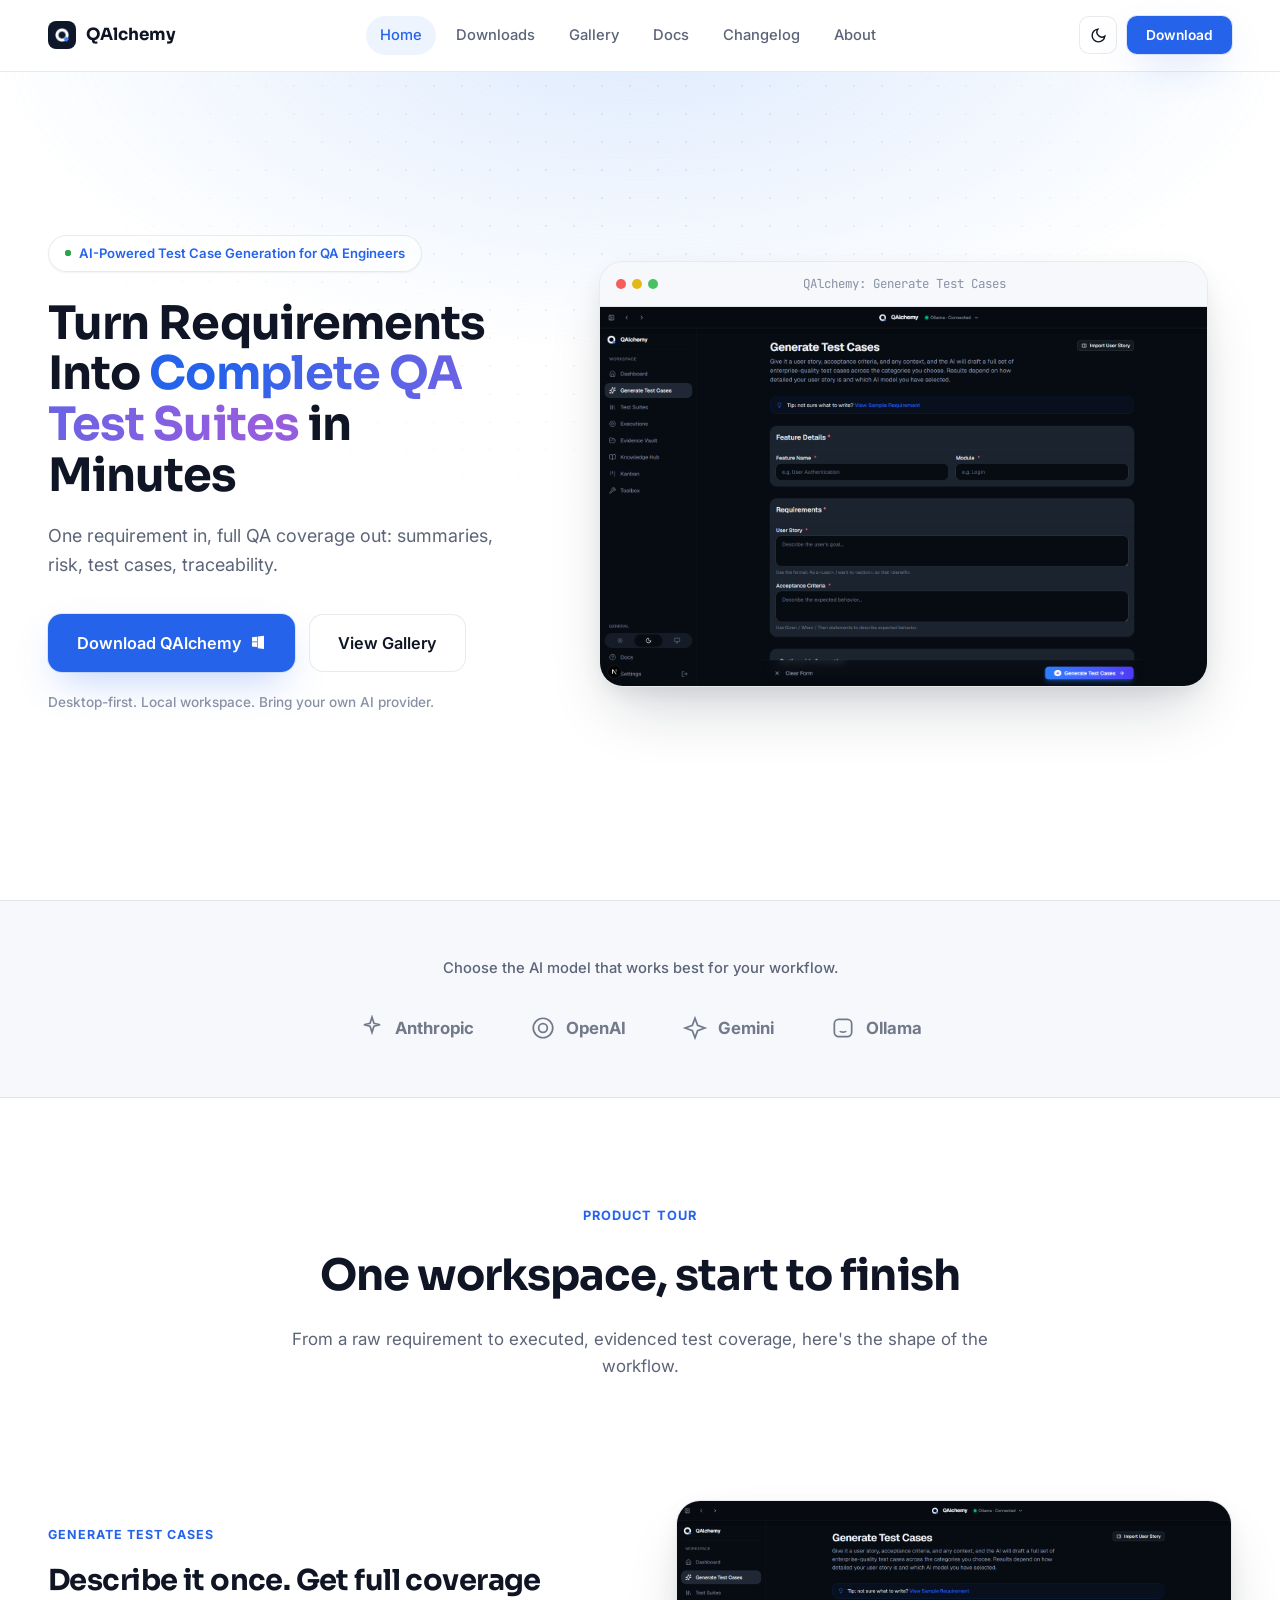
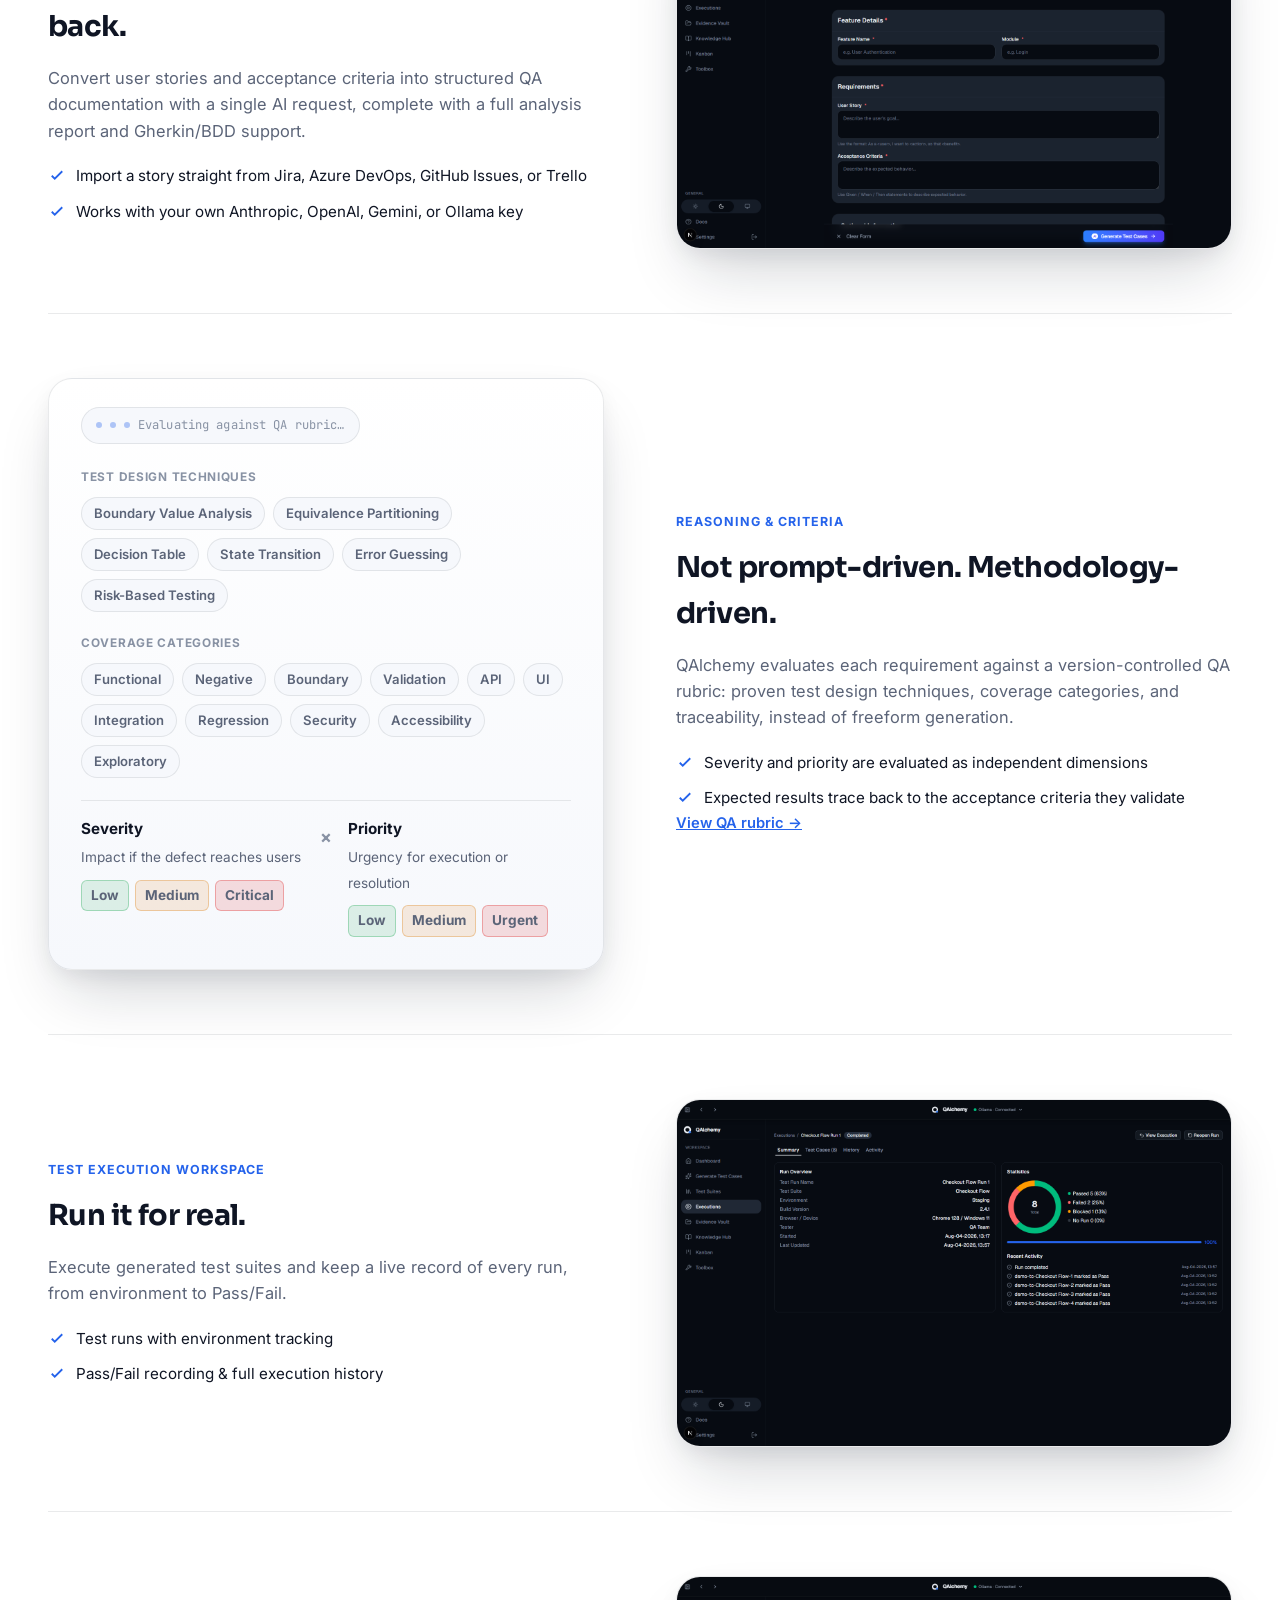
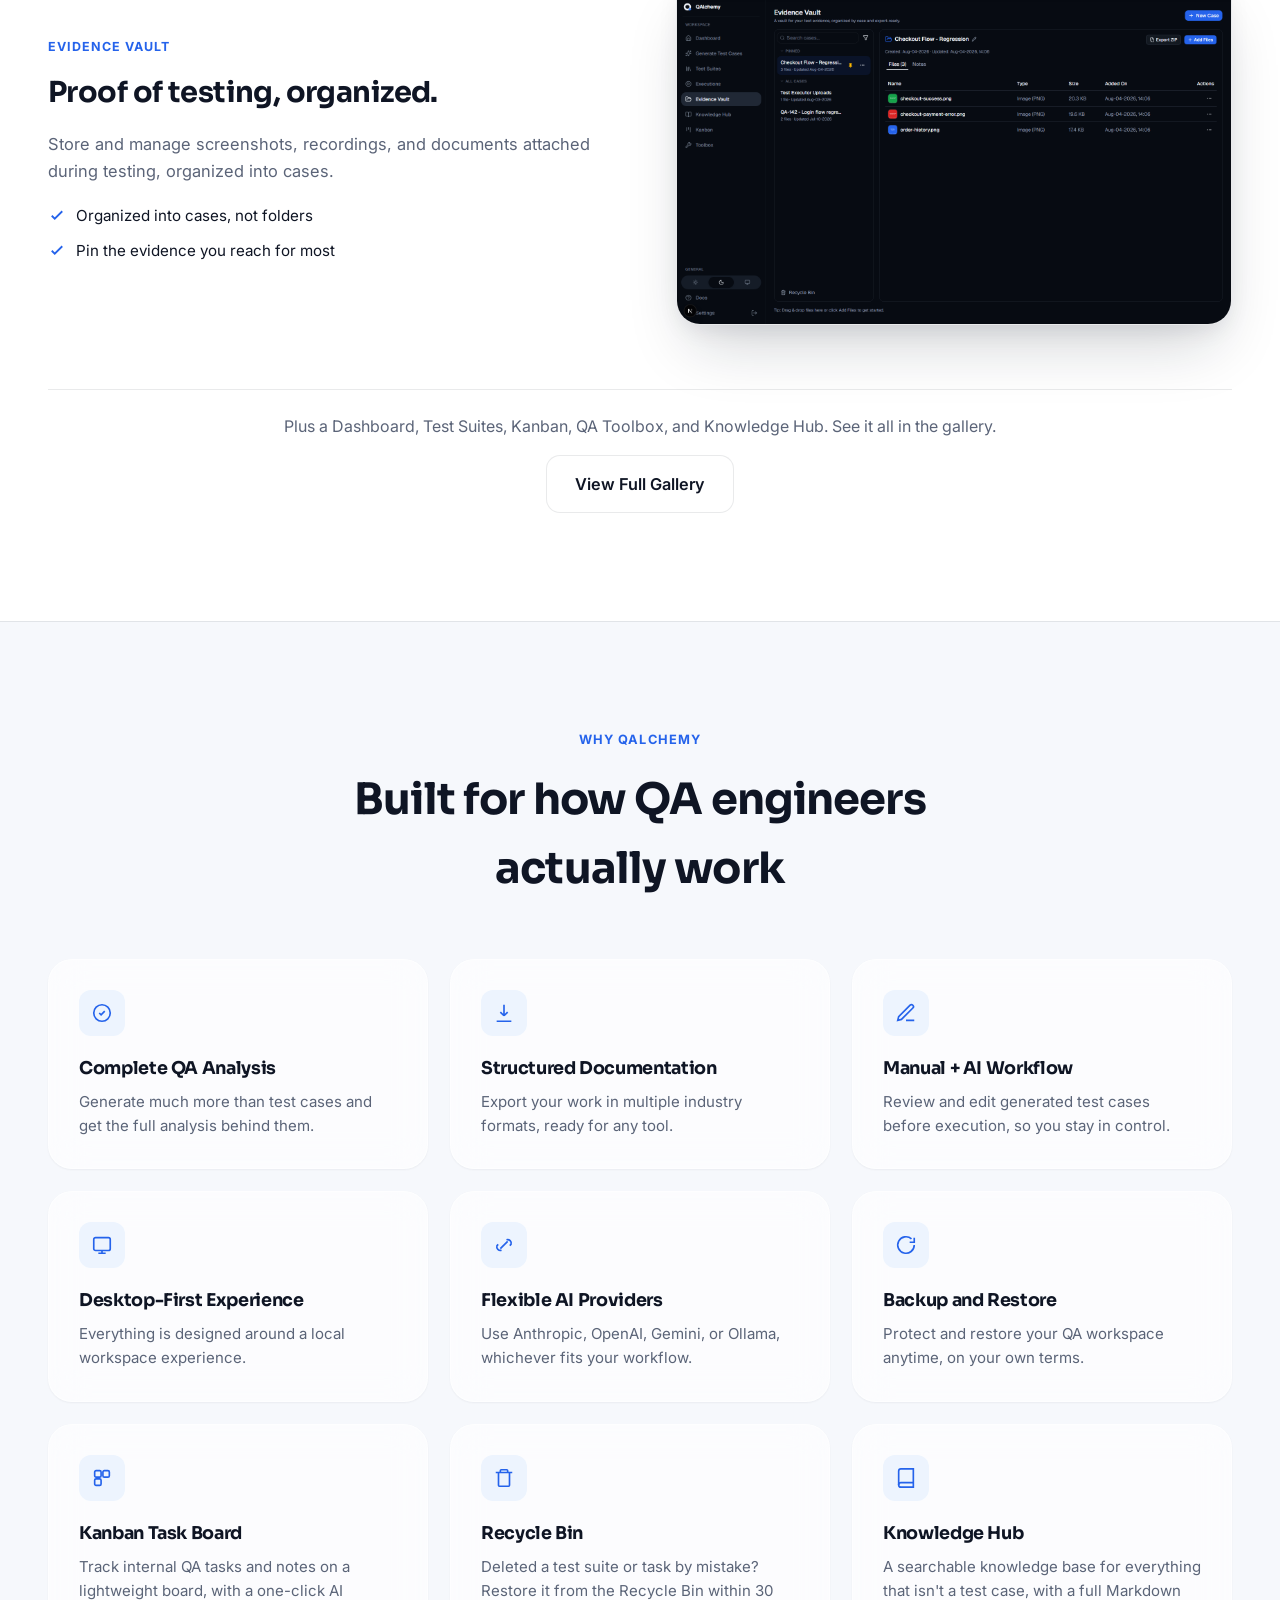
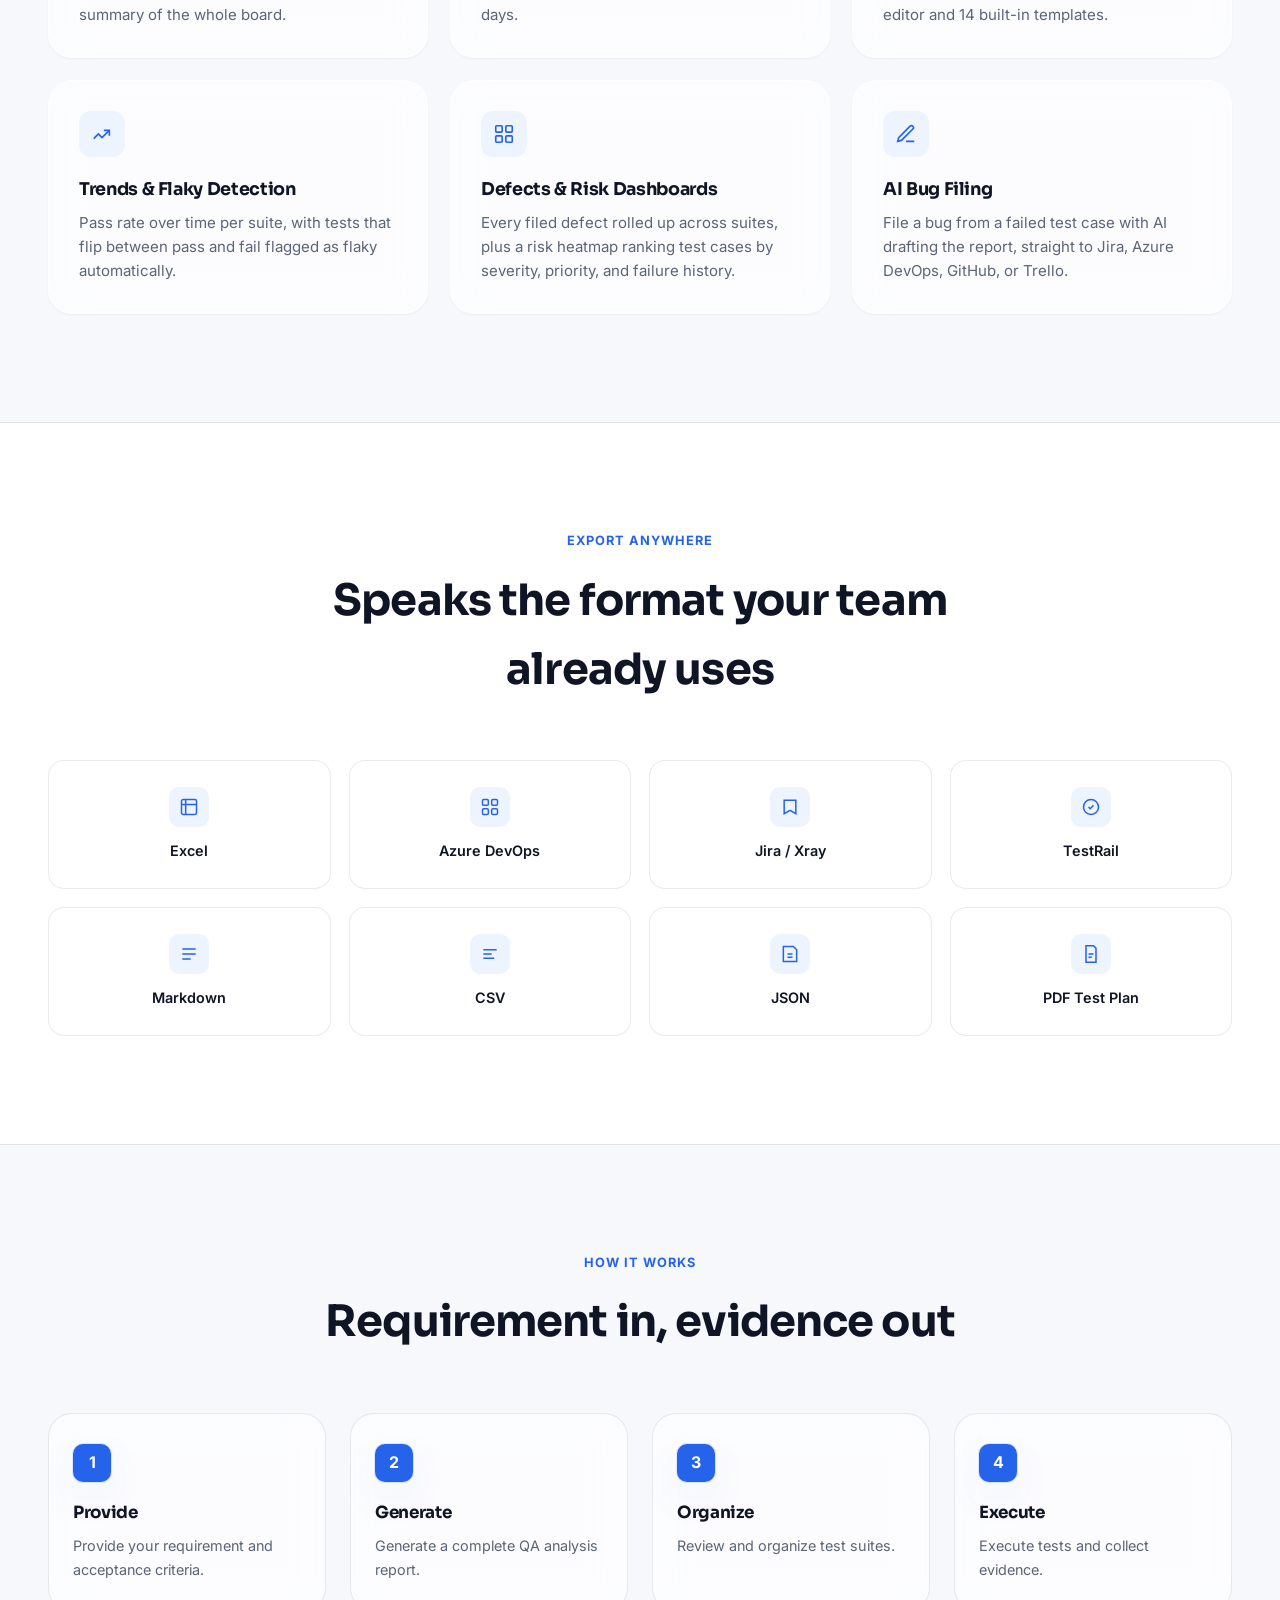
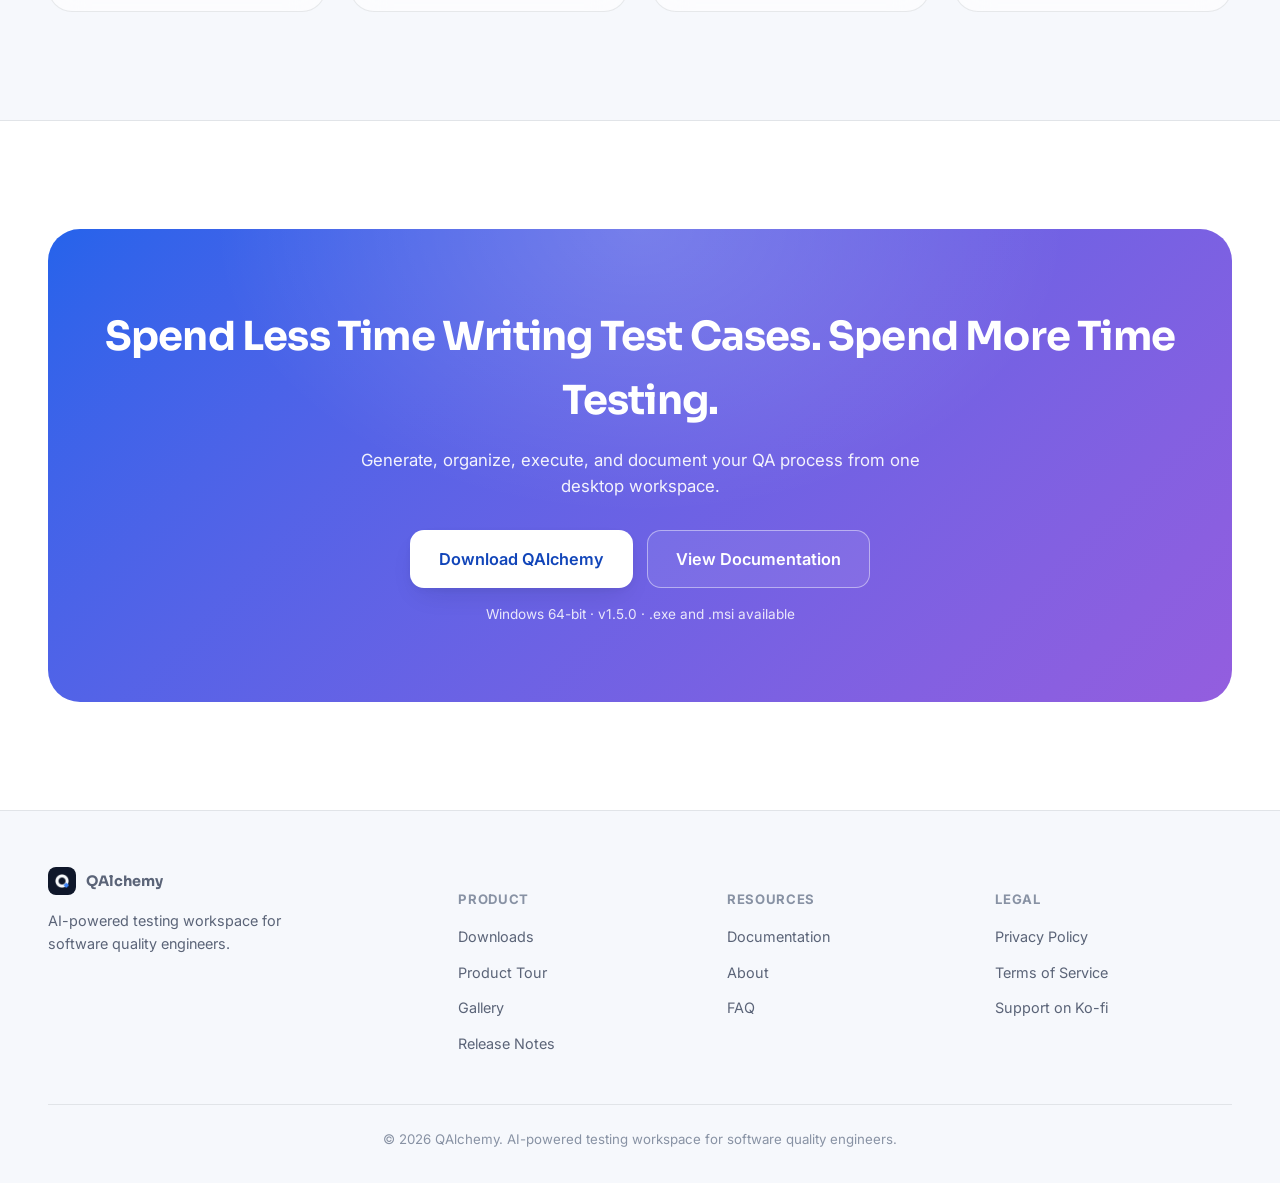
<file: index.html>
<!DOCTYPE html>
<html lang="en">
<head>
<meta charset="UTF-8">
<meta name="viewport" content="width=device-width, initial-scale=1">
<title>QAlchemy: Turn Requirements Into Complete QA Test Suites</title>
<meta name="description" content="QAlchemy turns user stories into complete QA test suites: requirement summaries, risk assessments, test cases, and traceability matrices. A local desktop workspace, any AI provider.">
<link rel="canonical" href="https://qalchemy.vercel.app/">
<meta property="og:type" content="website">
<meta property="og:site_name" content="QAlchemy">
<meta property="og:title" content="QAlchemy: Turn Requirements Into Complete QA Test Suites">
<meta property="og:description" content="QAlchemy turns user stories into complete QA test suites: requirement summaries, risk assessments, test cases, and traceability matrices. A local desktop workspace, any AI provider.">
<meta property="og:url" content="https://qalchemy.vercel.app/">
<meta property="og:image" content="https://qalchemy.vercel.app/assets/screenshots/dashboard.png">
<meta name="twitter:card" content="summary_large_image">
<meta name="twitter:title" content="QAlchemy: Turn Requirements Into Complete QA Test Suites">
<meta name="twitter:description" content="QAlchemy turns user stories into complete QA test suites: requirement summaries, risk assessments, test cases, and traceability matrices. A local desktop workspace, any AI provider.">
<meta name="twitter:image" content="https://qalchemy.vercel.app/assets/screenshots/dashboard.png">
<meta name="google-site-verification" content="LoX82VyWw7fQ0-z-_mQ2rnU_EblVdXCbMuOxPYg4RwU">
<meta name="theme-color" content="#3d5afe">
<meta name="robots" content="index, follow, max-image-preview:large">
<meta name="author" content="Buraizu Labs">
<meta property="og:locale" content="en_US">
<meta property="og:image:width" content="1600">
<meta property="og:image:height" content="1000">
<meta property="og:image:alt" content="QAlchemy dashboard showing test suites, execution stats, and recent activity">
<meta name="twitter:image:alt" content="QAlchemy dashboard showing test suites, execution stats, and recent activity">
<link rel="apple-touch-icon" href="assets/qalchemy-logo.png">
<link rel="icon" href="assets/qalchemy-logo.png">
<link rel="preconnect" href="https://fonts.googleapis.com">
<link rel="preconnect" href="https://fonts.gstatic.com" crossorigin>
<link href="https://fonts.googleapis.com/css2?family=Sora:wght@600;700;800&family=Inter:wght@400;500;600;700&family=JetBrains+Mono:wght@400;500&display=swap" rel="stylesheet">
<link rel="stylesheet" href="assets/css/main.css">
<script type="application/ld+json">
{
  "@context": "https://schema.org",
  "@type": "SoftwareApplication",
  "name": "QAlchemy",
  "operatingSystem": "Windows",
  "applicationCategory": "DeveloperApplication",
  "applicationSubCategory": "QA and Test Management Software",
  "description": "QAlchemy turns user stories and acceptance criteria into complete QA test suites: requirement summaries, risk assessments, test cases, and traceability matrices, using the AI provider of your choice.",
  "softwareVersion": "1.5.0",
  "offers": {
    "@type": "Offer",
    "price": "0",
    "priceCurrency": "USD"
  },
  "url": "https://qalchemy.vercel.app/",
  "downloadUrl": "https://qalchemy.vercel.app/downloads",
  "screenshot": "https://qalchemy.vercel.app/assets/screenshots/dashboard.png",
  "image": "https://qalchemy.vercel.app/assets/qalchemy-logo.png",
  "author": {
    "@type": "Organization",
    "name": "Buraizu Labs",
    "url": "https://buraizu-labs.vercel.app/"
  }
}
</script>
<script type="application/ld+json">
{
  "@context": "https://schema.org",
  "@type": "WebSite",
  "name": "QAlchemy",
  "url": "https://qalchemy.vercel.app/"
}
</script>
</head>
<body>

<header class="site-nav">
  <div class="wrap">
    <a href="/" class="brand">
      <img src="assets/qalchemy-logo.png" alt="QAlchemy logo">
      QAlchemy
    </a>
    <nav class="nav-links">
      <a href="/" class="active">Home</a>
      <a href="downloads">Downloads</a>
      <a href="gallery">Gallery</a>
      <a href="docs">Docs</a>
      <a href="changelog">Changelog</a>
      <a href="about">About</a>
    <a href="downloads" class="btn btn-primary mobile-cta">Download QAlchemy</a>
    </nav>
    <div class="nav-right">
      <button class="nav-toggle" id="navToggle" aria-label="Toggle menu" aria-expanded="false">
        <svg viewBox="0 0 24 24" fill="none" stroke="currentColor" stroke-width="2"><path d="M4 7h16M4 12h16M4 17h16"/></svg>
      </button>
      <button class="theme-btn" id="themeToggle" aria-label="Toggle dark mode">
        <svg id="iconMoon" viewBox="0 0 24 24" fill="none" stroke="currentColor" stroke-width="2"><path d="M21 12.79A9 9 0 1 1 11.21 3 7 7 0 0 0 21 12.79z"/></svg>
        <svg id="iconSun" style="display:none" viewBox="0 0 24 24" fill="none" stroke="currentColor" stroke-width="2"><circle cx="12" cy="12" r="4"/><path d="M12 2v2M12 20v2M4.93 4.93l1.41 1.41M17.66 17.66l1.41 1.41M2 12h2M20 12h2M6.34 17.66l-1.41 1.41M19.07 4.93l-1.41 1.41"/></svg>
      </button>
      <a href="downloads" class="btn btn-primary">Download</a>
    </div>
  </div>
</header>

<main>

  <!-- HERO -->
  <section class="hero">
    <div class="wrap hero-grid">
      <div class="hero-copy">
        <span class="badge"><span class="dot"></span>AI-Powered Test Case Generation for QA Engineers</span>
        <h1>Turn Requirements Into <span class="grad">Complete QA Test Suites</span> in Minutes</h1>
        <p class="lead">One requirement in, full QA coverage out: summaries, risk, test cases, traceability.</p>
        <div class="hero-actions">
          <a href="downloads" class="btn btn-primary btn-lg">
            Download QAlchemy
            <svg viewBox="0 0 24 24" fill="currentColor"><path d="M3 3.5l7.6-1.05v7.35H3V3.5zm8.6-1.2L21 1v9.75H11.6V2.3zM3 10.8h7.6v7.35L3 17.1V10.8zm8.6 0H21V21l-9.4-1.3V10.8z"/></svg>
          </a>
          <a href="gallery" class="btn btn-ghost btn-lg">View Gallery</a>
        </div>
        <p class="hero-note">Desktop-first. Local workspace. Bring your own AI provider.</p>
      </div>

      <div class="hero-visual reveal">
        <div class="hero-shot-main" id="hero-carousel">
          <div class="browserbar">
            <div class="dots"><span></span><span></span><span></span></div>
            <div class="urlbar" id="hero-carousel-label">QAlchemy: Generate Test Cases</div>
            <div style="width:40px"></div>
          </div>
          <div class="hero-carousel-frame">
            <img src="assets/screenshots/generate.png" alt="QAlchemy Generate Test Cases screen" class="hero-carousel-img is-active" data-label="QAlchemy: Generate Test Cases">
            <img src="assets/screenshots/dashboard.png" alt="QAlchemy Dashboard screen" class="hero-carousel-img" data-label="QAlchemy: Dashboard">
            <img src="assets/screenshots/trends.png" alt="QAlchemy Trends screen" class="hero-carousel-img" data-label="QAlchemy: Executions / Trends">
            <img src="assets/screenshots/executor.png" alt="QAlchemy Test Execution Workspace screen" class="hero-carousel-img" data-label="QAlchemy: Execution Workspace">
          </div>
        </div>
      </div>
    </div>
  </section>

  <!-- TRUSTED AI PROVIDERS -->
  <section class="providers-strip">
    <div class="wrap">
      <p>Choose the AI model that works best for your workflow.</p>
      <div class="provider-row reveal">
        <span class="provider-chip">
          <svg viewBox="0 0 24 24" fill="none" stroke="currentColor" stroke-width="1.6"><path d="M12 2l1.8 5.6L19.5 9l-5.7 1.4L12 16l-1.8-5.6L4.5 9l5.7-1.4z"/></svg>
          Anthropic
        </span>
        <span class="provider-chip">
          <svg viewBox="0 0 24 24" fill="none" stroke="currentColor" stroke-width="1.6"><circle cx="12" cy="12" r="9"/><path d="M8 12a4 4 0 118 0 4 4 0 01-8 0z"/></svg>
          OpenAI
        </span>
        <span class="provider-chip">
          <svg viewBox="0 0 24 24" fill="none" stroke="currentColor" stroke-width="1.6"><path d="M12 3l2.4 6.6L21 12l-6.6 2.4L12 21l-2.4-6.6L3 12l6.6-2.4z"/></svg>
          Gemini
        </span>
        <span class="provider-chip">
          <svg viewBox="0 0 24 24" fill="none" stroke="currentColor" stroke-width="1.6"><rect x="4" y="4" width="16" height="16" rx="4"/><path d="M9 9h.01M15 9h.01M9 15c1 1 5 1 6 0"/></svg>
          Ollama
        </span>
      </div>
    </div>
  </section>

  <!-- SCREENSHOT SHOWCASE -->
  <section id="showcase">
    <div class="wrap">
      <div class="section-head reveal">
        <span class="kicker">Product Tour</span>
        <h2>One workspace, start to finish</h2>
        <p>From a raw requirement to executed, evidenced test coverage, here's the shape of the workflow.</p>
      </div>

      <div class="showcase-row reveal">
        <div class="showcase-text">
          <span class="kicker">Generate Test Cases</span>
          <h3>Describe it once. Get full coverage back.</h3>
          <p>Convert user stories and acceptance criteria into structured QA documentation with a single AI request, complete with a full analysis report and Gherkin/BDD support.</p>
          <ul class="showcase-list">
            <li><svg viewBox="0 0 24 24" fill="none" stroke="currentColor" stroke-width="2.4"><path d="M5 13l4 4L19 7"/></svg> Import a story straight from Jira, Azure DevOps, GitHub Issues, or Trello</li>
            <li><svg viewBox="0 0 24 24" fill="none" stroke="currentColor" stroke-width="2.4"><path d="M5 13l4 4L19 7"/></svg> Works with your own Anthropic, OpenAI, Gemini, or Ollama key</li>
          </ul>
        </div>
        <div class="showcase-media"><img src="assets/screenshots/generate.png" alt="Generate Test Cases page"></div>
      </div>

      <div class="showcase-row reverse reveal">
        <div class="showcase-text">
          <span class="kicker">Reasoning &amp; Criteria</span>
          <h3>Not prompt-driven. Methodology-driven.</h3>
          <p>QAlchemy evaluates each requirement against a version-controlled QA rubric: proven test design techniques, coverage categories, and traceability, instead of freeform generation.</p>
          <ul class="showcase-list">
            <li><svg viewBox="0 0 24 24" fill="none" stroke="currentColor" stroke-width="2.4"><path d="M5 13l4 4L19 7"/></svg> Severity and priority are evaluated as independent dimensions</li>
            <li><svg viewBox="0 0 24 24" fill="none" stroke="currentColor" stroke-width="2.4"><path d="M5 13l4 4L19 7"/></svg> Expected results trace back to the acceptance criteria they validate</li>
          </ul>
          <a href="docs#doc-generate-reasoning" style="color:var(--primary); text-decoration:underline; font-size:0.92rem; font-weight:600;">View QA rubric &rarr;</a>
        </div>
        <div class="showcase-media rubric-card">
          <div class="rubric-think-bar">
            <span class="rubric-think-dot"></span>
            <span class="rubric-think-dot"></span>
            <span class="rubric-think-dot"></span>
            <span class="rubric-think-text">Evaluating against QA rubric&hellip;</span>
          </div>

          <div>
            <span class="rubric-label">Test design techniques</span>
            <div class="rubric-chips">
              <span class="rubric-chip">Boundary Value Analysis</span>
              <span class="rubric-chip">Equivalence Partitioning</span>
              <span class="rubric-chip">Decision Table</span>
              <span class="rubric-chip">State Transition</span>
              <span class="rubric-chip">Error Guessing</span>
              <span class="rubric-chip">Risk-Based Testing</span>
            </div>
          </div>

          <div>
            <span class="rubric-label">Coverage categories</span>
            <div class="rubric-chips">
              <span class="rubric-chip">Functional</span>
              <span class="rubric-chip">Negative</span>
              <span class="rubric-chip">Boundary</span>
              <span class="rubric-chip">Validation</span>
              <span class="rubric-chip">API</span>
              <span class="rubric-chip">UI</span>
              <span class="rubric-chip">Integration</span>
              <span class="rubric-chip">Regression</span>
              <span class="rubric-chip">Security</span>
              <span class="rubric-chip">Accessibility</span>
              <span class="rubric-chip">Exploratory</span>
            </div>
          </div>

          <div class="rubric-axis">
            <div class="rubric-axis-item">
              <strong>Severity</strong>
              <span>Impact if the defect reaches users</span>
              <div class="rubric-scale">
                <span class="rubric-scale-pill sev-low">Low</span>
                <span class="rubric-scale-pill sev-med">Medium</span>
                <span class="rubric-scale-pill sev-high">Critical</span>
              </div>
            </div>
            <span class="rubric-axis-sep">&times;</span>
            <div class="rubric-axis-item">
              <strong>Priority</strong>
              <span>Urgency for execution or resolution</span>
              <div class="rubric-scale">
                <span class="rubric-scale-pill pri-low">Low</span>
                <span class="rubric-scale-pill pri-med">Medium</span>
                <span class="rubric-scale-pill pri-high">Urgent</span>
              </div>
            </div>
          </div>
        </div>
      </div>

      <div class="showcase-row reveal">
        <div class="showcase-text">
          <span class="kicker">Test Execution Workspace</span>
          <h3>Run it for real.</h3>
          <p>Execute generated test suites and keep a live record of every run, from environment to Pass/Fail.</p>
          <ul class="showcase-list">
            <li><svg viewBox="0 0 24 24" fill="none" stroke="currentColor" stroke-width="2.4"><path d="M5 13l4 4L19 7"/></svg> Test runs with environment tracking</li>
            <li><svg viewBox="0 0 24 24" fill="none" stroke="currentColor" stroke-width="2.4"><path d="M5 13l4 4L19 7"/></svg> Pass/Fail recording &amp; full execution history</li>
          </ul>
        </div>
        <div class="showcase-media"><img src="assets/screenshots/executor.png" alt="Test execution workspace"></div>
      </div>

      <div class="showcase-row reveal">
        <div class="showcase-text">
          <span class="kicker">Evidence Vault</span>
          <h3>Proof of testing, organized.</h3>
          <p>Store and manage screenshots, recordings, and documents attached during testing, organized into cases.</p>
          <ul class="showcase-list">
            <li><svg viewBox="0 0 24 24" fill="none" stroke="currentColor" stroke-width="2.4"><path d="M5 13l4 4L19 7"/></svg> Organized into cases, not folders</li>
            <li><svg viewBox="0 0 24 24" fill="none" stroke="currentColor" stroke-width="2.4"><path d="M5 13l4 4L19 7"/></svg> Pin the evidence you reach for most</li>
          </ul>
        </div>
        <div class="showcase-media"><img src="assets/screenshots/evidence.png" alt="Evidence Vault page"></div>
      </div>

      <div style="text-align:center; margin-top:24px;">
        <p style="color:var(--fg-muted); margin-bottom:16px;">Plus a Dashboard, Test Suites, Kanban, QA Toolbox, and Knowledge Hub. See it all in the gallery.</p>
        <a href="gallery" class="btn btn-ghost btn-lg">View Full Gallery</a>
      </div>
    </div>
  </section>

  <!-- WHY QALCHEMY -->
  <section style="background: var(--bg-subtle); border-top:1px solid var(--border); border-bottom:1px solid var(--border);">
    <div class="wrap">
      <div class="section-head reveal">
        <span class="kicker">Why QAlchemy</span>
        <h2>Built for how QA engineers actually work</h2>
      </div>
      <div class="card-grid reveal">
        <div class="feature-card">
          <div class="feature-icon"><svg viewBox="0 0 24 24" fill="none" stroke="currentColor" stroke-width="1.8"><path d="M9 12l2 2 4-4"/><circle cx="12" cy="12" r="9"/></svg></div>
          <h3>Complete QA Analysis</h3>
          <p>Generate much more than test cases and get the full analysis behind them.</p>
        </div>
        <div class="feature-card">
          <div class="feature-icon"><svg viewBox="0 0 24 24" fill="none" stroke="currentColor" stroke-width="1.8"><path d="M12 3v12m0 0l4-4m-4 4l-4-4M4 21h16"/></svg></div>
          <h3>Structured Documentation</h3>
          <p>Export your work in multiple industry formats, ready for any tool.</p>
        </div>
        <div class="feature-card">
          <div class="feature-icon"><svg viewBox="0 0 24 24" fill="none" stroke="currentColor" stroke-width="1.8"><path d="M12 20h9M16.5 3.5a2.1 2.1 0 013 3L7 19l-4 1 1-4z"/></svg></div>
          <h3>Manual + AI Workflow</h3>
          <p>Review and edit generated test cases before execution, so you stay in control.</p>
        </div>
        <div class="feature-card">
          <div class="feature-icon"><svg viewBox="0 0 24 24" fill="none" stroke="currentColor" stroke-width="1.8"><rect x="3" y="4" width="18" height="14" rx="2"/><path d="M8 21h8M12 18v3"/></svg></div>
          <h3>Desktop-First Experience</h3>
          <p>Everything is designed around a local workspace experience.</p>
        </div>
        <div class="feature-card">
          <div class="feature-icon"><svg viewBox="0 0 24 24" fill="none" stroke="currentColor" stroke-width="1.8"><path d="M14.7 6.3a4 4 0 015 5l-1.4 1.4M9.3 17.7a4 4 0 01-5-5l1.4-1.4"/><path d="M8 16l8-8"/></svg></div>
          <h3>Flexible AI Providers</h3>
          <p>Use Anthropic, OpenAI, Gemini, or Ollama, whichever fits your workflow.</p>
        </div>
        <div class="feature-card">
          <div class="feature-icon"><svg viewBox="0 0 24 24" fill="none" stroke="currentColor" stroke-width="1.8"><path d="M21 12a9 9 0 11-3-6.7M21 4v5h-5"/></svg></div>
          <h3>Backup and Restore</h3>
          <p>Protect and restore your QA workspace anytime, on your own terms.</p>
        </div>
        <div class="feature-card">
          <div class="feature-icon"><svg viewBox="0 0 24 24" fill="none" stroke="currentColor" stroke-width="1.8"><rect x="4" y="4" width="7" height="7" rx="1.5"/><rect x="13" y="4" width="7" height="7" rx="1.5"/><rect x="4" y="13" width="7" height="7" rx="1.5"/></svg></div>
          <h3>Kanban Task Board</h3>
          <p>Track internal QA tasks and notes on a lightweight board, with a one-click AI summary of the whole board.</p>
        </div>
        <div class="feature-card">
          <div class="feature-icon"><svg viewBox="0 0 24 24" fill="none" stroke="currentColor" stroke-width="1.8"><path d="M3 6h18M8 6V4a1 1 0 011-1h6a1 1 0 011 1v2m2 0v14a1 1 0 01-1 1H7a1 1 0 01-1-1V6"/></svg></div>
          <h3>Recycle Bin</h3>
          <p>Deleted a test suite or task by mistake? Restore it from the Recycle Bin within 30 days.</p>
        </div>
        <div class="feature-card">
          <div class="feature-icon"><svg viewBox="0 0 24 24" fill="none" stroke="currentColor" stroke-width="1.8"><path d="M4 19.5A2.5 2.5 0 016.5 17H20"/><path d="M6.5 2H20v20H6.5A2.5 2.5 0 014 19.5v-15A2.5 2.5 0 016.5 2z"/></svg></div>
          <h3>Knowledge Hub</h3>
          <p>A searchable knowledge base for everything that isn't a test case, with a full Markdown editor and 14 built-in templates.</p>
        </div>
        <div class="feature-card">
          <div class="feature-icon"><svg viewBox="0 0 24 24" fill="none" stroke="currentColor" stroke-width="1.8"><path d="M3 17l5-5 4 4 8-8"/><path d="M14 8h6v6"/></svg></div>
          <h3>Trends &amp; Flaky Detection</h3>
          <p>Pass rate over time per suite, with tests that flip between pass and fail flagged as flaky automatically.</p>
        </div>
        <div class="feature-card">
          <div class="feature-icon"><svg viewBox="0 0 24 24" fill="none" stroke="currentColor" stroke-width="1.8"><rect x="3" y="3" width="7" height="7" rx="1"/><rect x="14" y="3" width="7" height="7" rx="1"/><rect x="3" y="14" width="7" height="7" rx="1"/><rect x="14" y="14" width="7" height="7" rx="1"/></svg></div>
          <h3>Defects &amp; Risk Dashboards</h3>
          <p>Every filed defect rolled up across suites, plus a risk heatmap ranking test cases by severity, priority, and failure history.</p>
        </div>
        <div class="feature-card">
          <div class="feature-icon"><svg viewBox="0 0 24 24" fill="none" stroke="currentColor" stroke-width="1.8"><path d="M12 20h9M16.5 3.5a2.1 2.1 0 013 3L7 19l-4 1 1-4z"/></svg></div>
          <h3>AI Bug Filing</h3>
          <p>File a bug from a failed test case with AI drafting the report, straight to Jira, Azure DevOps, GitHub, or Trello.</p>
        </div>
      </div>
    </div>
  </section>

  <!-- EXPORT FORMATS -->
  <section>
    <div class="wrap">
      <div class="section-head reveal">
        <span class="kicker">Export Anywhere</span>
        <h2>Speaks the format your team already uses</h2>
      </div>
      <div class="export-grid reveal">
        <div class="export-card"><div class="ico"><svg viewBox="0 0 24 24" fill="none" stroke="currentColor" stroke-width="1.8"><rect x="3" y="3" width="18" height="18" rx="2"/><path d="M8 3v18M3 9h18"/></svg></div><span>Excel</span></div>
        <div class="export-card"><div class="ico"><svg viewBox="0 0 24 24" fill="none" stroke="currentColor" stroke-width="1.8"><rect x="3" y="3" width="7" height="7" rx="1.5"/><rect x="14" y="3" width="7" height="7" rx="1.5"/><rect x="3" y="14" width="7" height="7" rx="1.5"/><rect x="14" y="14" width="7" height="7" rx="1.5"/></svg></div><span>Azure DevOps</span></div>
        <div class="export-card"><div class="ico"><svg viewBox="0 0 24 24" fill="none" stroke="currentColor" stroke-width="1.8"><path d="M5 4h14v16l-7-4-7 4z"/></svg></div><span>Jira / Xray</span></div>
        <div class="export-card"><div class="ico"><svg viewBox="0 0 24 24" fill="none" stroke="currentColor" stroke-width="1.8"><path d="M9 12l2 2 4-4"/><circle cx="12" cy="12" r="9"/></svg></div><span>TestRail</span></div>
        <div class="export-card"><div class="ico"><svg viewBox="0 0 24 24" fill="none" stroke="currentColor" stroke-width="1.8"><path d="M4 6h16M4 12h16M4 18h10"/></svg></div><span>Markdown</span></div>
        <div class="export-card"><div class="ico"><svg viewBox="0 0 24 24" fill="none" stroke="currentColor" stroke-width="1.8"><path d="M4 7h16M4 12h10M4 17h13"/></svg></div><span>CSV</span></div>
        <div class="export-card"><div class="ico"><svg viewBox="0 0 24 24" fill="none" stroke="currentColor" stroke-width="1.8"><path d="M8 3h8l4 4v14H4V3z"/><path d="M9 12h6M9 16h6"/></svg></div><span>JSON</span></div>
        <div class="export-card"><div class="ico"><svg viewBox="0 0 24 24" fill="none" stroke="currentColor" stroke-width="1.8"><path d="M6 2h9l3 3v17H6z"/><path d="M9 12h6M9 16h4"/></svg></div><span>PDF Test Plan</span></div>
      </div>
    </div>
  </section>

  <!-- HOW IT WORKS -->
  <section style="background: var(--bg-subtle); border-top:1px solid var(--border); border-bottom:1px solid var(--border);">
    <div class="wrap">
      <div class="section-head reveal">
        <span class="kicker">How It Works</span>
        <h2>Requirement in, evidence out</h2>
      </div>
      <div class="steps reveal">
        <div class="step">
          <div class="num">1</div>
          <h4>Provide</h4>
          <p>Provide your requirement and acceptance criteria.</p>
        </div>
        <div class="step">
          <div class="num">2</div>
          <h4>Generate</h4>
          <p>Generate a complete QA analysis report.</p>
        </div>
        <div class="step">
          <div class="num">3</div>
          <h4>Organize</h4>
          <p>Review and organize test suites.</p>
        </div>
        <div class="step">
          <div class="num">4</div>
          <h4>Execute</h4>
          <p>Execute tests and collect evidence.</p>
        </div>
      </div>
    </div>
  </section>

  <!-- FINAL CTA -->
  <section id="download">
    <div class="wrap">
      <div class="cta-band reveal">
        <h2>Spend Less Time Writing Test Cases. Spend More Time Testing.</h2>
        <p>Generate, organize, execute, and document your QA process from one desktop workspace.</p>
        <div class="hero-actions">
          <a href="downloads" class="btn btn-primary btn-lg">Download QAlchemy</a>
          <a href="docs" class="btn btn-ghost btn-lg">View Documentation</a>
        </div>
        <p style="margin-top:16px; font-size:0.85rem; opacity:.85;">Windows 64-bit &middot; v1.5.0 &middot; .exe and .msi available</p>
      </div>
    </div>
  </section>

</main>

<footer>
  <div class="wrap">
    <div class="foot-grid">
      <div class="foot-col">
        <a href="/" class="brand" style="margin-bottom:14px;">
          <img src="assets/qalchemy-logo.png" alt="QAlchemy logo">
          QAlchemy
        </a>
        <p style="color: var(--fg-muted); font-size:0.9rem; max-width:280px; margin-top:12px;">AI-powered testing workspace for software quality engineers.</p>
      </div>
      <div class="foot-col">
        <h5>Product</h5>
        <ul>
          <li><a href="downloads">Downloads</a></li>
          <li><a href="/#showcase">Product Tour</a></li>
          <li><a href="gallery">Gallery</a></li>
          <li><a href="changelog">Release Notes</a></li>
        </ul>
      </div>
      <div class="foot-col">
        <h5>Resources</h5>
        <ul>
          <li><a href="docs">Documentation</a></li>
          <li><a href="about">About</a></li>
          <li><a href="docs#doc-faq">FAQ</a></li>
        </ul>
      </div>
      <div class="foot-col">
        <h5>Legal</h5>
        <ul>
          <li><a href="privacy">Privacy Policy</a></li>
          <li><a href="terms">Terms of Service</a></li>
          <li><a href="https://ko-fi.com/buraizuuu" target="_blank" rel="noopener noreferrer">Support on Ko-fi</a></li>
        </ul>
      </div>
    </div>
    <div class="foot-bottom">
      <span>&copy; <span class="js-year">2026</span> QAlchemy. AI-powered testing workspace for software quality engineers.</span>
    </div>
  </div>
</footer>

<script src="assets/js/main.js"></script>
</body>
</html>
</file>
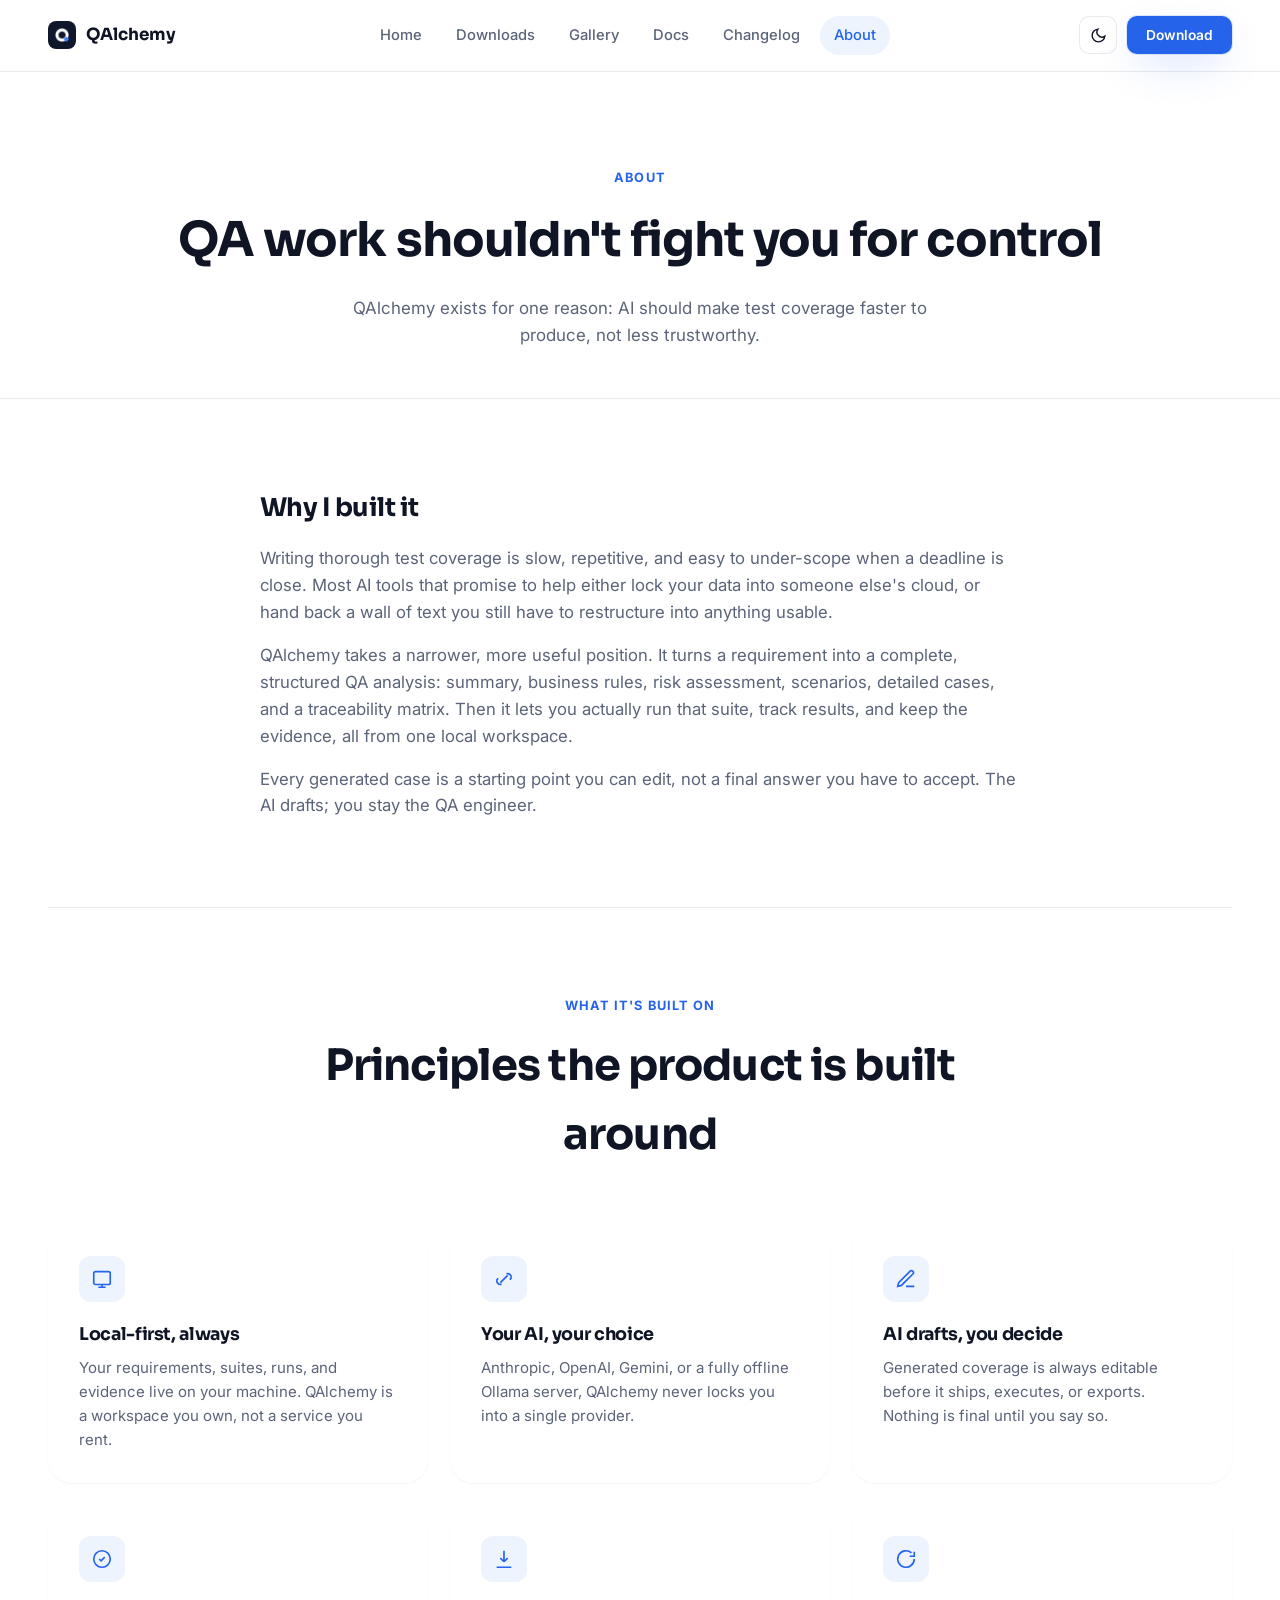
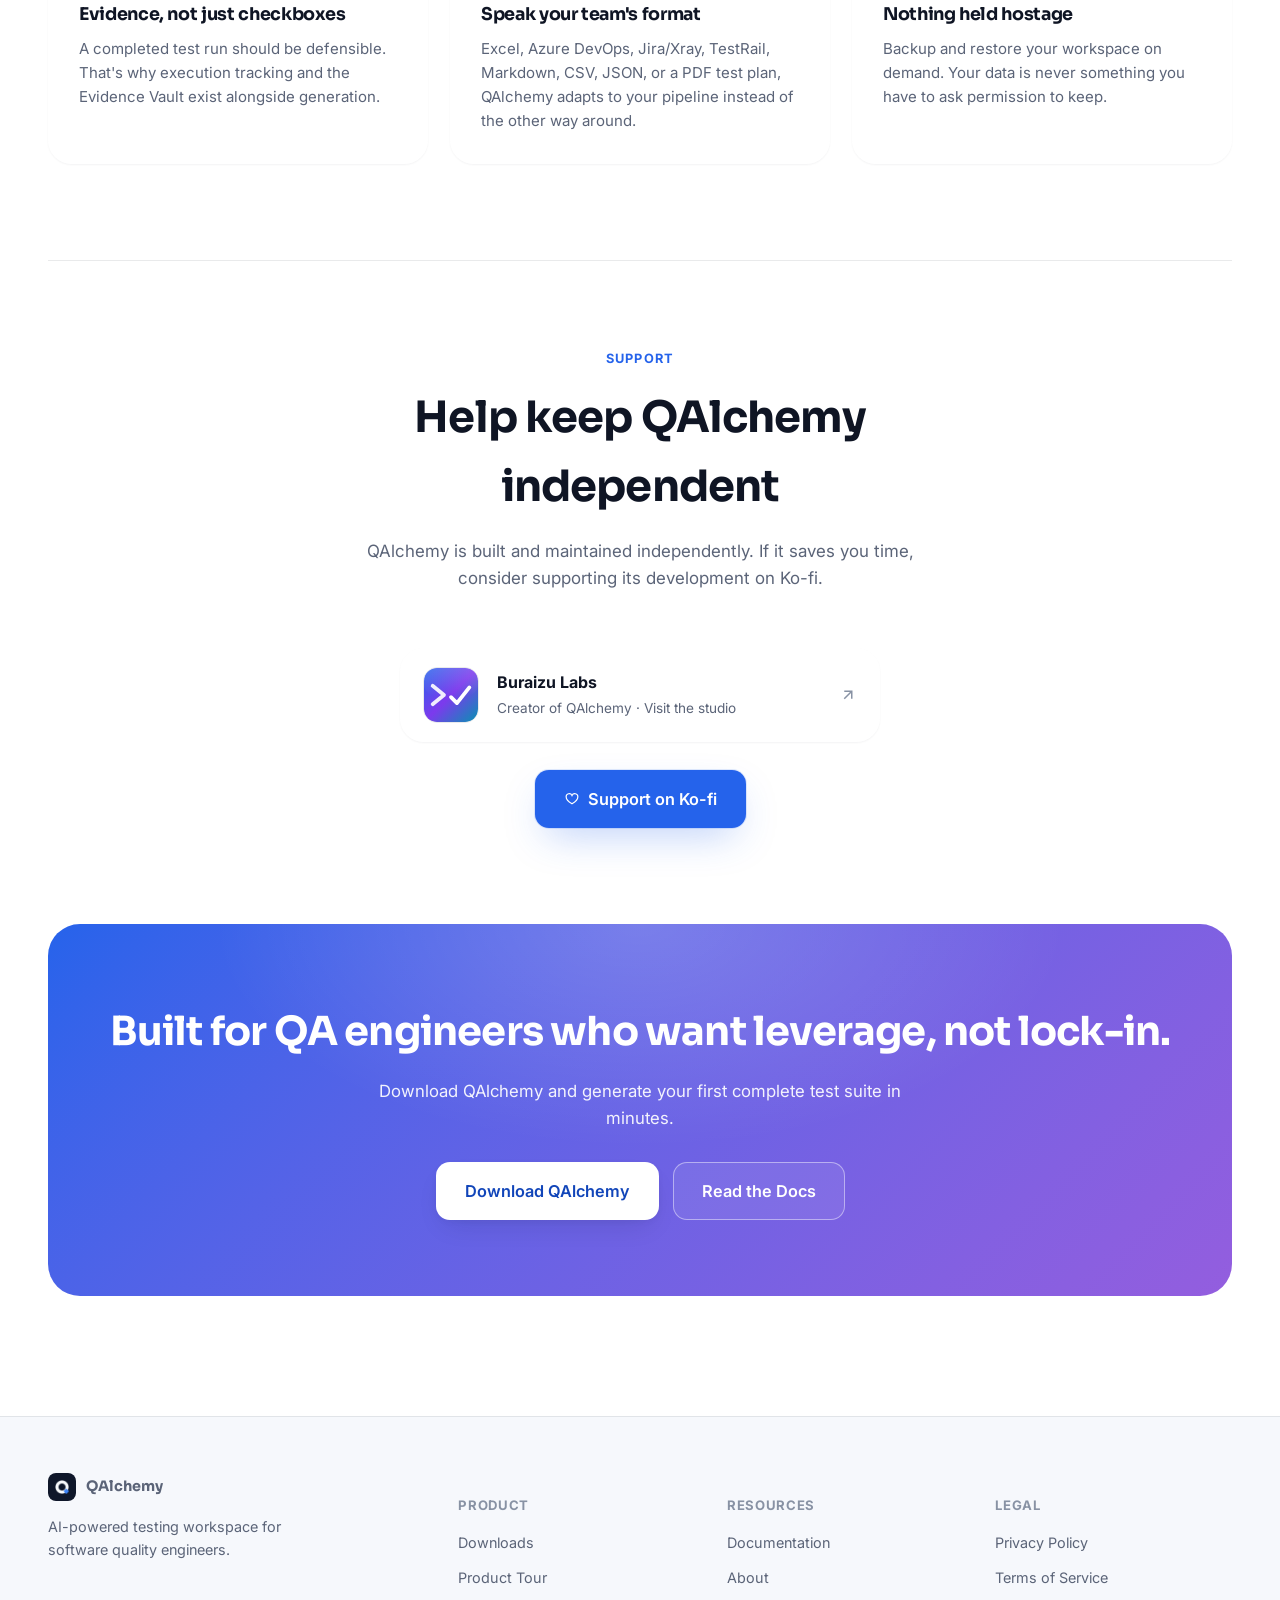
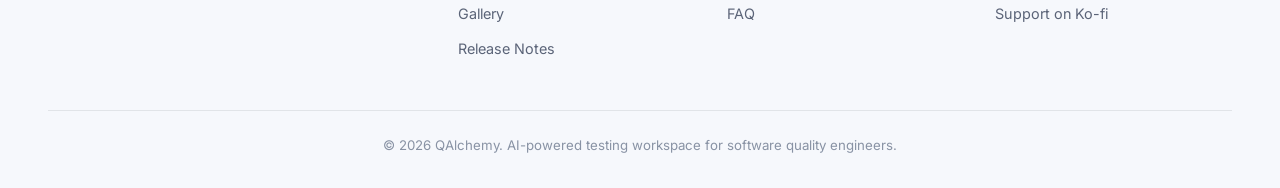
<file: about.html>
<!DOCTYPE html>
<html lang="en">
<head>
<meta charset="UTF-8">
<meta name="viewport" content="width=device-width, initial-scale=1">
<title>About | QAlchemy</title>
<meta name="description" content="QAlchemy is a local-first desktop workspace that turns requirements into complete QA test suites, built for QA engineers who want AI leverage without giving up control.">
<link rel="canonical" href="https://qalchemy.vercel.app/about">
<meta property="og:type" content="website">
<meta property="og:site_name" content="QAlchemy">
<meta property="og:title" content="About | QAlchemy">
<meta property="og:description" content="QAlchemy is a local-first desktop workspace that turns requirements into complete QA test suites, built for QA engineers who want AI leverage without giving up control.">
<meta property="og:url" content="https://qalchemy.vercel.app/about">
<meta property="og:image" content="https://qalchemy.vercel.app/assets/screenshots/dashboard.png">
<meta name="twitter:card" content="summary_large_image">
<meta name="twitter:title" content="About | QAlchemy">
<meta name="twitter:description" content="QAlchemy is a local-first desktop workspace that turns requirements into complete QA test suites, built for QA engineers who want AI leverage without giving up control.">
<meta name="twitter:image" content="https://qalchemy.vercel.app/assets/screenshots/dashboard.png">
<meta name="theme-color" content="#3d5afe">
<meta name="robots" content="index, follow, max-image-preview:large">
<meta name="author" content="Buraizu Labs">
<meta property="og:locale" content="en_US">
<meta property="og:image:width" content="1600">
<meta property="og:image:height" content="1000">
<meta property="og:image:alt" content="QAlchemy dashboard showing test suites, execution stats, and recent activity">
<meta name="twitter:image:alt" content="QAlchemy dashboard showing test suites, execution stats, and recent activity">
<link rel="apple-touch-icon" href="assets/qalchemy-logo.png">
<script type="application/ld+json">
{"@context":"https://schema.org","@type":"BreadcrumbList","itemListElement":[{"@type":"ListItem","position":1,"name":"Home","item":"https://qalchemy.vercel.app/"},{"@type":"ListItem","position":2,"name":"About","item":"https://qalchemy.vercel.app/about"}]}
</script>
<link rel="icon" href="assets/qalchemy-logo.png">
<link rel="preconnect" href="https://fonts.googleapis.com">
<link rel="preconnect" href="https://fonts.gstatic.com" crossorigin>
<link href="https://fonts.googleapis.com/css2?family=Sora:wght@600;700;800&family=Inter:wght@400;500;600;700&family=JetBrains+Mono:wght@400;500&display=swap" rel="stylesheet">
<link rel="stylesheet" href="assets/css/main.css">
</head>
<body>

<header class="site-nav">
  <div class="wrap">
    <a href="/" class="brand">
      <img src="assets/qalchemy-logo.png" alt="QAlchemy logo">
      QAlchemy
    </a>
    <nav class="nav-links">
      <a href="/">Home</a>
      <a href="downloads">Downloads</a>
      <a href="gallery">Gallery</a>
      <a href="docs">Docs</a>
      <a href="changelog">Changelog</a>
      <a href="about" class="active">About</a>
    <a href="downloads" class="btn btn-primary mobile-cta">Download QAlchemy</a>
    </nav>
    <div class="nav-right">
      <button class="nav-toggle" id="navToggle" aria-label="Toggle menu" aria-expanded="false">
        <svg viewBox="0 0 24 24" fill="none" stroke="currentColor" stroke-width="2"><path d="M4 7h16M4 12h16M4 17h16"/></svg>
      </button>
      <button class="theme-btn" id="themeToggle" aria-label="Toggle dark mode">
        <svg id="iconMoon" viewBox="0 0 24 24" fill="none" stroke="currentColor" stroke-width="2"><path d="M21 12.79A9 9 0 1 1 11.21 3 7 7 0 0 0 21 12.79z"/></svg>
        <svg id="iconSun" style="display:none" viewBox="0 0 24 24" fill="none" stroke="currentColor" stroke-width="2"><circle cx="12" cy="12" r="4"/><path d="M12 2v2M12 20v2M4.93 4.93l1.41 1.41M17.66 17.66l1.41 1.41M2 12h2M20 12h2M6.34 17.66l-1.41 1.41M19.07 4.93l-1.41 1.41"/></svg>
      </button>
      <a href="downloads" class="btn btn-primary">Download</a>
    </div>
  </div>
</header>

<div class="page-header">
  <div class="wrap">
    <span class="kicker">About</span>
    <h1>QA work shouldn't fight you for control</h1>
    <p>QAlchemy exists for one reason: AI should make test coverage faster to produce, not less trustworthy.</p>
  </div>
</div>

<main class="wrap">

  <section style="padding: 88px 0; max-width: 760px; margin: 0 auto;">
    <div class="reveal">
      <h2 style="font-size:1.6rem; font-weight:700; margin-bottom:18px;">Why I built it</h2>
      <p style="color:var(--fg-muted); font-size:1.05rem; margin-bottom:16px;">Writing thorough test coverage is slow, repetitive, and easy to under-scope when a deadline is close. Most AI tools that promise to help either lock your data into someone else's cloud, or hand back a wall of text you still have to restructure into anything usable.</p>
      <p style="color:var(--fg-muted); font-size:1.05rem; margin-bottom:16px;">QAlchemy takes a narrower, more useful position. It turns a requirement into a complete, structured QA analysis: summary, business rules, risk assessment, scenarios, detailed cases, and a traceability matrix. Then it lets you actually run that suite, track results, and keep the evidence, all from one local workspace.</p>
      <p style="color:var(--fg-muted); font-size:1.05rem;">Every generated case is a starting point you can edit, not a final answer you have to accept. The AI drafts; you stay the QA engineer.</p>
    </div>
  </section>

  <section style="padding: 0 0 96px; border-top:1px solid var(--border);">
    <div class="section-head reveal" style="padding-top:88px;">
      <span class="kicker">What It's Built On</span>
      <h2>Principles the product is built around</h2>
    </div>
    <div class="card-grid reveal">
      <div class="feature-card">
        <div class="feature-icon"><svg viewBox="0 0 24 24" fill="none" stroke="currentColor" stroke-width="1.8"><rect x="3" y="4" width="18" height="14" rx="2"/><path d="M8 21h8M12 18v3"/></svg></div>
        <h3>Local-first, always</h3>
        <p>Your requirements, suites, runs, and evidence live on your machine. QAlchemy is a workspace you own, not a service you rent.</p>
      </div>
      <div class="feature-card">
        <div class="feature-icon"><svg viewBox="0 0 24 24" fill="none" stroke="currentColor" stroke-width="1.8"><path d="M14.7 6.3a4 4 0 015 5l-1.4 1.4M9.3 17.7a4 4 0 01-5-5l1.4-1.4"/><path d="M8 16l8-8"/></svg></div>
        <h3>Your AI, your choice</h3>
        <p>Anthropic, OpenAI, Gemini, or a fully offline Ollama server, QAlchemy never locks you into a single provider.</p>
      </div>
      <div class="feature-card">
        <div class="feature-icon"><svg viewBox="0 0 24 24" fill="none" stroke="currentColor" stroke-width="1.8"><path d="M12 20h9M16.5 3.5a2.1 2.1 0 013 3L7 19l-4 1 1-4z"/></svg></div>
        <h3>AI drafts, you decide</h3>
        <p>Generated coverage is always editable before it ships, executes, or exports. Nothing is final until you say so.</p>
      </div>
      <div class="feature-card">
        <div class="feature-icon"><svg viewBox="0 0 24 24" fill="none" stroke="currentColor" stroke-width="1.8"><path d="M9 12l2 2 4-4"/><circle cx="12" cy="12" r="9"/></svg></div>
        <h3>Evidence, not just checkboxes</h3>
        <p>A completed test run should be defensible. That's why execution tracking and the Evidence Vault exist alongside generation.</p>
      </div>
      <div class="feature-card">
        <div class="feature-icon"><svg viewBox="0 0 24 24" fill="none" stroke="currentColor" stroke-width="1.8"><path d="M12 3v12m0 0l4-4m-4 4l-4-4M4 21h16"/></svg></div>
        <h3>Speak your team's format</h3>
        <p>Excel, Azure DevOps, Jira/Xray, TestRail, Markdown, CSV, JSON, or a PDF test plan, QAlchemy adapts to your pipeline instead of the other way around.</p>
      </div>
      <div class="feature-card">
        <div class="feature-icon"><svg viewBox="0 0 24 24" fill="none" stroke="currentColor" stroke-width="1.8"><path d="M21 12a9 9 0 11-3-6.7M21 4v5h-5"/></svg></div>
        <h3>Nothing held hostage</h3>
        <p>Backup and restore your workspace on demand. Your data is never something you have to ask permission to keep.</p>
      </div>
    </div>
  </section>

  <section style="padding: 0 0 96px; border-top:1px solid var(--border);">
    <div class="section-head reveal" style="padding-top:88px; max-width:600px;">
      <span class="kicker">Support</span>
      <h2>Help keep QAlchemy independent</h2>
      <p>QAlchemy is built and maintained independently. If it saves you time, consider supporting its development on Ko-fi.</p>
    </div>

    <a href="https://buraizu-labs.vercel.app/" target="_blank" rel="noopener noreferrer" class="creator-card reveal">
      <img src="assets/buraizu-labs-logo.svg" alt="Buraizu Labs logo" class="creator-avatar" style="border-radius:14px">
      <div class="creator-text">
        <span class="creator-name">Buraizu Labs</span>
        <span class="creator-role">Creator of QAlchemy &middot; Visit the studio</span>
      </div>
      <svg viewBox="0 0 24 24" fill="none" stroke="currentColor" stroke-width="2" class="creator-arrow"><path d="M7 17L17 7M7 7h10v10"/></svg>
    </a>

    <div class="reveal" style="display:flex; justify-content:center; margin-top:28px;">
      <a href="https://ko-fi.com/buraizuuu" target="_blank" rel="noopener noreferrer" class="btn btn-primary btn-lg">
        <svg viewBox="0 0 24 24" fill="none" stroke="currentColor" stroke-width="1.8"><path d="M20.8 8.6c0 5.5-8.8 10.6-8.8 10.6S3.2 14.1 3.2 8.6a4.6 4.6 0 018.8-1.9 4.6 4.6 0 018.8 1.9z"/></svg>
        Support on Ko-fi
      </a>
    </div>
  </section>

  <section style="padding: 0 0 120px;">
    <div class="cta-band reveal">
      <h2>Built for QA engineers who want leverage, not lock-in.</h2>
      <p>Download QAlchemy and generate your first complete test suite in minutes.</p>
      <div class="hero-actions">
        <a href="downloads" class="btn btn-primary btn-lg">Download QAlchemy</a>
        <a href="docs" class="btn btn-ghost btn-lg">Read the Docs</a>
      </div>
    </div>
  </section>

</main>

<footer>
  <div class="wrap">
    <div class="foot-grid">
      <div class="foot-col">
        <a href="/" class="brand" style="margin-bottom:14px;">
          <img src="assets/qalchemy-logo.png" alt="QAlchemy logo">
          QAlchemy
        </a>
        <p style="color: var(--fg-muted); font-size:0.9rem; max-width:280px; margin-top:12px;">AI-powered testing workspace for software quality engineers.</p>
      </div>
      <div class="foot-col">
        <h5>Product</h5>
        <ul>
          <li><a href="downloads">Downloads</a></li>
          <li><a href="/#showcase">Product Tour</a></li>
          <li><a href="gallery">Gallery</a></li>
          <li><a href="changelog">Release Notes</a></li>
        </ul>
      </div>
      <div class="foot-col">
        <h5>Resources</h5>
        <ul>
          <li><a href="docs">Documentation</a></li>
          <li><a href="about">About</a></li>
          <li><a href="docs#doc-faq">FAQ</a></li>
        </ul>
      </div>
      <div class="foot-col">
        <h5>Legal</h5>
        <ul>
          <li><a href="privacy">Privacy Policy</a></li>
          <li><a href="terms">Terms of Service</a></li>
          <li><a href="https://ko-fi.com/buraizuuu" target="_blank" rel="noopener noreferrer">Support on Ko-fi</a></li>
        </ul>
      </div>
    </div>
    <div class="foot-bottom">
      <span>&copy; <span class="js-year">2026</span> QAlchemy. AI-powered testing workspace for software quality engineers.</span>
    </div>
  </div>
</footer>

<script src="assets/js/main.js"></script>
</body>
</html>
</file>
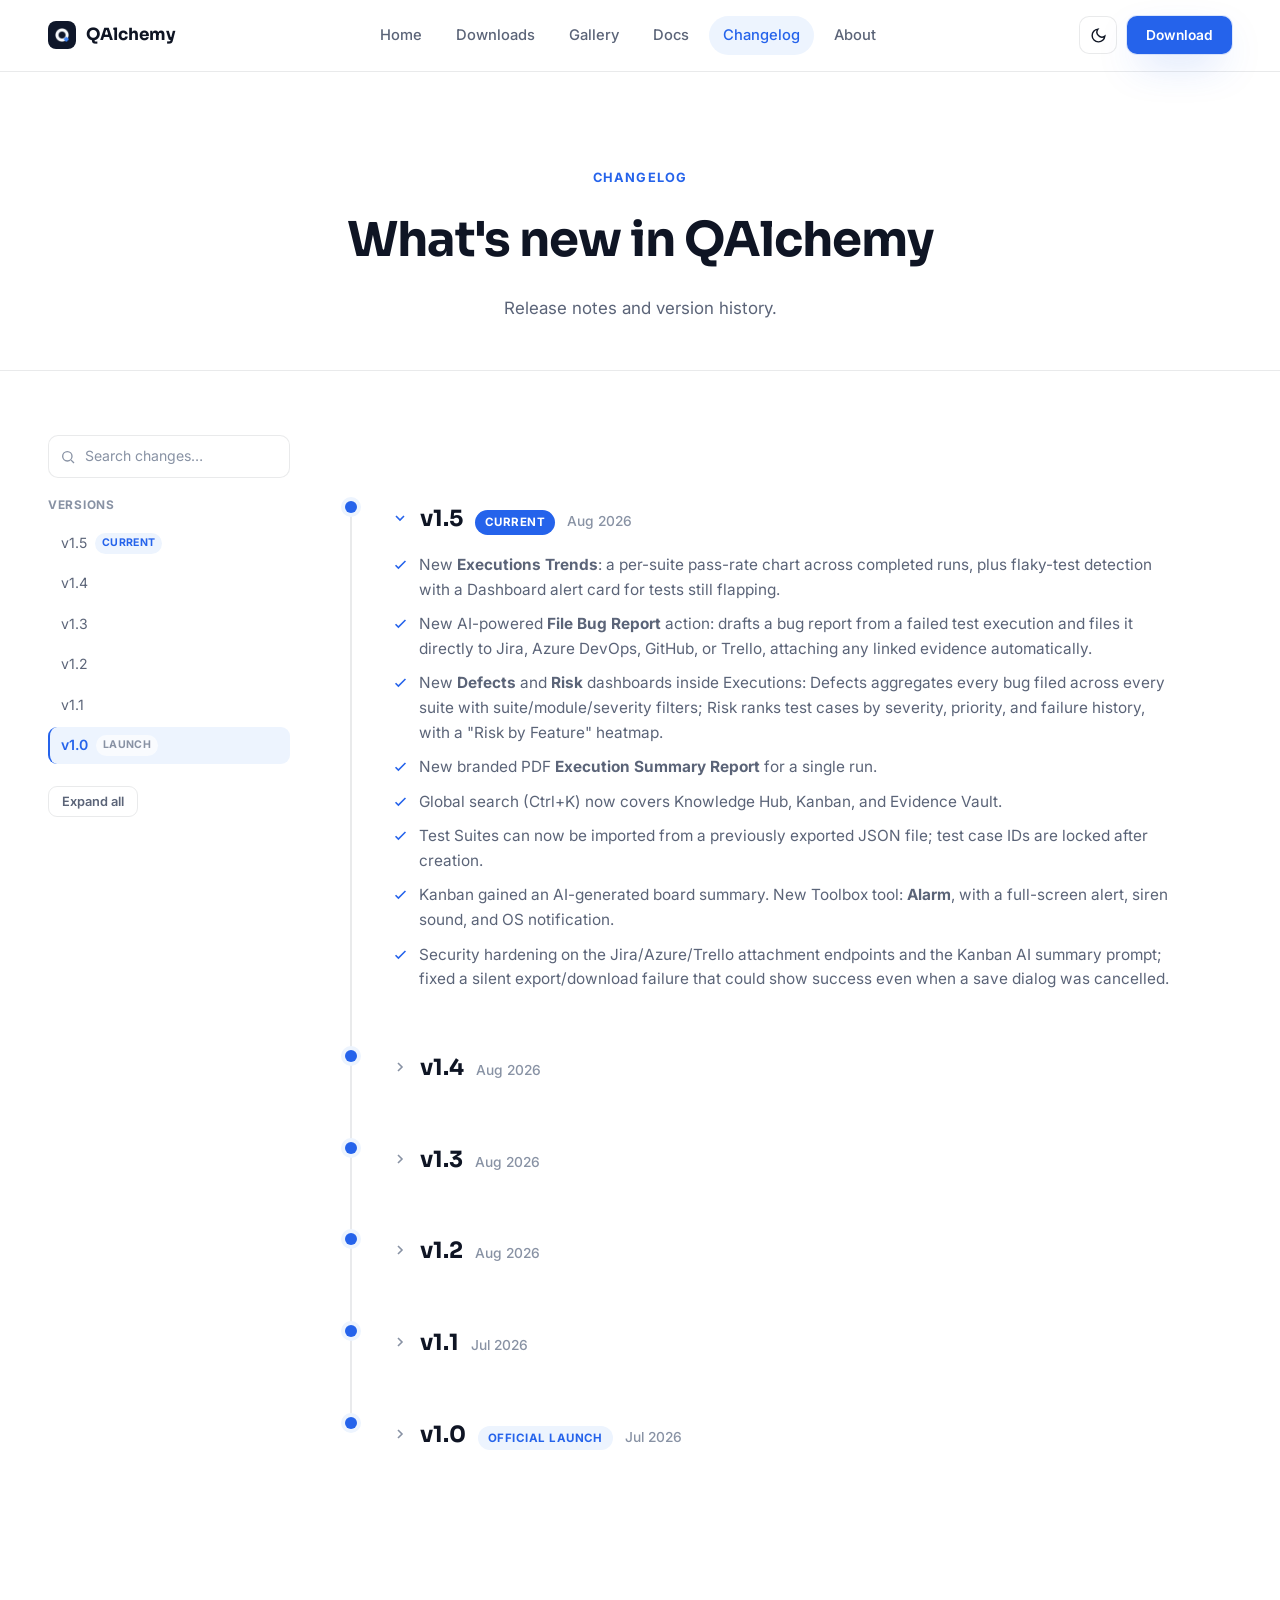
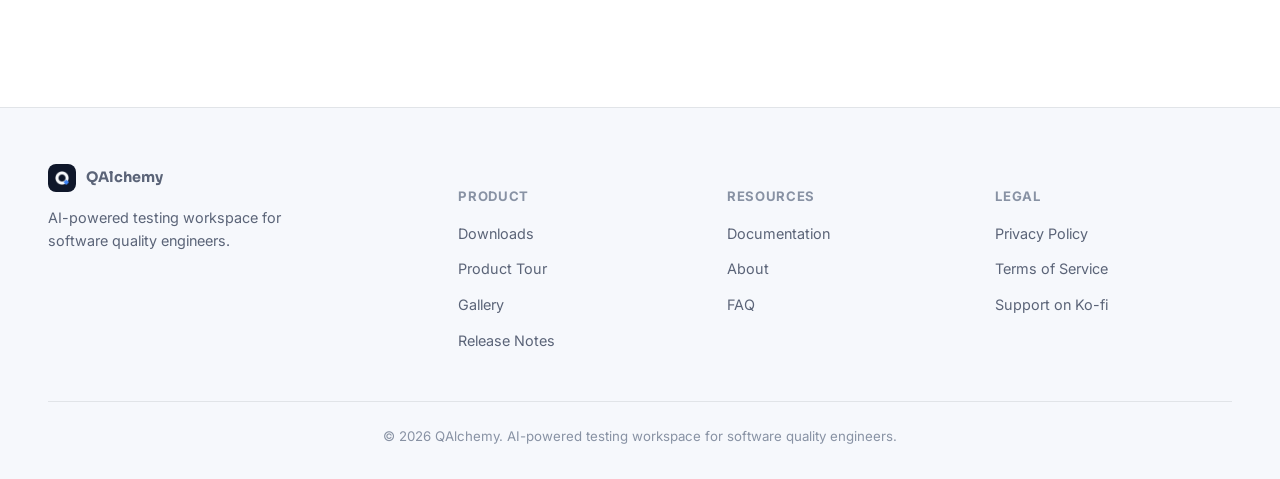
<file: changelog.html>
<!DOCTYPE html>
<html lang="en">
<head>
<meta charset="UTF-8">
<meta name="viewport" content="width=device-width, initial-scale=1">
<title>Changelog | QAlchemy</title>
<meta name="description" content="Release notes and version history for QAlchemy, the AI-powered desktop QA workspace for test case generation, execution, and evidence tracking.">
<link rel="canonical" href="https://qalchemy.vercel.app/changelog">
<meta property="og:type" content="website">
<meta property="og:site_name" content="QAlchemy">
<meta property="og:title" content="Changelog | QAlchemy">
<meta property="og:description" content="Release notes and version history for QAlchemy, the AI-powered desktop QA workspace for test case generation, execution, and evidence tracking.">
<meta property="og:url" content="https://qalchemy.vercel.app/changelog">
<meta property="og:image" content="https://qalchemy.vercel.app/assets/screenshots/dashboard.png">
<meta name="twitter:card" content="summary_large_image">
<meta name="twitter:title" content="Changelog | QAlchemy">
<meta name="twitter:description" content="Release notes and version history for QAlchemy, the AI-powered desktop QA workspace for test case generation, execution, and evidence tracking.">
<meta name="twitter:image" content="https://qalchemy.vercel.app/assets/screenshots/dashboard.png">
<meta name="theme-color" content="#3d5afe">
<meta name="robots" content="index, follow, max-image-preview:large">
<meta name="author" content="Buraizu Labs">
<meta property="og:locale" content="en_US">
<meta property="og:image:width" content="1600">
<meta property="og:image:height" content="1000">
<meta property="og:image:alt" content="QAlchemy dashboard showing test suites, execution stats, and recent activity">
<meta name="twitter:image:alt" content="QAlchemy dashboard showing test suites, execution stats, and recent activity">
<link rel="apple-touch-icon" href="assets/qalchemy-logo.png">
<script type="application/ld+json">
{"@context":"https://schema.org","@type":"BreadcrumbList","itemListElement":[{"@type":"ListItem","position":1,"name":"Home","item":"https://qalchemy.vercel.app/"},{"@type":"ListItem","position":2,"name":"Changelog","item":"https://qalchemy.vercel.app/changelog"}]}
</script>
<link rel="icon" href="assets/qalchemy-logo.png">
<link rel="preconnect" href="https://fonts.googleapis.com">
<link rel="preconnect" href="https://fonts.gstatic.com" crossorigin>
<link href="https://fonts.googleapis.com/css2?family=Sora:wght@600;700;800&family=Inter:wght@400;500;600;700&family=JetBrains+Mono:wght@400;500&display=swap" rel="stylesheet">
<link rel="stylesheet" href="assets/css/main.css">
</head>
<body>

<header class="site-nav">
  <div class="wrap">
    <a href="/" class="brand">
      <img src="assets/qalchemy-logo.png" alt="QAlchemy logo">
      QAlchemy
    </a>
    <nav class="nav-links">
      <a href="/">Home</a>
      <a href="downloads">Downloads</a>
      <a href="gallery">Gallery</a>
      <a href="docs">Docs</a>
      <a href="changelog" class="active">Changelog</a>
      <a href="about">About</a>
    <a href="downloads" class="btn btn-primary mobile-cta">Download QAlchemy</a>
    </nav>
    <div class="nav-right">
      <button class="nav-toggle" id="navToggle" aria-label="Toggle menu" aria-expanded="false">
        <svg viewBox="0 0 24 24" fill="none" stroke="currentColor" stroke-width="2"><path d="M4 7h16M4 12h16M4 17h16"/></svg>
      </button>
      <button class="theme-btn" id="themeToggle" aria-label="Toggle dark mode">
        <svg id="iconMoon" viewBox="0 0 24 24" fill="none" stroke="currentColor" stroke-width="2"><path d="M21 12.79A9 9 0 1 1 11.21 3 7 7 0 0 0 21 12.79z"/></svg>
        <svg id="iconSun" style="display:none" viewBox="0 0 24 24" fill="none" stroke="currentColor" stroke-width="2"><circle cx="12" cy="12" r="4"/><path d="M12 2v2M12 20v2M4.93 4.93l1.41 1.41M17.66 17.66l1.41 1.41M2 12h2M20 12h2M6.34 17.66l-1.41 1.41M19.07 4.93l-1.41 1.41"/></svg>
      </button>
      <a href="downloads" class="btn btn-primary">Download</a>
    </div>
  </div>
</header>

<div class="page-header">
  <div class="wrap">
    <span class="kicker">Changelog</span>
    <h1>What's new in QAlchemy</h1>
    <p>Release notes and version history.</p>
  </div>
</div>

<main class="wrap docs-shell">
  <aside class="docs-toc changelog-toc" id="toc">
    <div class="docs-search">
      <svg viewBox="0 0 24 24" fill="none" stroke="currentColor" stroke-width="2"><circle cx="11" cy="11" r="7"/><path d="M21 21l-4.35-4.35"/></svg>
      <input type="search" id="changelogSearch" placeholder="Search changes&hellip;" aria-label="Search changelog" autocomplete="off">
    </div>
    <span class="toc-title">Versions</span>
    <a href="#v1-5">v1.5 <span class="toc-tag">Current</span></a>
    <a href="#v1-4">v1.4</a>
    <a href="#v1-3">v1.3</a>
    <a href="#v1-2">v1.2</a>
    <a href="#v1-1">v1.1</a>
    <a href="#v1-0">v1.0 <span class="toc-tag toc-tag-muted">Launch</span></a>
    <button type="button" class="changelog-toggle-all" id="changelogToggleAll">Expand all</button>
  </aside>

  <div class="changelog-list">

    <details class="release reveal" id="v1-5" open>
      <summary class="release-head">
        <svg class="release-chev" viewBox="0 0 24 24" fill="none" stroke="currentColor" stroke-width="2.4"><path d="M9 6l6 6-6 6"/></svg>
        <span class="release-version">v1.5</span>
        <span class="release-badge release-badge-current">Current</span>
        <span class="release-date">Aug 2026</span>
      </summary>
      <ul>
        <li><svg viewBox="0 0 24 24" fill="none" stroke="currentColor" stroke-width="2.2"><path d="M5 13l4 4L19 7"/></svg> <span>New <strong>Executions Trends</strong>: a per-suite pass-rate chart across completed runs, plus flaky-test detection with a Dashboard alert card for tests still flapping.</span></li>
        <li><svg viewBox="0 0 24 24" fill="none" stroke="currentColor" stroke-width="2.2"><path d="M5 13l4 4L19 7"/></svg> <span>New AI-powered <strong>File Bug Report</strong> action: drafts a bug report from a failed test execution and files it directly to Jira, Azure DevOps, GitHub, or Trello, attaching any linked evidence automatically.</span></li>
        <li><svg viewBox="0 0 24 24" fill="none" stroke="currentColor" stroke-width="2.2"><path d="M5 13l4 4L19 7"/></svg> <span>New <strong>Defects</strong> and <strong>Risk</strong> dashboards inside Executions: Defects aggregates every bug filed across every suite with suite/module/severity filters; Risk ranks test cases by severity, priority, and failure history, with a "Risk by Feature" heatmap.</span></li>
        <li><svg viewBox="0 0 24 24" fill="none" stroke="currentColor" stroke-width="2.2"><path d="M5 13l4 4L19 7"/></svg> <span>New branded PDF <strong>Execution Summary Report</strong> for a single run.</span></li>
        <li><svg viewBox="0 0 24 24" fill="none" stroke="currentColor" stroke-width="2.2"><path d="M5 13l4 4L19 7"/></svg> <span>Global search (Ctrl+K) now covers Knowledge Hub, Kanban, and Evidence Vault.</span></li>
        <li><svg viewBox="0 0 24 24" fill="none" stroke="currentColor" stroke-width="2.2"><path d="M5 13l4 4L19 7"/></svg> <span>Test Suites can now be imported from a previously exported JSON file; test case IDs are locked after creation.</span></li>
        <li><svg viewBox="0 0 24 24" fill="none" stroke="currentColor" stroke-width="2.2"><path d="M5 13l4 4L19 7"/></svg> <span>Kanban gained an AI-generated board summary. New Toolbox tool: <strong>Alarm</strong>, with a full-screen alert, siren sound, and OS notification.</span></li>
        <li><svg viewBox="0 0 24 24" fill="none" stroke="currentColor" stroke-width="2.2"><path d="M5 13l4 4L19 7"/></svg> <span>Security hardening on the Jira/Azure/Trello attachment endpoints and the Kanban AI summary prompt; fixed a silent export/download failure that could show success even when a save dialog was cancelled.</span></li>
      </ul>
    </details>

    <details class="release reveal" id="v1-4">
      <summary class="release-head">
        <svg class="release-chev" viewBox="0 0 24 24" fill="none" stroke="currentColor" stroke-width="2.4"><path d="M9 6l6 6-6 6"/></svg>
        <span class="release-version">v1.4</span>
        <span class="release-date">Aug 2026</span>
      </summary>
      <ul>
        <li><svg viewBox="0 0 24 24" fill="none" stroke="currentColor" stroke-width="2.2"><path d="M5 13l4 4L19 7"/></svg> <span>New one-click <strong>Optimize Suite</strong> action in the AI Insights panel: removes near-duplicate test cases (no AI call) and tops up any requested category still missing test cases, with a review dialog showing exactly what will change before you approve or decline.</span></li>
        <li><svg viewBox="0 0 24 24" fill="none" stroke="currentColor" stroke-width="2.2"><path d="M5 13l4 4L19 7"/></svg> <span>New opt-in <strong>Review Accuracy</strong> AI check: re-checks every existing test case against the original requirement and flags only the ones that genuinely contradict it, for you to review and edit.</span></li>
        <li><svg viewBox="0 0 24 24" fill="none" stroke="currentColor" stroke-width="2.2"><path d="M5 13l4 4L19 7"/></svg> <span>Multi-select bulk delete rolled out to Test Suites, Evidence Vault cases, and Knowledge Hub articles.</span></li>
        <li><svg viewBox="0 0 24 24" fill="none" stroke="currentColor" stroke-width="2.2"><path d="M5 13l4 4L19 7"/></svg> <span>Fixed a bug where merging test cases during a top-up could leave gaps or duplicate IDs in TC-### numbering; IDs are now compacted back to sequential automatically.</span></li>
        <li><svg viewBox="0 0 24 24" fill="none" stroke="currentColor" stroke-width="2.2"><path d="M5 13l4 4L19 7"/></svg> <span>Strengthened the generation prompt for validation cases, test case titles, and duplicate detection; "Example Requirement" now offers 5 sample requirements with a picker.</span></li>
        <li><svg viewBox="0 0 24 24" fill="none" stroke="currentColor" stroke-width="2.2"><path d="M5 13l4 4L19 7"/></svg> <span>Requirement Gaps card gained a "Copy for BA/PO" button that formats gaps as a ready-to-paste clarification request.</span></li>
        <li><svg viewBox="0 0 24 24" fill="none" stroke="currentColor" stroke-width="2.2"><path d="M5 13l4 4L19 7"/></svg> <span>Ollama now defaults to <code>127.0.0.1</code>, with a friendlier "model not found" error and a local setup/troubleshooting guide.</span></li>
        <li><svg viewBox="0 0 24 24" fill="none" stroke="currentColor" stroke-width="2.2"><path d="M5 13l4 4L19 7"/></svg> <span>Fixed: an in-progress execution run whose Test Suite had been deleted could never be deleted itself.</span></li>
      </ul>
    </details>

    <details class="release reveal" id="v1-3">
      <summary class="release-head">
        <svg class="release-chev" viewBox="0 0 24 24" fill="none" stroke="currentColor" stroke-width="2.4"><path d="M9 6l6 6-6 6"/></svg>
        <span class="release-version">v1.3</span>
        <span class="release-date">Aug 2026</span>
      </summary>
      <ul>
        <li><svg viewBox="0 0 24 24" fill="none" stroke="currentColor" stroke-width="2.2"><path d="M5 13l4 4L19 7"/></svg> <span>New <strong>Knowledge Hub</strong>: a searchable knowledge base for QA documentation (business rules, API docs, SQL snippets, environment setup, known issues, and more). A single navigation tree (search, All Articles, Pinned, and collapsible categories with articles nested directly underneath) next to a full Markdown editor with live split preview, syntax-highlighted code blocks, file attachments you can view or download, and 14 built-in templates.</span></li>
        <li><svg viewBox="0 0 24 24" fill="none" stroke="currentColor" stroke-width="2.2"><path d="M5 13l4 4L19 7"/></svg> <span>Kanban: task type (Task/Bug/Story/Improvement), file attachments, pin-to-top, a clickable summary stats row, and drag-to-reorder within a column.</span></li>
        <li><svg viewBox="0 0 24 24" fill="none" stroke="currentColor" stroke-width="2.2"><path d="M5 13l4 4L19 7"/></svg> <span>Recycle Bin relocated on Kanban, Test Suites, and Evidence Vault to a lower-key spot so it's no longer easy to mistake for an "add new" button.</span></li>
        <li><svg viewBox="0 0 24 24" fill="none" stroke="currentColor" stroke-width="2.2"><path d="M5 13l4 4L19 7"/></svg> <span>Search boxes across the app now have a clear (&times;) button.</span></li>
        <li><svg viewBox="0 0 24 24" fill="none" stroke="currentColor" stroke-width="2.2"><path d="M5 13l4 4L19 7"/></svg> <span>Redesigned <strong>Dashboard</strong>: stat tiles that link straight to each page, a Test Execution Progress card showing in-progress runs, and a Kanban Overview card combining the To Do/In Progress/Done breakdown with a list of tasks due or overdue.</span></li>
        <li><svg viewBox="0 0 24 24" fill="none" stroke="currentColor" stroke-width="2.2"><path d="M5 13l4 4L19 7"/></svg> <span>Knowledge Hub and Kanban categories/tasks can now be drag-and-dropped to reorder, and both support right-click for quick actions.</span></li>
        <li><svg viewBox="0 0 24 24" fill="none" stroke="currentColor" stroke-width="2.2"><path d="M5 13l4 4L19 7"/></svg> <span>Kanban, Knowledge Hub, and Evidence Vault actions now show up in Recent Activity, alongside Test Suite actions.</span></li>
        <li><svg viewBox="0 0 24 24" fill="none" stroke="currentColor" stroke-width="2.2"><path d="M5 13l4 4L19 7"/></svg> <span>Backup, Restore, and Delete Everything now cover Executions, Evidence Vault (including file attachments), and Knowledge Hub, not just Test Suites and activity.</span></li>
        <li><svg viewBox="0 0 24 24" fill="none" stroke="currentColor" stroke-width="2.2"><path d="M5 13l4 4L19 7"/></svg> <span>Fixed Jira, Azure DevOps, GitHub, and Trello connections failing on the desktop app.</span></li>
      </ul>
    </details>

    <details class="release reveal" id="v1-2">
      <summary class="release-head">
        <svg class="release-chev" viewBox="0 0 24 24" fill="none" stroke="currentColor" stroke-width="2.4"><path d="M9 6l6 6-6 6"/></svg>
        <span class="release-version">v1.2</span>
        <span class="release-date">Aug 2026</span>
      </summary>
      <ul>
        <li><svg viewBox="0 0 24 24" fill="none" stroke="currentColor" stroke-width="2.2"><path d="M5 13l4 4L19 7"/></svg> <span>New <strong>Kanban</strong> board for tracking internal QA tasks and notes, separate from your generated test suites: To Do / In Progress / Done columns, drag-and-drop, priority, labels, due dates, and search.</span></li>
        <li><svg viewBox="0 0 24 24" fill="none" stroke="currentColor" stroke-width="2.2"><path d="M5 13l4 4L19 7"/></svg> <span><strong>Recycle Bin</strong> extended to Test Suites and Kanban tasks. Deleting either now moves it to a Recycle Bin instead of removing it immediately, kept for 30 days before permanent removal, the same pattern already used by Evidence Vault and Executions.</span></li>
      </ul>
    </details>

    <details class="release reveal" id="v1-1">
      <summary class="release-head">
        <svg class="release-chev" viewBox="0 0 24 24" fill="none" stroke="currentColor" stroke-width="2.4"><path d="M9 6l6 6-6 6"/></svg>
        <span class="release-version">v1.1</span>
        <span class="release-date">Jul 2026</span>
      </summary>
      <ul>
        <li><svg viewBox="0 0 24 24" fill="none" stroke="currentColor" stroke-width="2.2"><path d="M5 13l4 4L19 7"/></svg> <span>Import user stories directly into Generate from <strong>Jira Cloud, Azure DevOps, GitHub Issues, or Trello</strong>. Connect a provider once in Settings, then search and pick a story to pre-fill the form.</span></li>
        <li><svg viewBox="0 0 24 24" fill="none" stroke="currentColor" stroke-width="2.2"><path d="M5 13l4 4L19 7"/></svg> <span>More reliable AI generation: automatic follow-up coverage when a requested test category comes back empty, duplicate-case prevention, and a more consistent acceptance-criteria traceability matrix across providers.</span></li>
        <li><svg viewBox="0 0 24 24" fill="none" stroke="currentColor" stroke-width="2.2"><path d="M5 13l4 4L19 7"/></svg> <span>Rebuilt Excel export with an AC traceability column, a Severity column, and color-coded Priority/Severity/Result.</span></li>
      </ul>
    </details>

    <details class="release reveal" id="v1-0">
      <summary class="release-head">
        <svg class="release-chev" viewBox="0 0 24 24" fill="none" stroke="currentColor" stroke-width="2.4"><path d="M9 6l6 6-6 6"/></svg>
        <span class="release-version">v1.0</span>
        <span class="release-badge">Official Launch</span>
        <span class="release-date">Jul 2026</span>
      </summary>
      <ul>
        <li><svg viewBox="0 0 24 24" fill="none" stroke="currentColor" stroke-width="2.2"><path d="M5 13l4 4L19 7"/></svg> <span>AI-powered test case generation from user stories, acceptance criteria, and business rules, across 11 test categories, in classic structured form or as Gherkin/BDD scenarios.</span></li>
        <li><svg viewBox="0 0 24 24" fill="none" stroke="currentColor" stroke-width="2.2"><path d="M5 13l4 4L19 7"/></svg> <span>The <strong>Test Execution Workspace</strong>: run generated suites with Pass/Fail/Blocked/No Run tracking, environment and build details, and full execution history.</span></li>
        <li><svg viewBox="0 0 24 24" fill="none" stroke="currentColor" stroke-width="2.2"><path d="M5 13l4 4L19 7"/></svg> <span>The <strong>Evidence Vault</strong>: organize screenshots, recordings, and documents into cases with pinning and preview support.</span></li>
        <li><svg viewBox="0 0 24 24" fill="none" stroke="currentColor" stroke-width="2.2"><path d="M5 13l4 4L19 7"/></svg> <span>A full <strong>QA Toolbox</strong> of offline utilities: JSON Formatter, JSON Diff, Regex Tester, JWT Decoder, Timestamp Converter, Test Data Generator, Lorem Ipsum Generator, Media Compressor, File Generator, Boundary Values, UUID Generator, and a Bug Report Template. All tools are pinnable, and nothing leaves your machine.</span></li>
        <li><svg viewBox="0 0 24 24" fill="none" stroke="currentColor" stroke-width="2.2"><path d="M5 13l4 4L19 7"/></svg> <span>Test Suites workspace with an AI Insights panel, multi-format export (Excel, Azure DevOps, Jira/Xray, TestRail, Markdown, CSV, JSON, PDF), and a traceability matrix.</span></li>
        <li><svg viewBox="0 0 24 24" fill="none" stroke="currentColor" stroke-width="2.2"><path d="M5 13l4 4L19 7"/></svg> <span>Support for Anthropic, OpenAI, Gemini, and Ollama as AI providers. Bring your own key, and nothing is stored server-side.</span></li>
        <li><svg viewBox="0 0 24 24" fill="none" stroke="currentColor" stroke-width="2.2"><path d="M5 13l4 4L19 7"/></svg> <span>Native desktop app for Windows, built with Tauri, with a real auto-updater and Auto Backup for your workspace.</span></li>
      </ul>
    </details>

    <p class="changelog-no-results" id="changelogNoResults" style="display:none;">No changes match your search.</p>

  </div>
</main>

<footer>
  <div class="wrap">
    <div class="foot-grid">
      <div class="foot-col">
        <a href="/" class="brand" style="margin-bottom:14px;">
          <img src="assets/qalchemy-logo.png" alt="QAlchemy logo">
          QAlchemy
        </a>
        <p style="color: var(--fg-muted); font-size:0.9rem; max-width:280px; margin-top:12px;">AI-powered testing workspace for software quality engineers.</p>
      </div>
      <div class="foot-col">
        <h5>Product</h5>
        <ul>
          <li><a href="downloads">Downloads</a></li>
          <li><a href="/#showcase">Product Tour</a></li>
          <li><a href="gallery">Gallery</a></li>
          <li><a href="changelog">Release Notes</a></li>
        </ul>
      </div>
      <div class="foot-col">
        <h5>Resources</h5>
        <ul>
          <li><a href="docs">Documentation</a></li>
          <li><a href="about">About</a></li>
          <li><a href="docs#doc-faq">FAQ</a></li>
        </ul>
      </div>
      <div class="foot-col">
        <h5>Legal</h5>
        <ul>
          <li><a href="privacy">Privacy Policy</a></li>
          <li><a href="terms">Terms of Service</a></li>
          <li><a href="https://ko-fi.com/buraizuuu" target="_blank" rel="noopener noreferrer">Support on Ko-fi</a></li>
        </ul>
      </div>
    </div>
    <div class="foot-bottom">
      <span>&copy; <span class="js-year">2026</span> QAlchemy. AI-powered testing workspace for software quality engineers.</span>
    </div>
  </div>
</footer>

<script src="assets/js/main.js"></script>
</body>
</html>
</file>
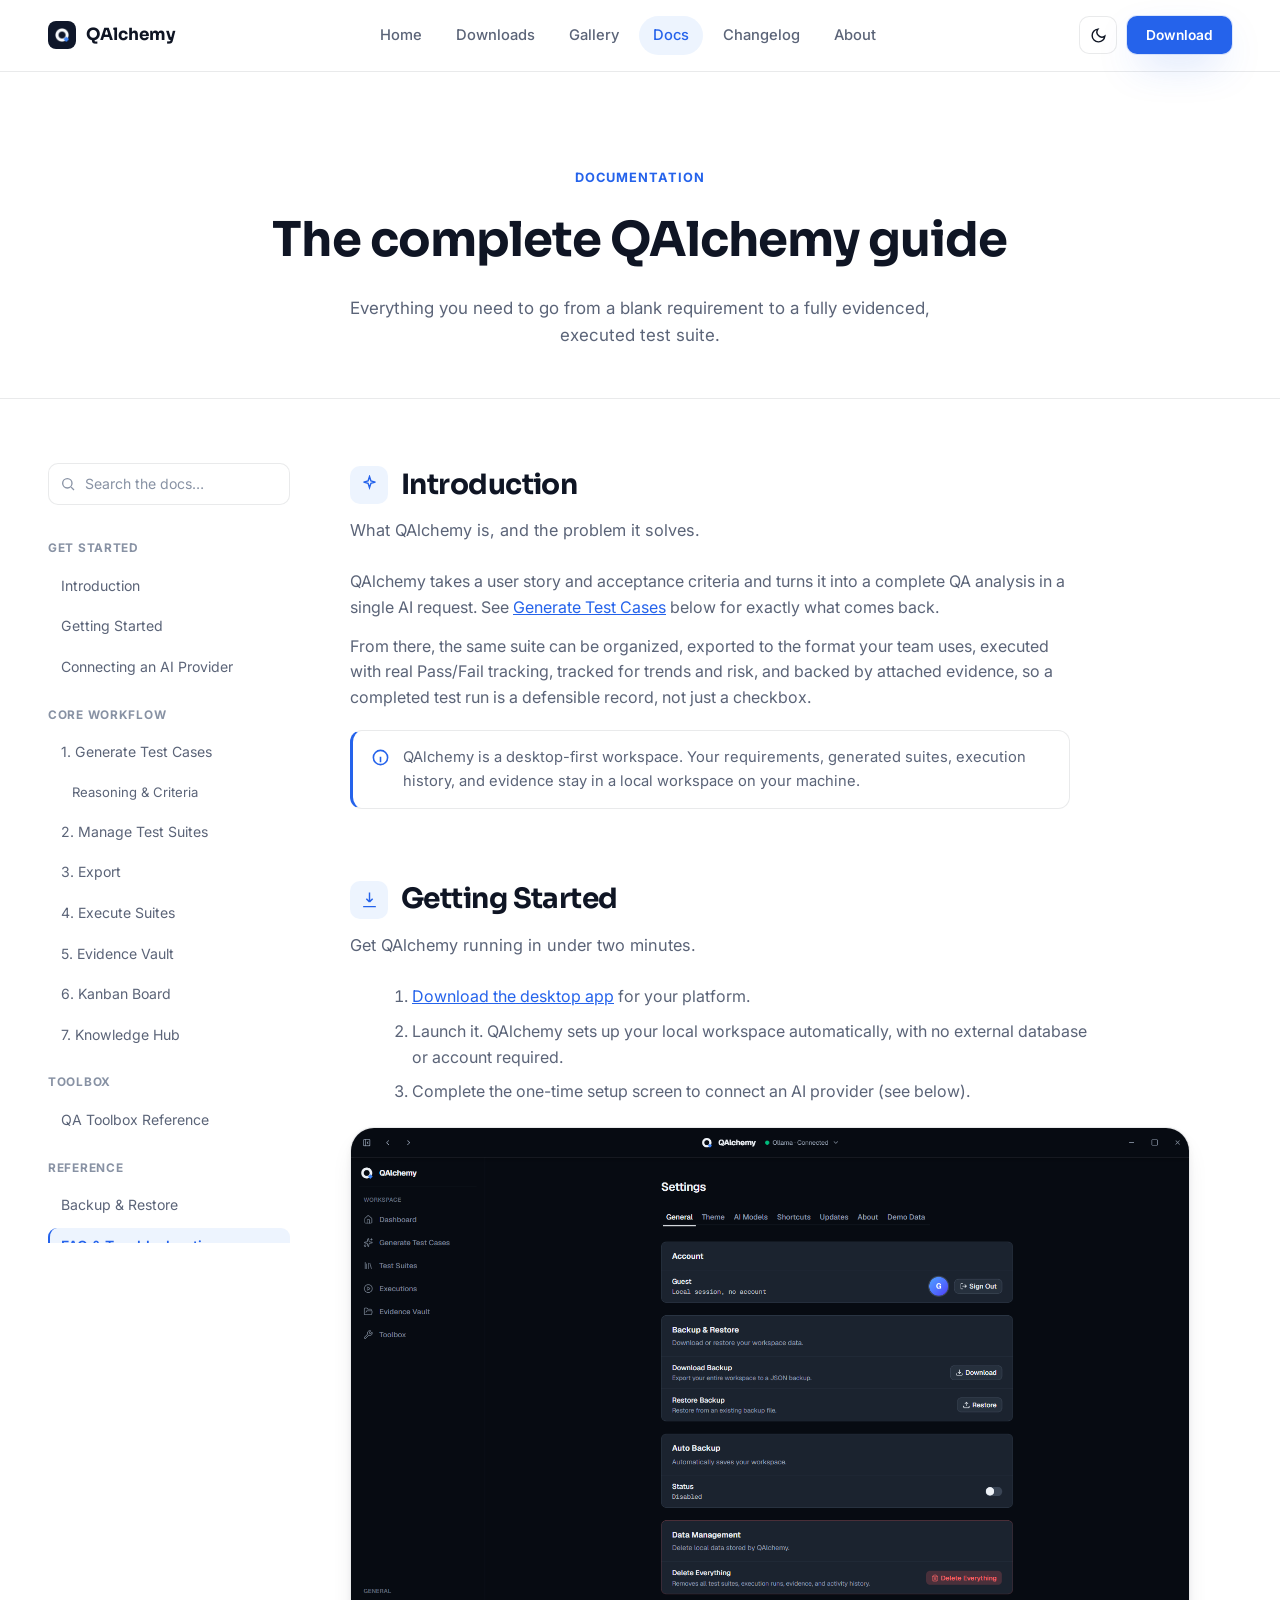
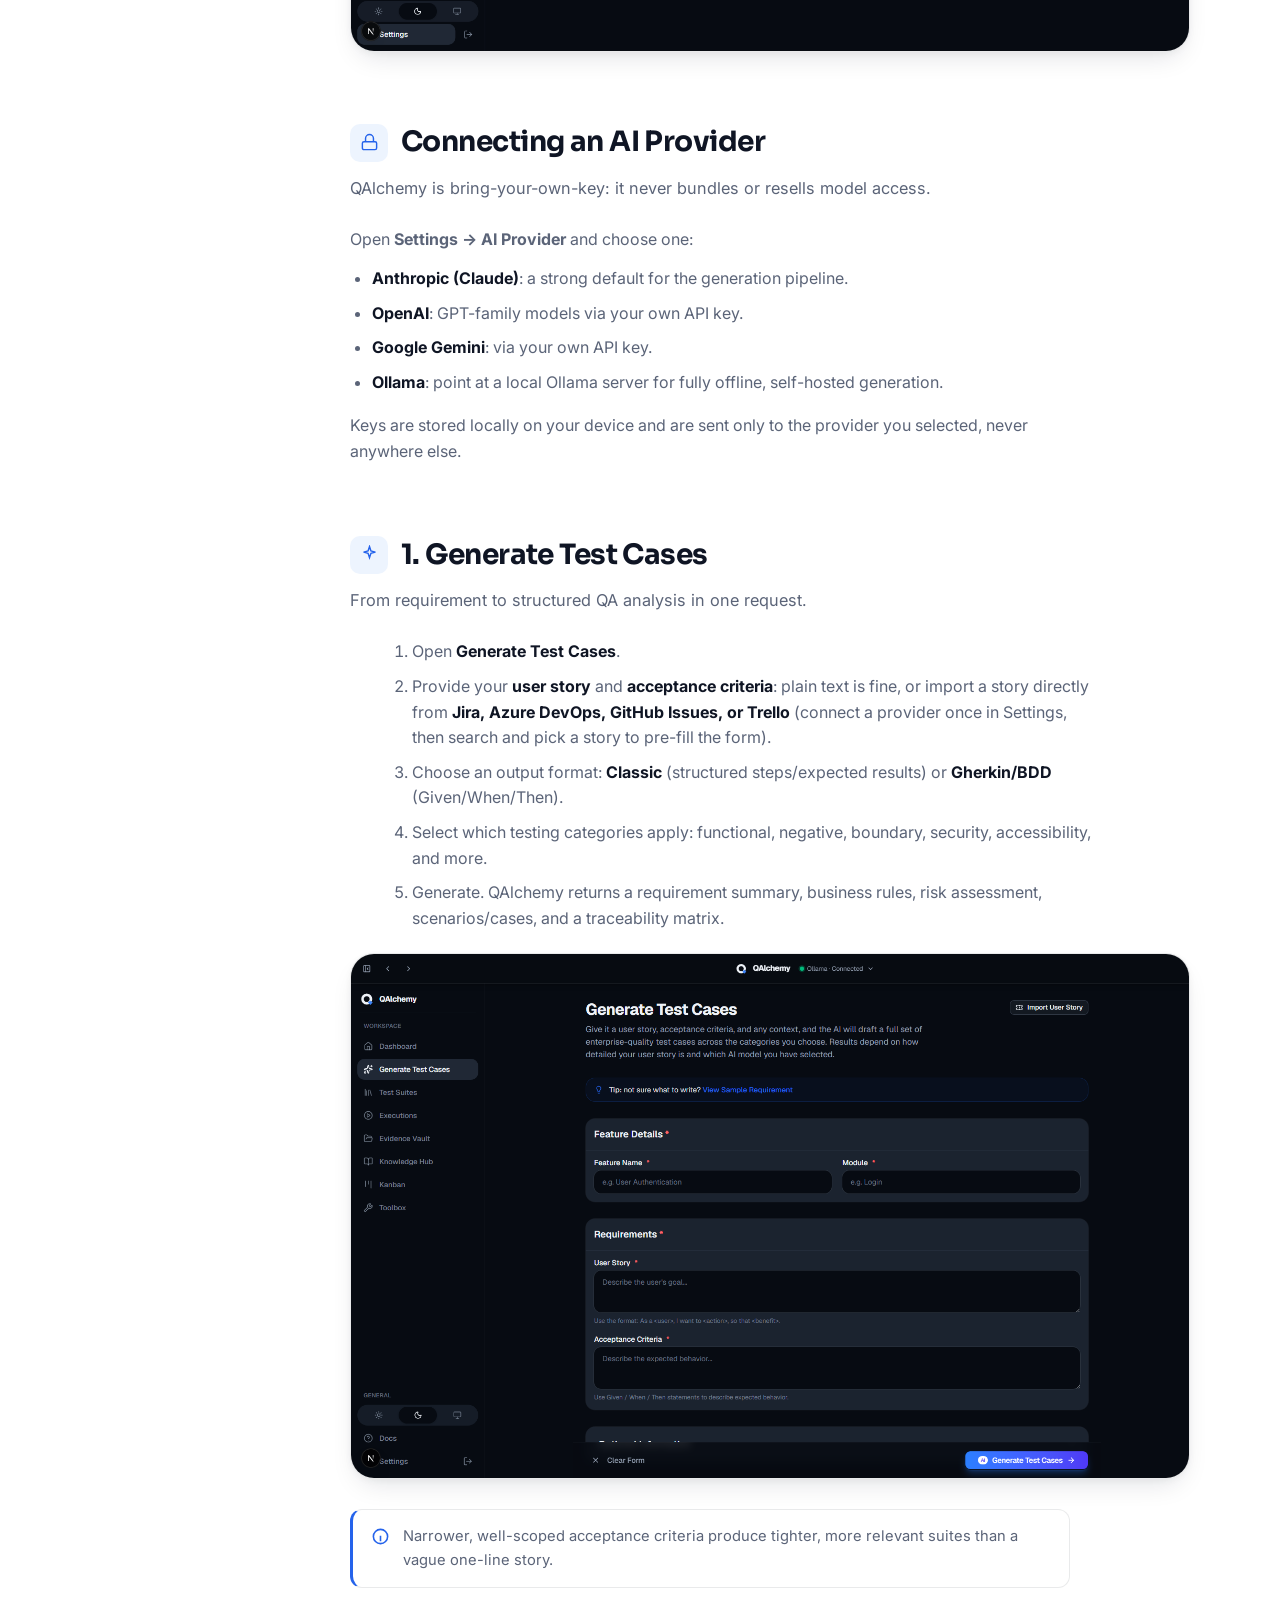
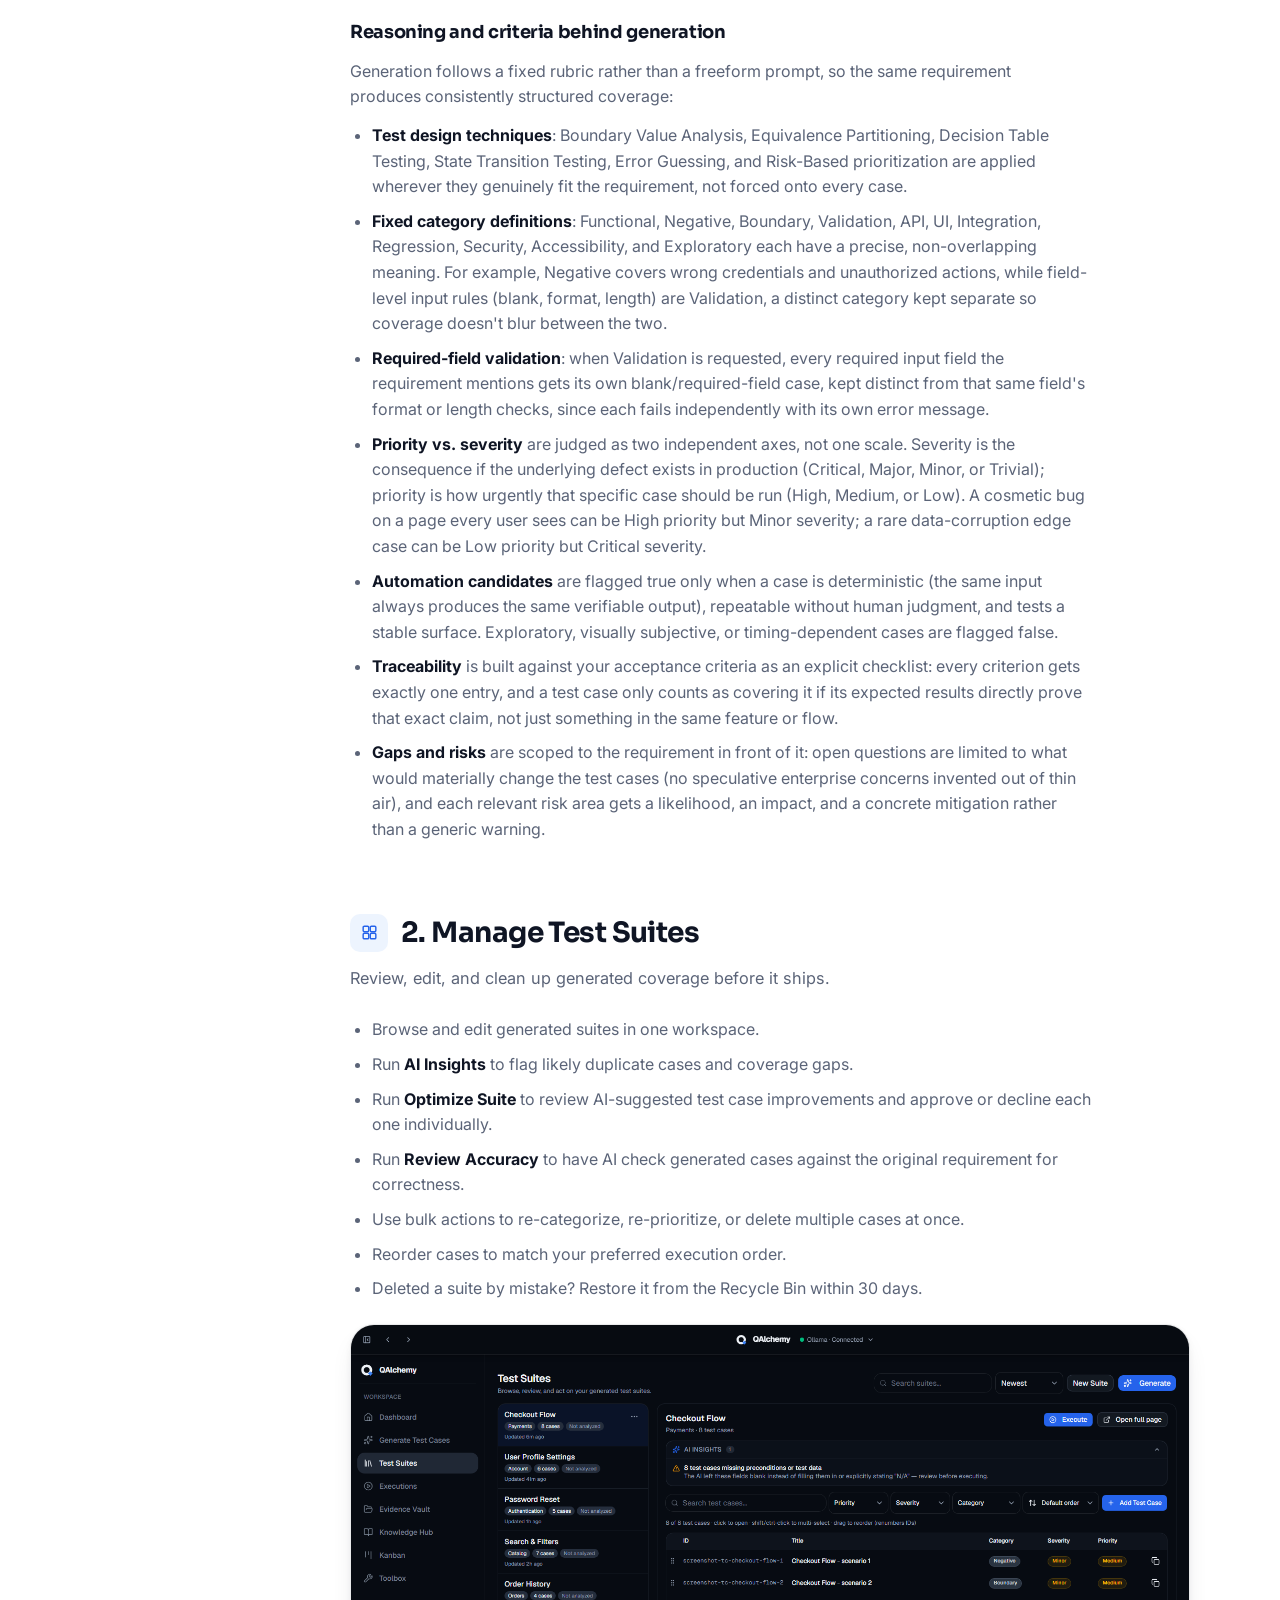
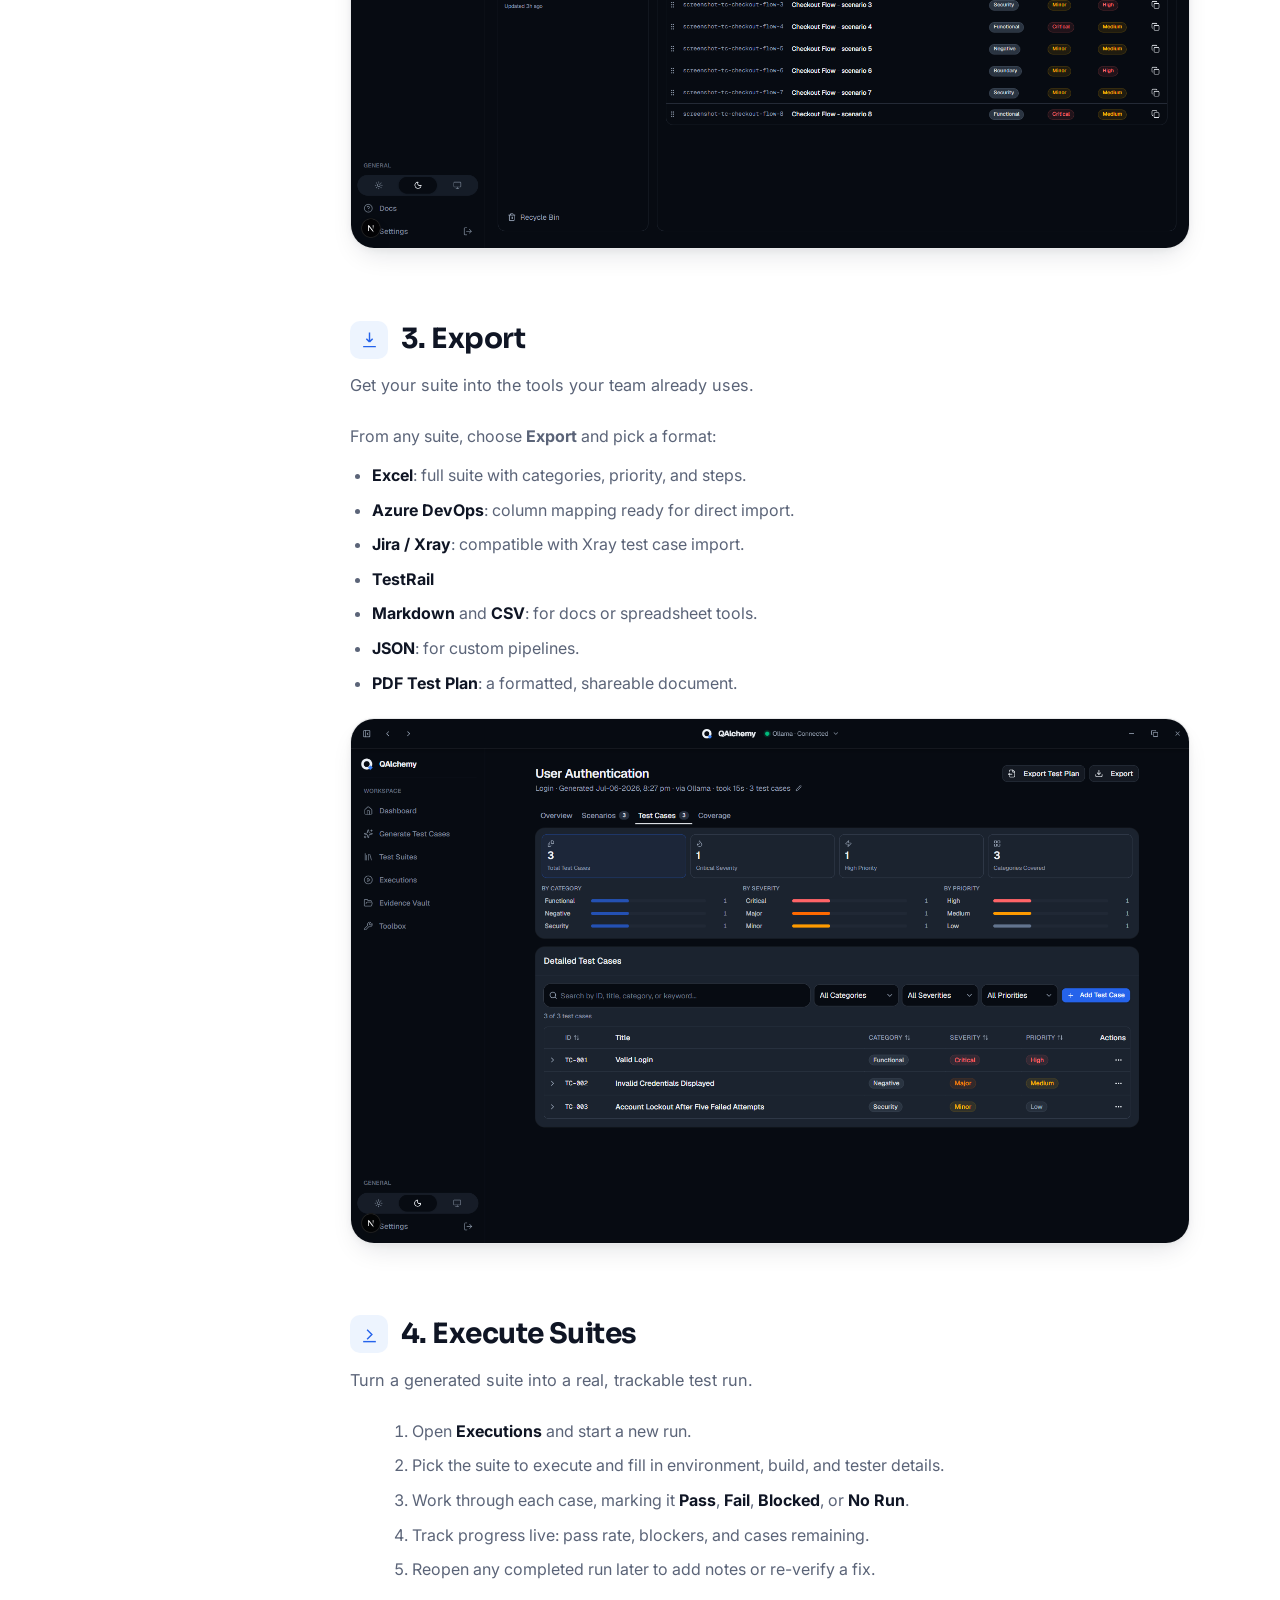
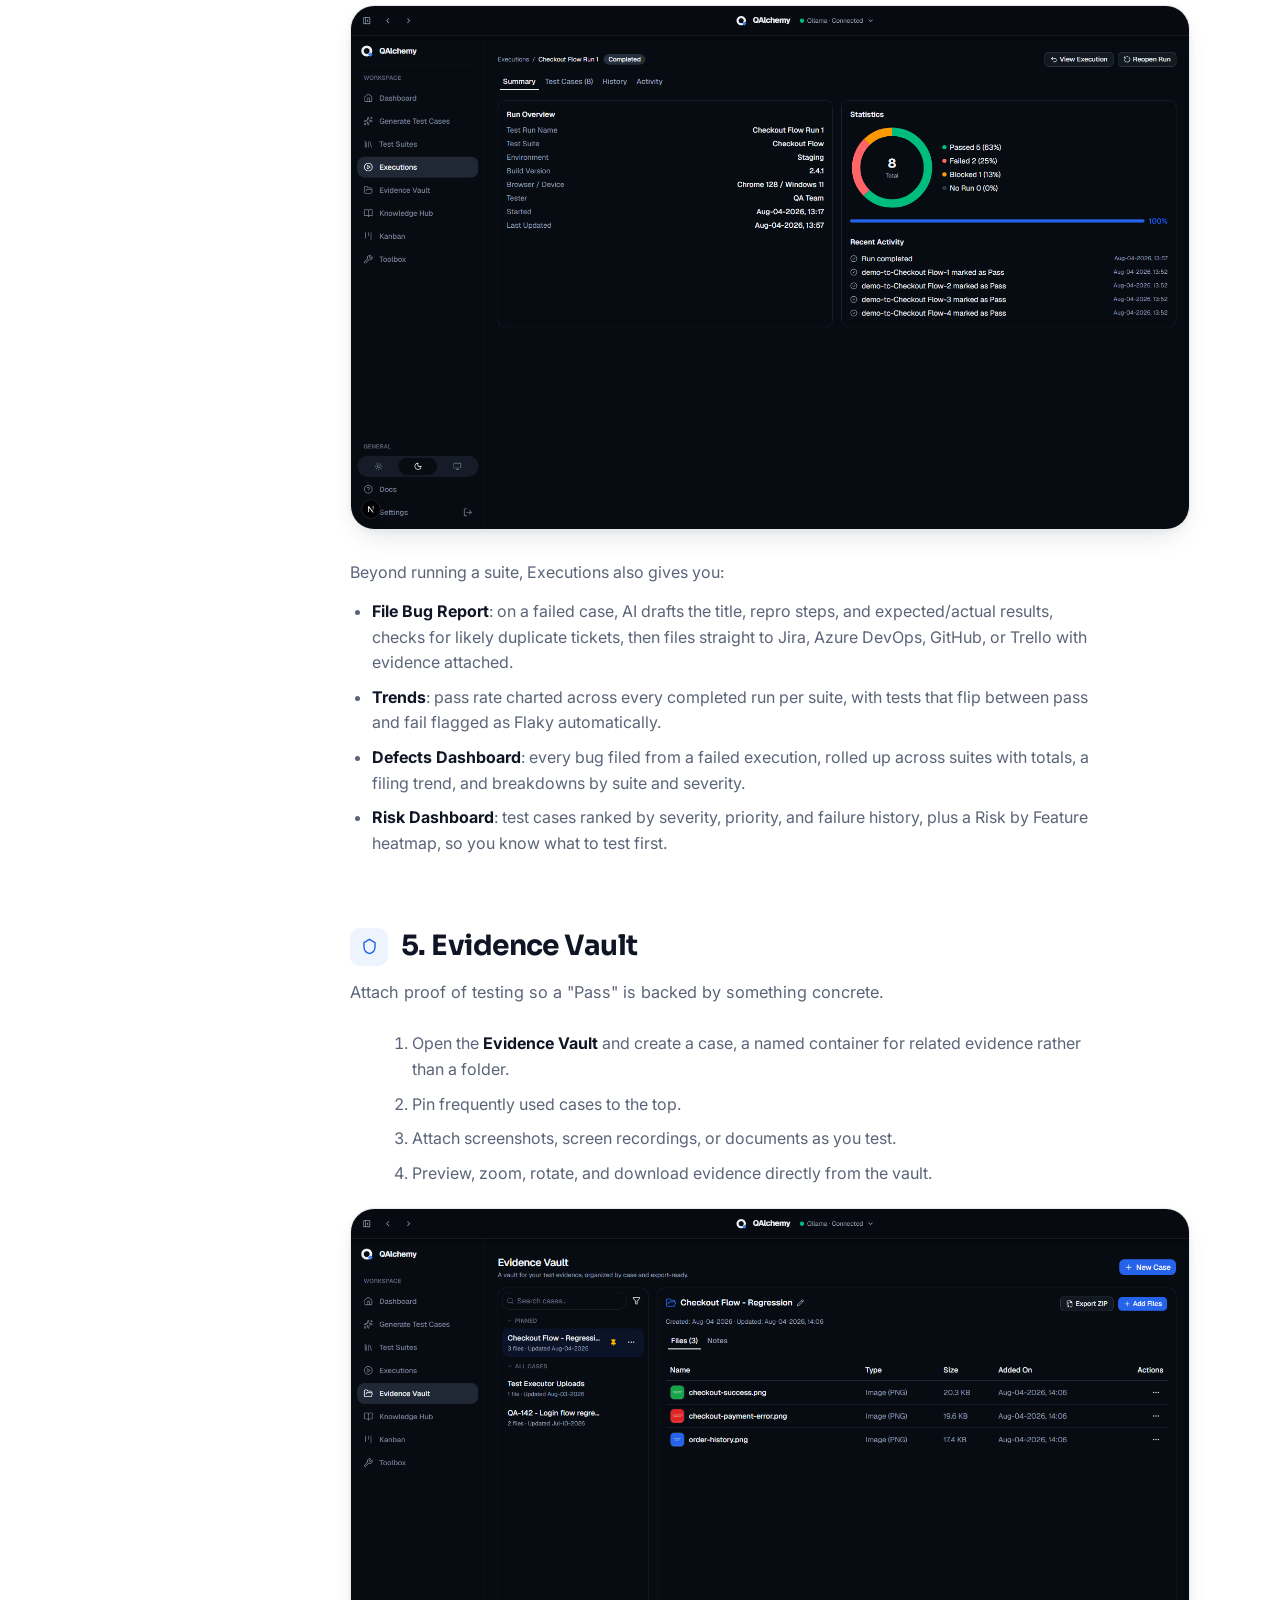
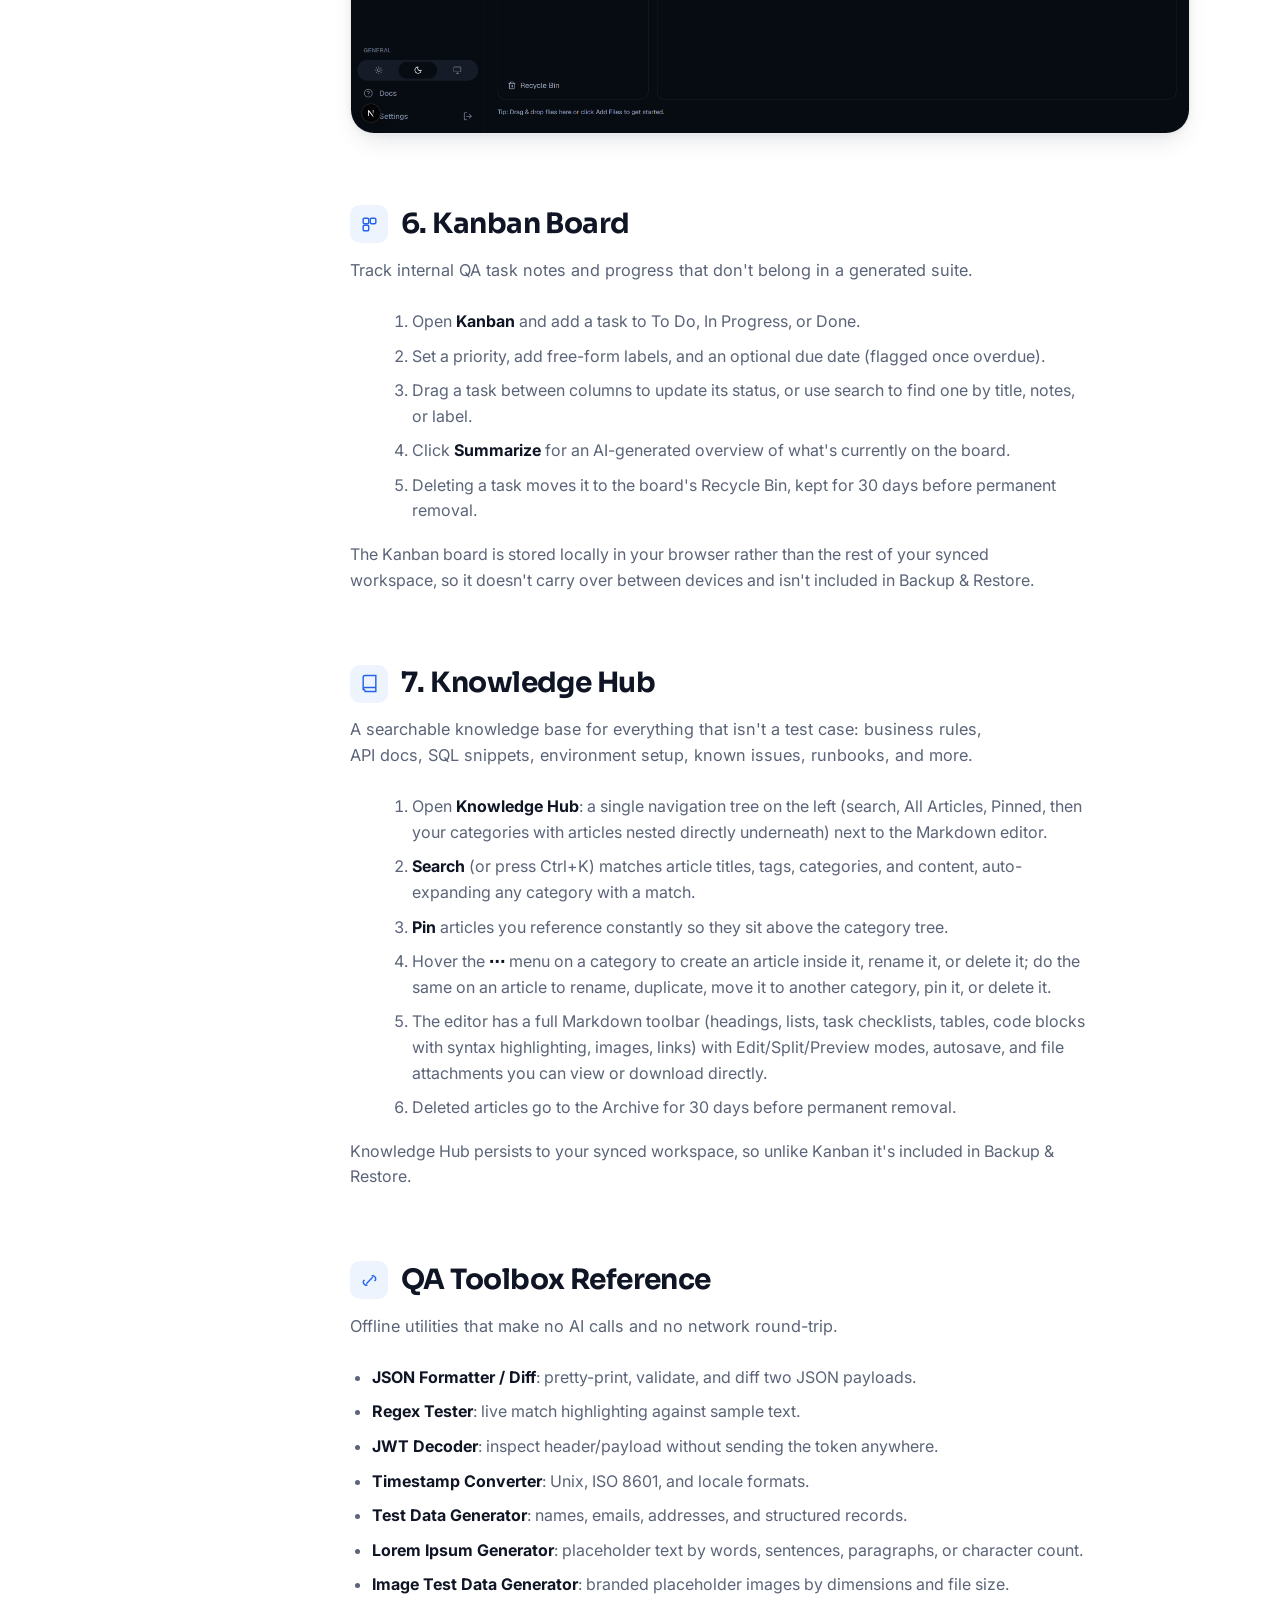
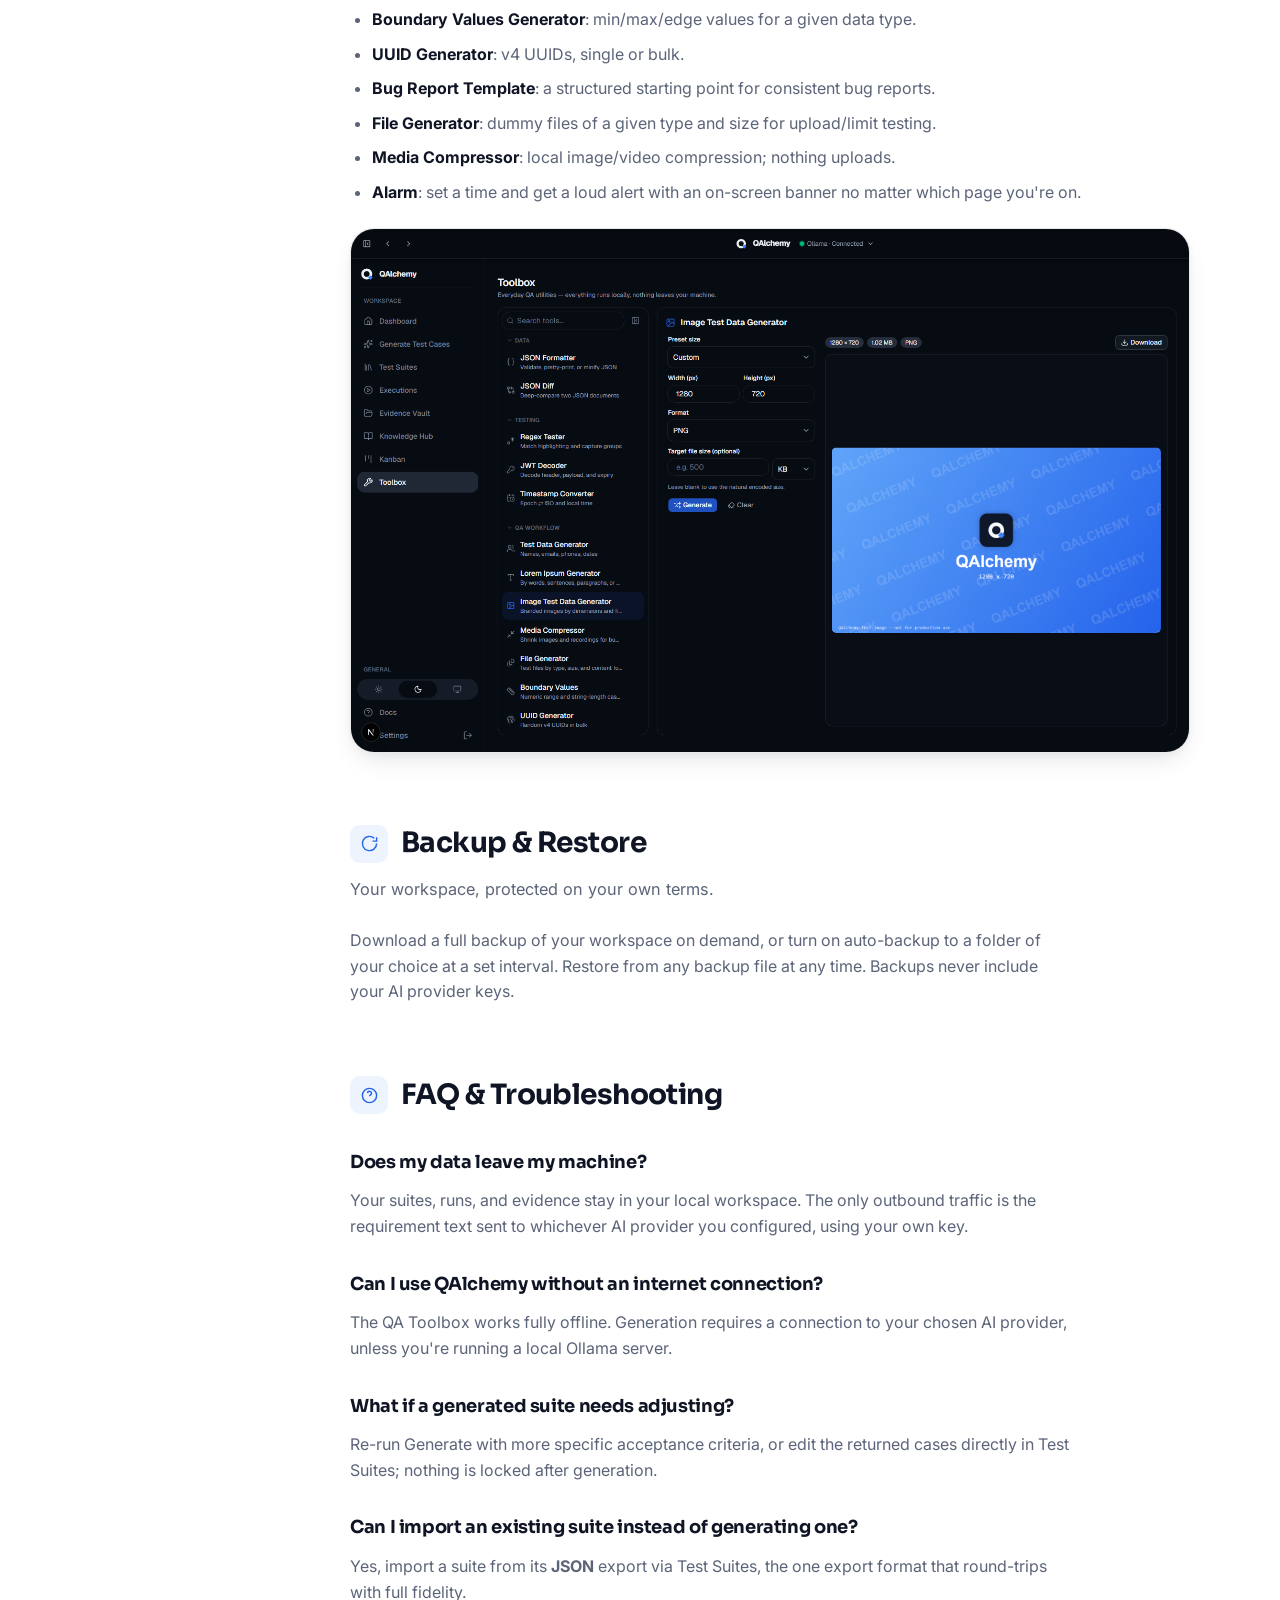
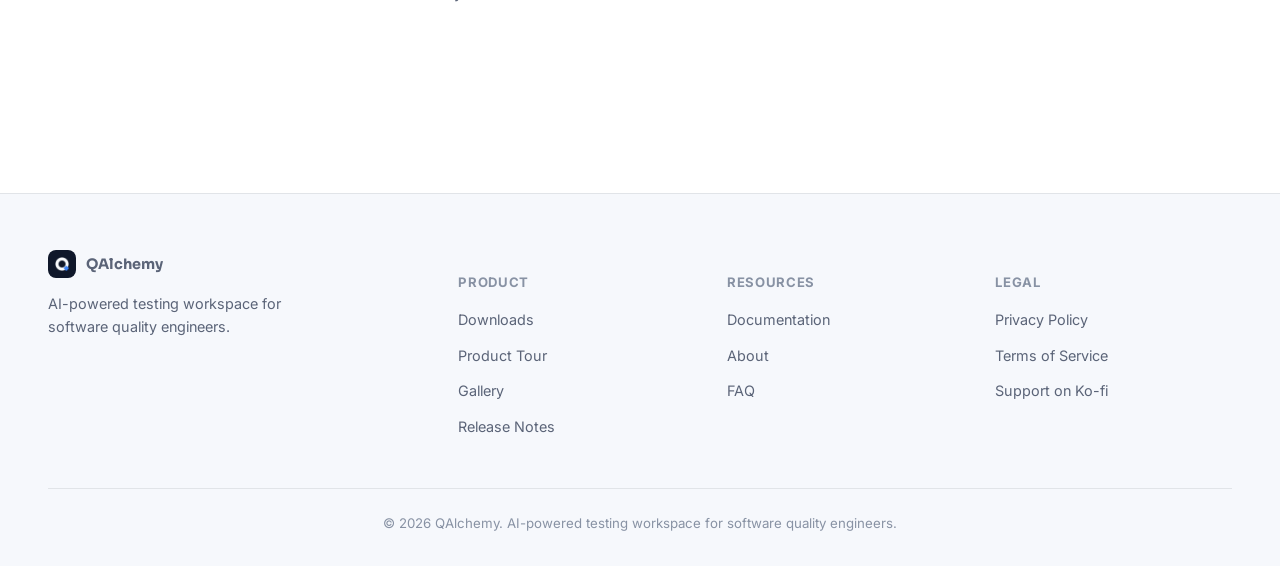
<file: docs.html>
<!DOCTYPE html>
<html lang="en">
<head>
<meta charset="UTF-8">
<meta name="viewport" content="width=device-width, initial-scale=1">
<title>Documentation | QAlchemy</title>
<meta name="description" content="The complete QAlchemy guide: getting started, connecting an AI provider, generating test cases, managing suites, exporting, executing runs, and the QA Toolbox.">
<link rel="canonical" href="https://qalchemy.vercel.app/docs">
<meta property="og:type" content="website">
<meta property="og:site_name" content="QAlchemy">
<meta property="og:title" content="Documentation | QAlchemy">
<meta property="og:description" content="The complete QAlchemy guide: getting started, connecting an AI provider, generating test cases, managing suites, exporting, executing runs, and the QA Toolbox.">
<meta property="og:url" content="https://qalchemy.vercel.app/docs">
<meta property="og:image" content="https://qalchemy.vercel.app/assets/screenshots/dashboard.png">
<meta name="twitter:card" content="summary_large_image">
<meta name="twitter:title" content="Documentation | QAlchemy">
<meta name="twitter:description" content="The complete QAlchemy guide: getting started, connecting an AI provider, generating test cases, managing suites, exporting, executing runs, and the QA Toolbox.">
<meta name="twitter:image" content="https://qalchemy.vercel.app/assets/screenshots/dashboard.png">
<meta name="theme-color" content="#3d5afe">
<meta name="robots" content="index, follow, max-image-preview:large">
<meta name="author" content="Buraizu Labs">
<meta property="og:locale" content="en_US">
<meta property="og:image:width" content="1600">
<meta property="og:image:height" content="1000">
<meta property="og:image:alt" content="QAlchemy dashboard showing test suites, execution stats, and recent activity">
<meta name="twitter:image:alt" content="QAlchemy dashboard showing test suites, execution stats, and recent activity">
<link rel="apple-touch-icon" href="assets/qalchemy-logo.png">
<script type="application/ld+json">
{"@context":"https://schema.org","@type":"BreadcrumbList","itemListElement":[{"@type":"ListItem","position":1,"name":"Home","item":"https://qalchemy.vercel.app/"},{"@type":"ListItem","position":2,"name":"Documentation","item":"https://qalchemy.vercel.app/docs"}]}
</script>
<link rel="icon" href="assets/qalchemy-logo.png">
<link rel="preconnect" href="https://fonts.googleapis.com">
<link rel="preconnect" href="https://fonts.gstatic.com" crossorigin>
<link href="https://fonts.googleapis.com/css2?family=Sora:wght@600;700;800&family=Inter:wght@400;500;600;700&family=JetBrains+Mono:wght@400;500&display=swap" rel="stylesheet">
<link rel="stylesheet" href="assets/css/main.css">
</head>
<body>

<header class="site-nav">
  <div class="wrap">
    <a href="/" class="brand">
      <img src="assets/qalchemy-logo.png" alt="QAlchemy logo">
      QAlchemy
    </a>
    <nav class="nav-links">
      <a href="/">Home</a>
      <a href="downloads">Downloads</a>
      <a href="gallery">Gallery</a>
      <a href="docs" class="active">Docs</a>
      <a href="changelog">Changelog</a>
      <a href="about">About</a>
    <a href="downloads" class="btn btn-primary mobile-cta">Download QAlchemy</a>
    </nav>
    <div class="nav-right">
      <button class="nav-toggle" id="navToggle" aria-label="Toggle menu" aria-expanded="false">
        <svg viewBox="0 0 24 24" fill="none" stroke="currentColor" stroke-width="2"><path d="M4 7h16M4 12h16M4 17h16"/></svg>
      </button>
      <button class="theme-btn" id="themeToggle" aria-label="Toggle dark mode">
        <svg id="iconMoon" viewBox="0 0 24 24" fill="none" stroke="currentColor" stroke-width="2"><path d="M21 12.79A9 9 0 1 1 11.21 3 7 7 0 0 0 21 12.79z"/></svg>
        <svg id="iconSun" style="display:none" viewBox="0 0 24 24" fill="none" stroke="currentColor" stroke-width="2"><circle cx="12" cy="12" r="4"/><path d="M12 2v2M12 20v2M4.93 4.93l1.41 1.41M17.66 17.66l1.41 1.41M2 12h2M20 12h2M6.34 17.66l-1.41 1.41M19.07 4.93l-1.41 1.41"/></svg>
      </button>
      <a href="downloads" class="btn btn-primary">Download</a>
    </div>
  </div>
</header>

<div class="page-header">
  <div class="wrap">
    <span class="kicker">Documentation</span>
    <h1>The complete QAlchemy guide</h1>
    <p>Everything you need to go from a blank requirement to a fully evidenced, executed test suite.</p>
  </div>
</div>

<main class="wrap docs-shell">
  <aside class="docs-toc" id="toc">
    <div class="docs-search">
      <svg viewBox="0 0 24 24" fill="none" stroke="currentColor" stroke-width="2"><circle cx="11" cy="11" r="7"/><path d="M21 21l-4.35-4.35"/></svg>
      <input type="search" id="docsSearch" placeholder="Search the docs&hellip;" aria-label="Search documentation" autocomplete="off">
    </div>
    <span class="toc-title">Get Started</span>
    <a href="#doc-intro">Introduction</a>
    <a href="#doc-install">Getting Started</a>
    <a href="#doc-ai-keys">Connecting an AI Provider</a>

    <span class="toc-title">Core Workflow</span>
    <a href="#doc-generate">1. Generate Test Cases</a>
    <a href="#doc-generate-reasoning" style="padding-left:22px; font-size:0.82rem;">Reasoning &amp; Criteria</a>
    <a href="#doc-suites">2. Manage Test Suites</a>
    <a href="#doc-export">3. Export</a>
    <a href="#doc-executor">4. Execute Suites</a>
    <a href="#doc-vault">5. Evidence Vault</a>
    <a href="#doc-kanban">6. Kanban Board</a>
    <a href="#doc-knowledge">7. Knowledge Hub</a>

    <span class="toc-title">Toolbox</span>
    <a href="#doc-toolbox">QA Toolbox Reference</a>

    <span class="toc-title">Reference</span>
    <a href="#doc-backup">Backup &amp; Restore</a>
    <a href="#doc-faq">FAQ &amp; Troubleshooting</a>
  </aside>

  <div class="docs-content">

    <article id="doc-intro">
      <h2><span class="docs-icon"><svg viewBox="0 0 24 24" fill="none" stroke="currentColor" stroke-width="1.8"><path d="M12 2l1.8 5.6L19.5 9l-5.7 1.4L12 16l-1.8-5.6L4.5 9l5.7-1.4z"/></svg></span> Introduction</h2>
      <p class="docs-sub">What QAlchemy is, and the problem it solves.</p>
      <p>QAlchemy takes a user story and acceptance criteria and turns it into a complete QA analysis in a single AI request. See <a href="#doc-generate" style="color:var(--primary); text-decoration:underline;">Generate Test Cases</a> below for exactly what comes back.</p>
      <p>From there, the same suite can be organized, exported to the format your team uses, executed with real Pass/Fail tracking, tracked for trends and risk, and backed by attached evidence, so a completed test run is a defensible record, not just a checkbox.</p>
      <div class="docs-callout">
        <svg viewBox="0 0 24 24" fill="none" stroke="currentColor" stroke-width="2"><circle cx="12" cy="12" r="9"/><path d="M12 8v.01M11 12h1v5h1"/></svg>
        <span>QAlchemy is a desktop-first workspace. Your requirements, generated suites, execution history, and evidence stay in a local workspace on your machine.</span>
      </div>
    </article>

    <article id="doc-install">
      <h2><span class="docs-icon"><svg viewBox="0 0 24 24" fill="none" stroke="currentColor" stroke-width="1.8"><path d="M12 3v12m0 0l4-4m-4 4l-4-4M4 21h16"/></svg></span> Getting Started</h2>
      <p class="docs-sub">Get QAlchemy running in under two minutes.</p>
      <ol>
        <li><a href="downloads" style="color:var(--primary); text-decoration:underline;">Download the desktop app</a> for your platform.</li>
        <li>Launch it. QAlchemy sets up your local workspace automatically, with no external database or account required.</li>
        <li>Complete the one-time setup screen to connect an AI provider (see below).</li>
      </ol>
      <div class="docs-media"><img src="assets/screenshots/settings.png" alt="QAlchemy settings screen"></div>
    </article>

    <article id="doc-ai-keys">
      <h2><span class="docs-icon"><svg viewBox="0 0 24 24" fill="none" stroke="currentColor" stroke-width="1.8"><rect x="3" y="11" width="18" height="10" rx="2"/><path d="M7 11V7a5 5 0 0110 0v4"/></svg></span> Connecting an AI Provider</h2>
      <p class="docs-sub">QAlchemy is bring-your-own-key: it never bundles or resells model access.</p>
      <p>Open <strong>Settings → AI Provider</strong> and choose one:</p>
      <ul>
        <li><strong>Anthropic (Claude)</strong>: a strong default for the generation pipeline.</li>
        <li><strong>OpenAI</strong>: GPT-family models via your own API key.</li>
        <li><strong>Google Gemini</strong>: via your own API key.</li>
        <li><strong>Ollama</strong>: point at a local Ollama server for fully offline, self-hosted generation.</li>
      </ul>
      <p>Keys are stored locally on your device and are sent only to the provider you selected, never anywhere else.</p>
    </article>

    <article id="doc-generate">
      <h2><span class="docs-icon"><svg viewBox="0 0 24 24" fill="none" stroke="currentColor" stroke-width="1.8"><path d="M12 2l1.8 5.6L19.5 9l-5.7 1.4L12 16l-1.8-5.6L4.5 9l5.7-1.4z"/></svg></span> 1. Generate Test Cases</h2>
      <p class="docs-sub">From requirement to structured QA analysis in one request.</p>
      <ol>
        <li>Open <strong>Generate Test Cases</strong>.</li>
        <li>Provide your <strong>user story</strong> and <strong>acceptance criteria</strong>: plain text is fine, or import a story directly from <strong>Jira, Azure DevOps, GitHub Issues, or Trello</strong> (connect a provider once in Settings, then search and pick a story to pre-fill the form).</li>
        <li>Choose an output format: <strong>Classic</strong> (structured steps/expected results) or <strong>Gherkin/BDD</strong> (Given/When/Then).</li>
        <li>Select which testing categories apply: functional, negative, boundary, security, accessibility, and more.</li>
        <li>Generate. QAlchemy returns a requirement summary, business rules, risk assessment, scenarios/cases, and a traceability matrix.</li>
      </ol>
      <div class="docs-media"><img src="assets/screenshots/generate.png" alt="QAlchemy Generate Test Cases screen"></div>
      <div class="docs-callout">
        <svg viewBox="0 0 24 24" fill="none" stroke="currentColor" stroke-width="2"><circle cx="12" cy="12" r="9"/><path d="M12 8v.01M11 12h1v5h1"/></svg>
        <span>Narrower, well-scoped acceptance criteria produce tighter, more relevant suites than a vague one-line story.</span>
      </div>

      <h3 id="doc-generate-reasoning">Reasoning and criteria behind generation</h3>
      <p>Generation follows a fixed rubric rather than a freeform prompt, so the same requirement produces consistently structured coverage:</p>
      <ul>
        <li><strong>Test design techniques</strong>: Boundary Value Analysis, Equivalence Partitioning, Decision Table Testing, State Transition Testing, Error Guessing, and Risk-Based prioritization are applied wherever they genuinely fit the requirement, not forced onto every case.</li>
        <li><strong>Fixed category definitions</strong>: Functional, Negative, Boundary, Validation, API, UI, Integration, Regression, Security, Accessibility, and Exploratory each have a precise, non-overlapping meaning. For example, Negative covers wrong credentials and unauthorized actions, while field-level input rules (blank, format, length) are Validation, a distinct category kept separate so coverage doesn't blur between the two.</li>
        <li><strong>Required-field validation</strong>: when Validation is requested, every required input field the requirement mentions gets its own blank/required-field case, kept distinct from that same field's format or length checks, since each fails independently with its own error message.</li>
        <li><strong>Priority vs. severity</strong> are judged as two independent axes, not one scale. Severity is the consequence if the underlying defect exists in production (Critical, Major, Minor, or Trivial); priority is how urgently that specific case should be run (High, Medium, or Low). A cosmetic bug on a page every user sees can be High priority but Minor severity; a rare data-corruption edge case can be Low priority but Critical severity.</li>
        <li><strong>Automation candidates</strong> are flagged true only when a case is deterministic (the same input always produces the same verifiable output), repeatable without human judgment, and tests a stable surface. Exploratory, visually subjective, or timing-dependent cases are flagged false.</li>
        <li><strong>Traceability</strong> is built against your acceptance criteria as an explicit checklist: every criterion gets exactly one entry, and a test case only counts as covering it if its expected results directly prove that exact claim, not just something in the same feature or flow.</li>
        <li><strong>Gaps and risks</strong> are scoped to the requirement in front of it: open questions are limited to what would materially change the test cases (no speculative enterprise concerns invented out of thin air), and each relevant risk area gets a likelihood, an impact, and a concrete mitigation rather than a generic warning.</li>
      </ul>
    </article>

    <article id="doc-suites">
      <h2><span class="docs-icon"><svg viewBox="0 0 24 24" fill="none" stroke="currentColor" stroke-width="1.8"><rect x="4" y="4" width="7" height="7" rx="1.5"/><rect x="13" y="4" width="7" height="7" rx="1.5"/><rect x="4" y="13" width="7" height="7" rx="1.5"/><rect x="13" y="13" width="7" height="7" rx="1.5"/></svg></span> 2. Manage Test Suites</h2>
      <p class="docs-sub">Review, edit, and clean up generated coverage before it ships.</p>
      <ul>
        <li>Browse and edit generated suites in one workspace.</li>
        <li>Run <strong>AI Insights</strong> to flag likely duplicate cases and coverage gaps.</li>
        <li>Run <strong>Optimize Suite</strong> to review AI-suggested test case improvements and approve or decline each one individually.</li>
        <li>Run <strong>Review Accuracy</strong> to have AI check generated cases against the original requirement for correctness.</li>
        <li>Use bulk actions to re-categorize, re-prioritize, or delete multiple cases at once.</li>
        <li>Reorder cases to match your preferred execution order.</li>
        <li>Deleted a suite by mistake? Restore it from the Recycle Bin within 30 days.</li>
      </ul>
      <div class="docs-media"><img src="assets/screenshots/suites.png" alt="QAlchemy Test Suites screen"></div>
    </article>

    <article id="doc-export">
      <h2><span class="docs-icon"><svg viewBox="0 0 24 24" fill="none" stroke="currentColor" stroke-width="1.8"><path d="M12 3v12m0 0l4-4m-4 4l-4-4M4 21h16"/></svg></span> 3. Export</h2>
      <p class="docs-sub">Get your suite into the tools your team already uses.</p>
      <p>From any suite, choose <strong>Export</strong> and pick a format:</p>
      <ul>
        <li><strong>Excel</strong>: full suite with categories, priority, and steps.</li>
        <li><strong>Azure DevOps</strong>: column mapping ready for direct import.</li>
        <li><strong>Jira / Xray</strong>: compatible with Xray test case import.</li>
        <li><strong>TestRail</strong></li>
        <li><strong>Markdown</strong> and <strong>CSV</strong>: for docs or spreadsheet tools.</li>
        <li><strong>JSON</strong>: for custom pipelines.</li>
        <li><strong>PDF Test Plan</strong>: a formatted, shareable document.</li>
      </ul>
      <div class="docs-media"><img src="assets/screenshots/results-test-cases.png" alt="QAlchemy test case list ready for export"></div>
    </article>

    <article id="doc-executor">
      <h2><span class="docs-icon"><svg viewBox="0 0 24 24" fill="none" stroke="currentColor" stroke-width="1.8"><path d="M9 18l6-6-6-6"/><path d="M4 21h16"/></svg></span> 4. Execute Suites</h2>
      <p class="docs-sub">Turn a generated suite into a real, trackable test run.</p>
      <ol>
        <li>Open <strong>Executions</strong> and start a new run.</li>
        <li>Pick the suite to execute and fill in environment, build, and tester details.</li>
        <li>Work through each case, marking it <strong>Pass</strong>, <strong>Fail</strong>, <strong>Blocked</strong>, or <strong>No Run</strong>.</li>
        <li>Track progress live: pass rate, blockers, and cases remaining.</li>
        <li>Reopen any completed run later to add notes or re-verify a fix.</li>
      </ol>
      <div class="docs-media"><img src="assets/screenshots/executor.png" alt="QAlchemy execution workspace"></div>
      <p>Beyond running a suite, Executions also gives you:</p>
      <ul>
        <li><strong>File Bug Report</strong>: on a failed case, AI drafts the title, repro steps, and expected/actual results, checks for likely duplicate tickets, then files straight to Jira, Azure DevOps, GitHub, or Trello with evidence attached.</li>
        <li><strong>Trends</strong>: pass rate charted across every completed run per suite, with tests that flip between pass and fail flagged as Flaky automatically.</li>
        <li><strong>Defects Dashboard</strong>: every bug filed from a failed execution, rolled up across suites with totals, a filing trend, and breakdowns by suite and severity.</li>
        <li><strong>Risk Dashboard</strong>: test cases ranked by severity, priority, and failure history, plus a Risk by Feature heatmap, so you know what to test first.</li>
      </ul>
    </article>

    <article id="doc-vault">
      <h2><span class="docs-icon"><svg viewBox="0 0 24 24" fill="none" stroke="currentColor" stroke-width="1.8"><path d="M12 3l7 4v5c0 4.4-3 8-7 9-4-1-7-4.6-7-9V7z"/></svg></span> 5. Evidence Vault</h2>
      <p class="docs-sub">Attach proof of testing so a "Pass" is backed by something concrete.</p>
      <ol>
        <li>Open the <strong>Evidence Vault</strong> and create a case, a named container for related evidence rather than a folder.</li>
        <li>Pin frequently used cases to the top.</li>
        <li>Attach screenshots, screen recordings, or documents as you test.</li>
        <li>Preview, zoom, rotate, and download evidence directly from the vault.</li>
      </ol>
      <div class="docs-media"><img src="assets/screenshots/evidence.png" alt="QAlchemy Evidence Vault"></div>
    </article>

    <article id="doc-kanban">
      <h2><span class="docs-icon"><svg viewBox="0 0 24 24" fill="none" stroke="currentColor" stroke-width="1.8"><rect x="4" y="4" width="7" height="7" rx="1.5"/><rect x="13" y="4" width="7" height="7" rx="1.5"/><rect x="4" y="13" width="7" height="7" rx="1.5"/></svg></span> 6. Kanban Board</h2>
      <p class="docs-sub">Track internal QA task notes and progress that don't belong in a generated suite.</p>
      <ol>
        <li>Open <strong>Kanban</strong> and add a task to To Do, In Progress, or Done.</li>
        <li>Set a priority, add free-form labels, and an optional due date (flagged once overdue).</li>
        <li>Drag a task between columns to update its status, or use search to find one by title, notes, or label.</li>
        <li>Click <strong>Summarize</strong> for an AI-generated overview of what's currently on the board.</li>
        <li>Deleting a task moves it to the board's Recycle Bin, kept for 30 days before permanent removal.</li>
      </ol>
      <p>The Kanban board is stored locally in your browser rather than the rest of your synced workspace, so it doesn't carry over between devices and isn't included in Backup &amp; Restore.</p>
    </article>

    <article id="doc-knowledge">
      <h2><span class="docs-icon"><svg viewBox="0 0 24 24" fill="none" stroke="currentColor" stroke-width="1.8"><path d="M4 19.5A2.5 2.5 0 016.5 17H20M4 19.5A2.5 2.5 0 016.5 22H20V2H6.5A2.5 2.5 0 004 4.5v15z"/></svg></span> 7. Knowledge Hub</h2>
      <p class="docs-sub">A searchable knowledge base for everything that isn't a test case: business rules, API docs, SQL snippets, environment setup, known issues, runbooks, and more.</p>
      <ol>
        <li>Open <strong>Knowledge Hub</strong>: a single navigation tree on the left (search, All Articles, Pinned, then your categories with articles nested directly underneath) next to the Markdown editor.</li>
        <li><strong>Search</strong> (or press Ctrl+K) matches article titles, tags, categories, and content, auto-expanding any category with a match.</li>
        <li><strong>Pin</strong> articles you reference constantly so they sit above the category tree.</li>
        <li>Hover the <strong>&#8943;</strong> menu on a category to create an article inside it, rename it, or delete it; do the same on an article to rename, duplicate, move it to another category, pin it, or delete it.</li>
        <li>The editor has a full Markdown toolbar (headings, lists, task checklists, tables, code blocks with syntax highlighting, images, links) with Edit/Split/Preview modes, autosave, and file attachments you can view or download directly.</li>
        <li>Deleted articles go to the Archive for 30 days before permanent removal.</li>
      </ol>
      <p>Knowledge Hub persists to your synced workspace, so unlike Kanban it's included in Backup &amp; Restore.</p>
    </article>

    <article id="doc-toolbox">
      <h2><span class="docs-icon"><svg viewBox="0 0 24 24" fill="none" stroke="currentColor" stroke-width="1.8"><path d="M14.7 6.3a4 4 0 015 5l-1.4 1.4M9.3 17.7a4 4 0 01-5-5l1.4-1.4"/><path d="M8 16l8-8"/></svg></span> QA Toolbox Reference</h2>
      <p class="docs-sub">Offline utilities that make no AI calls and no network round-trip.</p>
      <ul>
        <li><strong>JSON Formatter / Diff</strong>: pretty-print, validate, and diff two JSON payloads.</li>
        <li><strong>Regex Tester</strong>: live match highlighting against sample text.</li>
        <li><strong>JWT Decoder</strong>: inspect header/payload without sending the token anywhere.</li>
        <li><strong>Timestamp Converter</strong>: Unix, ISO 8601, and locale formats.</li>
        <li><strong>Test Data Generator</strong>: names, emails, addresses, and structured records.</li>
        <li><strong>Lorem Ipsum Generator</strong>: placeholder text by words, sentences, paragraphs, or character count.</li>
        <li><strong>Image Test Data Generator</strong>: branded placeholder images by dimensions and file size.</li>
        <li><strong>Boundary Values Generator</strong>: min/max/edge values for a given data type.</li>
        <li><strong>UUID Generator</strong>: v4 UUIDs, single or bulk.</li>
        <li><strong>Bug Report Template</strong>: a structured starting point for consistent bug reports.</li>
        <li><strong>File Generator</strong>: dummy files of a given type and size for upload/limit testing.</li>
        <li><strong>Media Compressor</strong>: local image/video compression; nothing uploads.</li>
        <li><strong>Alarm</strong>: set a time and get a loud alert with an on-screen banner no matter which page you're on.</li>
      </ul>
      <div class="docs-media"><img src="assets/screenshots/toolbox.png" alt="QAlchemy QA Toolbox"></div>
    </article>

    <article id="doc-backup">
      <h2><span class="docs-icon"><svg viewBox="0 0 24 24" fill="none" stroke="currentColor" stroke-width="1.8"><path d="M21 12a9 9 0 11-3-6.7M21 4v5h-5"/></svg></span> Backup &amp; Restore</h2>
      <p class="docs-sub">Your workspace, protected on your own terms.</p>
      <p>Download a full backup of your workspace on demand, or turn on auto-backup to a folder of your choice at a set interval. Restore from any backup file at any time. Backups never include your AI provider keys.</p>
    </article>

    <article id="doc-faq">
      <h2><span class="docs-icon"><svg viewBox="0 0 24 24" fill="none" stroke="currentColor" stroke-width="1.8"><circle cx="12" cy="12" r="9"/><path d="M9.5 9a2.5 2.5 0 015 .5c0 1.7-2.5 1.7-2.5 3.5M12 17h.01"/></svg></span> FAQ &amp; Troubleshooting</h2>
      <h3>Does my data leave my machine?</h3>
      <p>Your suites, runs, and evidence stay in your local workspace. The only outbound traffic is the requirement text sent to whichever AI provider you configured, using your own key.</p>
      <h3>Can I use QAlchemy without an internet connection?</h3>
      <p>The QA Toolbox works fully offline. Generation requires a connection to your chosen AI provider, unless you're running a local Ollama server.</p>
      <h3>What if a generated suite needs adjusting?</h3>
      <p>Re-run Generate with more specific acceptance criteria, or edit the returned cases directly in Test Suites; nothing is locked after generation.</p>
      <h3>Can I import an existing suite instead of generating one?</h3>
      <p>Yes, import a suite from its <strong>JSON</strong> export via Test Suites, the one export format that round-trips with full fidelity.</p>
    </article>

  </div>
</main>

<footer>
  <div class="wrap">
    <div class="foot-grid">
      <div class="foot-col">
        <a href="/" class="brand" style="margin-bottom:14px;">
          <img src="assets/qalchemy-logo.png" alt="QAlchemy logo">
          QAlchemy
        </a>
        <p style="color: var(--fg-muted); font-size:0.9rem; max-width:280px; margin-top:12px;">AI-powered testing workspace for software quality engineers.</p>
      </div>
      <div class="foot-col">
        <h5>Product</h5>
        <ul>
          <li><a href="downloads">Downloads</a></li>
          <li><a href="/#showcase">Product Tour</a></li>
          <li><a href="gallery">Gallery</a></li>
          <li><a href="changelog">Release Notes</a></li>
        </ul>
      </div>
      <div class="foot-col">
        <h5>Resources</h5>
        <ul>
          <li><a href="docs">Documentation</a></li>
          <li><a href="about">About</a></li>
          <li><a href="docs#doc-faq">FAQ</a></li>
        </ul>
      </div>
      <div class="foot-col">
        <h5>Legal</h5>
        <ul>
          <li><a href="privacy">Privacy Policy</a></li>
          <li><a href="terms">Terms of Service</a></li>
          <li><a href="https://ko-fi.com/buraizuuu" target="_blank" rel="noopener noreferrer">Support on Ko-fi</a></li>
        </ul>
      </div>
    </div>
    <div class="foot-bottom">
      <span>&copy; <span class="js-year">2026</span> QAlchemy. AI-powered testing workspace for software quality engineers.</span>
    </div>
  </div>
</footer>

<script src="assets/js/main.js"></script>
</body>
</html>
</file>
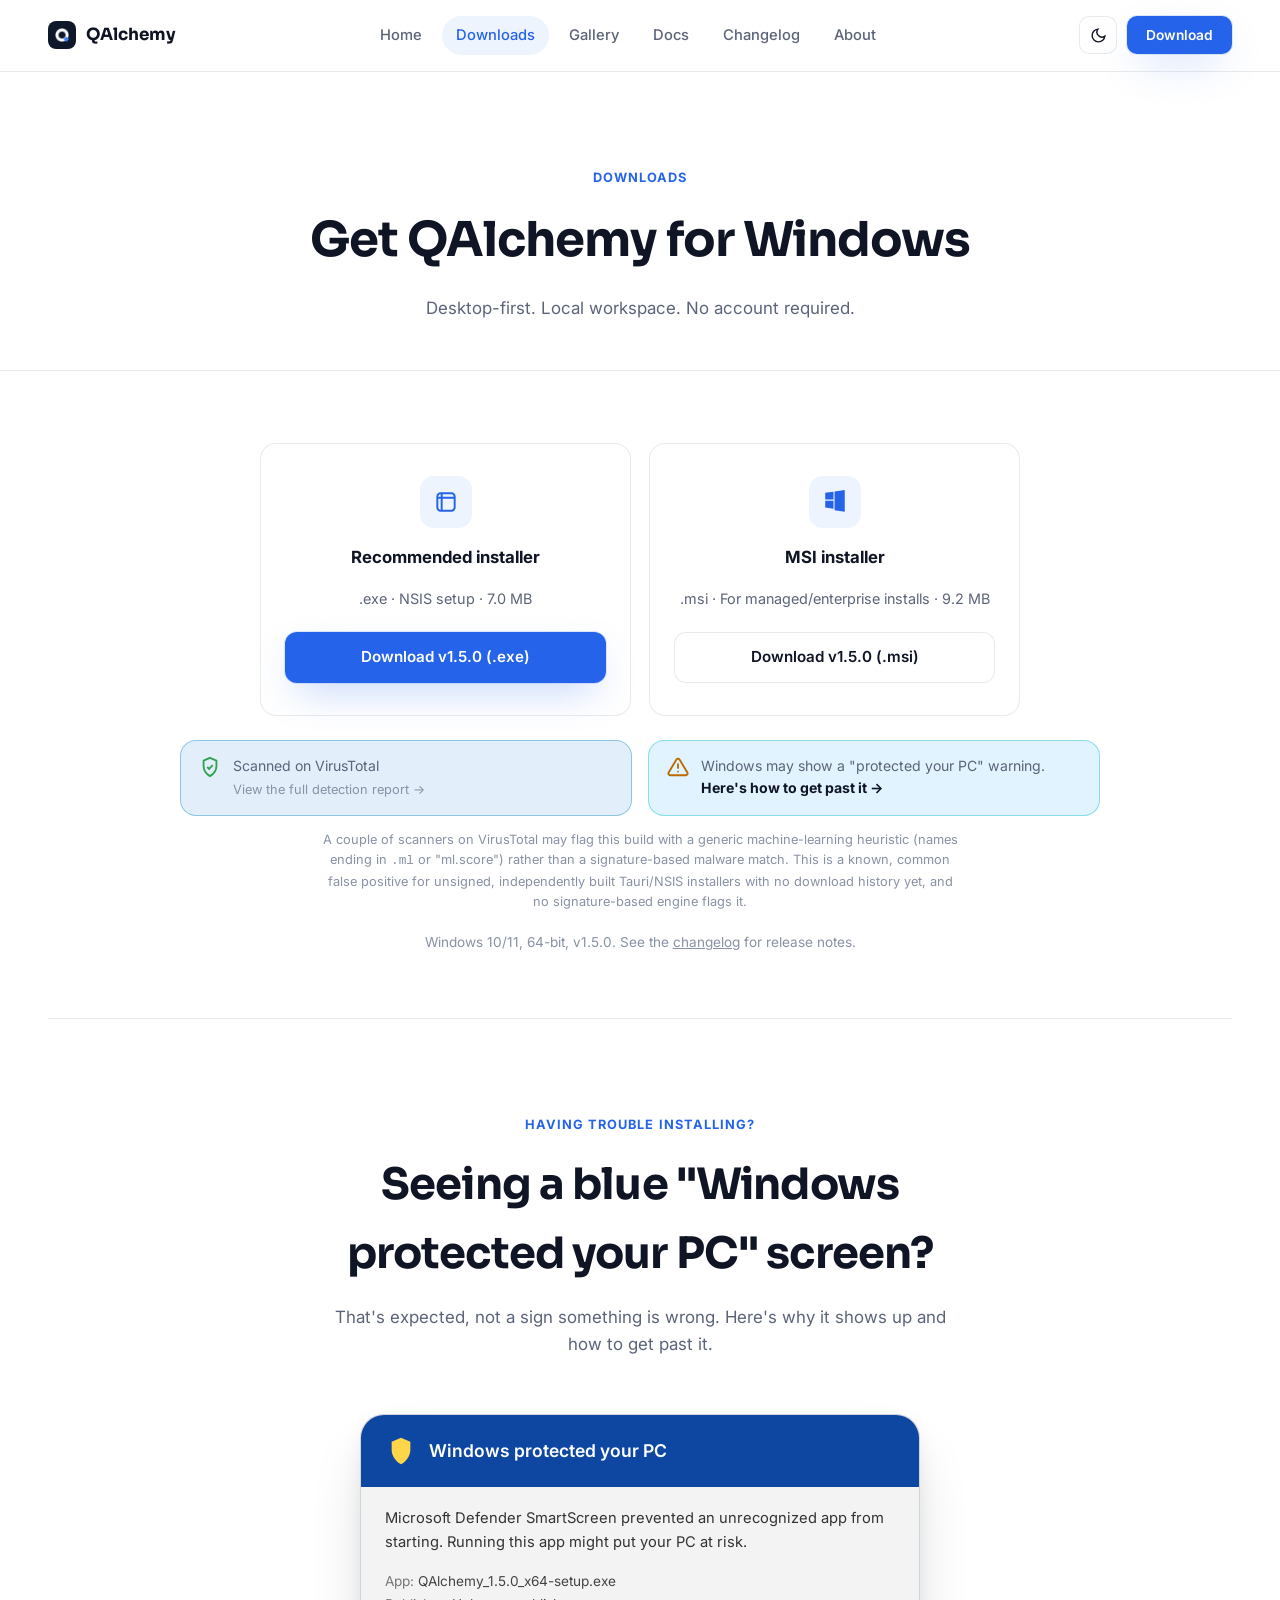
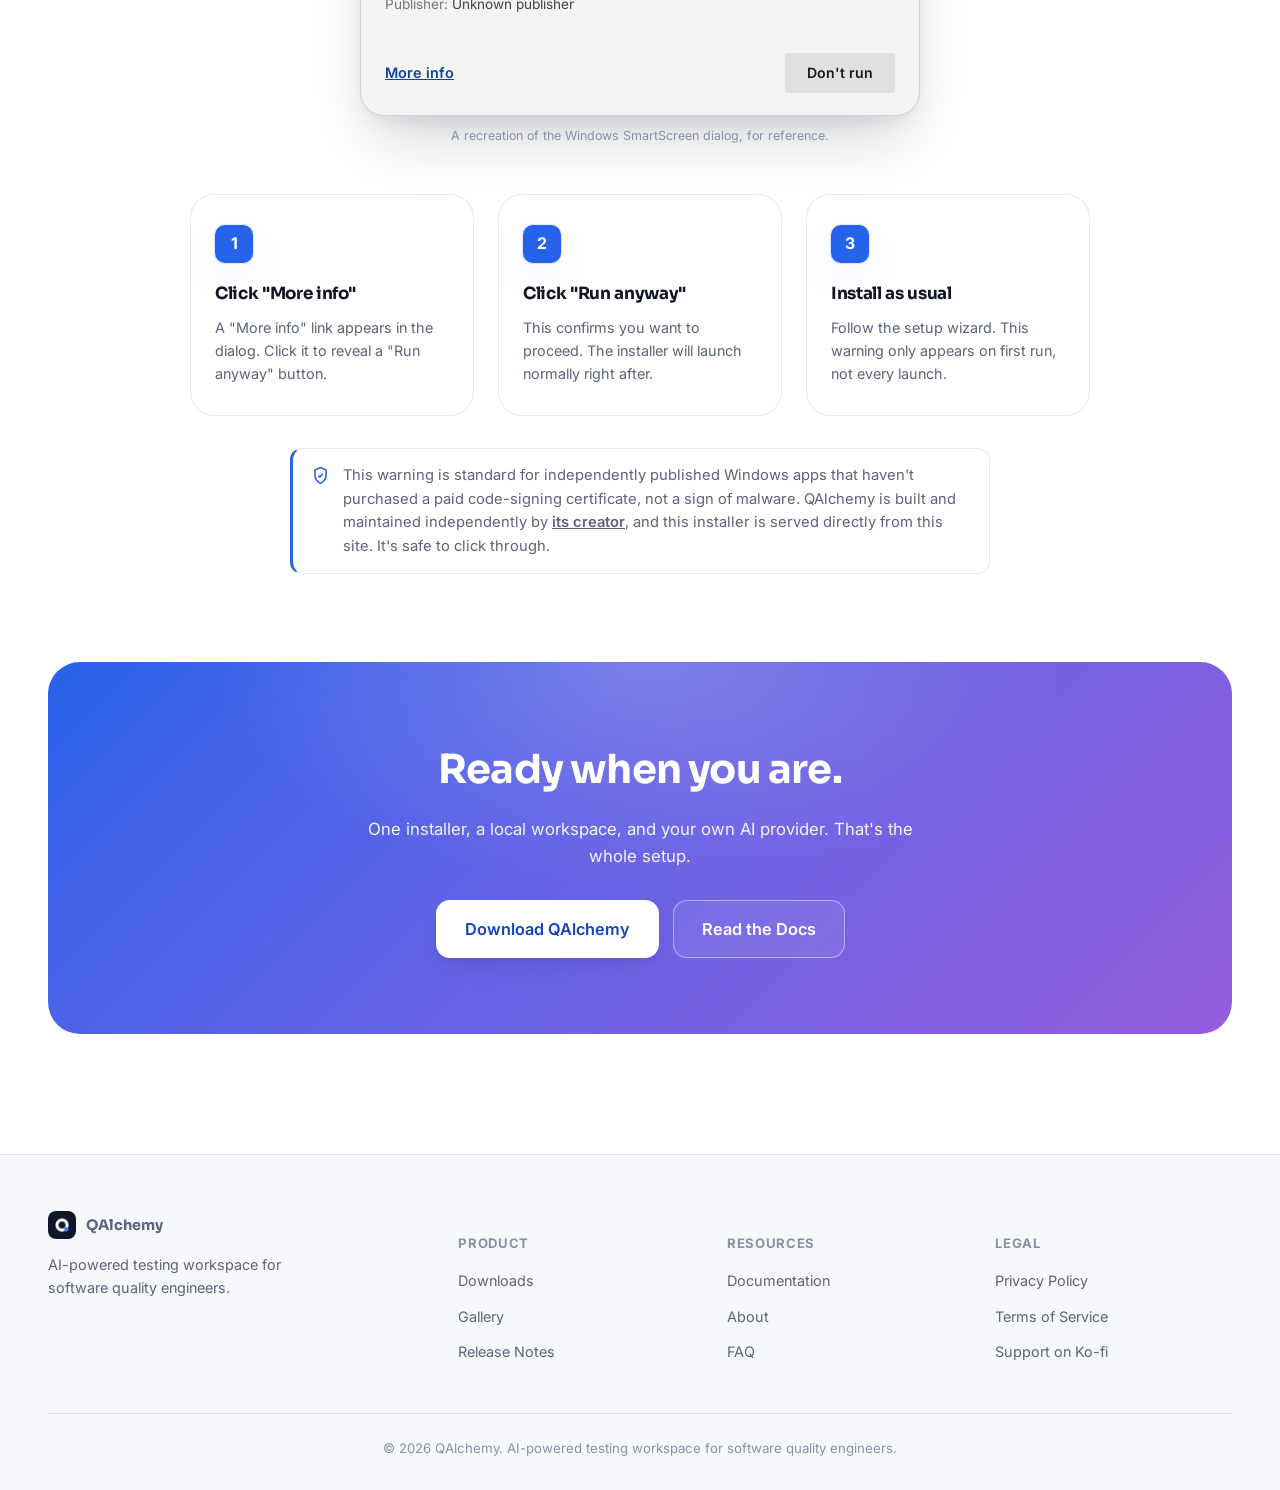
<file: downloads.html>
<!DOCTYPE html>
<html lang="en">
<head>
<meta charset="UTF-8">
<meta name="viewport" content="width=device-width, initial-scale=1">
<title>Downloads | QAlchemy</title>
<meta name="description" content="Download QAlchemy for Windows, plus help getting past the Windows SmartScreen warning on first install.">
<link rel="canonical" href="https://qalchemy.vercel.app/downloads">
<meta property="og:type" content="website">
<meta property="og:site_name" content="QAlchemy">
<meta property="og:title" content="Downloads | QAlchemy">
<meta property="og:description" content="Download QAlchemy for Windows, plus help getting past the Windows SmartScreen warning on first install.">
<meta property="og:url" content="https://qalchemy.vercel.app/downloads">
<meta property="og:image" content="https://qalchemy.vercel.app/assets/screenshots/dashboard.png">
<meta name="twitter:card" content="summary_large_image">
<meta name="twitter:title" content="Downloads | QAlchemy">
<meta name="twitter:description" content="Download QAlchemy for Windows, plus help getting past the Windows SmartScreen warning on first install.">
<meta name="twitter:image" content="https://qalchemy.vercel.app/assets/screenshots/dashboard.png">
<meta name="theme-color" content="#3d5afe">
<meta name="robots" content="index, follow, max-image-preview:large">
<meta name="author" content="Buraizu Labs">
<meta property="og:locale" content="en_US">
<meta property="og:image:width" content="1600">
<meta property="og:image:height" content="1000">
<meta property="og:image:alt" content="QAlchemy dashboard showing test suites, execution stats, and recent activity">
<meta name="twitter:image:alt" content="QAlchemy dashboard showing test suites, execution stats, and recent activity">
<link rel="apple-touch-icon" href="assets/qalchemy-logo.png">
<script type="application/ld+json">
{"@context":"https://schema.org","@type":"BreadcrumbList","itemListElement":[{"@type":"ListItem","position":1,"name":"Home","item":"https://qalchemy.vercel.app/"},{"@type":"ListItem","position":2,"name":"Downloads","item":"https://qalchemy.vercel.app/downloads"}]}
</script>
<link rel="icon" href="assets/qalchemy-logo.png">
<link rel="preconnect" href="https://fonts.googleapis.com">
<link rel="preconnect" href="https://fonts.gstatic.com" crossorigin>
<link href="https://fonts.googleapis.com/css2?family=Sora:wght@600;700;800&family=Inter:wght@400;500;600;700&family=JetBrains+Mono:wght@400;500&display=swap" rel="stylesheet">
<link rel="stylesheet" href="assets/css/main.css">
</head>
<body>

<header class="site-nav">
  <div class="wrap">
    <a href="/" class="brand">
      <img src="assets/qalchemy-logo.png" alt="QAlchemy logo">
      QAlchemy
    </a>
    <nav class="nav-links">
      <a href="/">Home</a>
      <a href="downloads" class="active">Downloads</a>
      <a href="gallery">Gallery</a>
      <a href="docs">Docs</a>
      <a href="changelog">Changelog</a>
      <a href="about">About</a>
      <a href="releases/QAlchemy_1.5.0_x64-setup.exe" download class="btn btn-primary mobile-cta">Download QAlchemy</a>
    </nav>
    <div class="nav-right">
      <button class="nav-toggle" id="navToggle" aria-label="Toggle menu" aria-expanded="false">
        <svg viewBox="0 0 24 24" fill="none" stroke="currentColor" stroke-width="2"><path d="M4 7h16M4 12h16M4 17h16"/></svg>
      </button>
      <button class="theme-btn" id="themeToggle" aria-label="Toggle dark mode">
        <svg id="iconMoon" viewBox="0 0 24 24" fill="none" stroke="currentColor" stroke-width="2"><path d="M21 12.79A9 9 0 1 1 11.21 3 7 7 0 0 0 21 12.79z"/></svg>
        <svg id="iconSun" style="display:none" viewBox="0 0 24 24" fill="none" stroke="currentColor" stroke-width="2"><circle cx="12" cy="12" r="4"/><path d="M12 2v2M12 20v2M4.93 4.93l1.41 1.41M17.66 17.66l1.41 1.41M2 12h2M20 12h2M6.34 17.66l-1.41 1.41M19.07 4.93l-1.41 1.41"/></svg>
      </button>
      <a href="releases/QAlchemy_1.5.0_x64-setup.exe" download class="btn btn-primary">Download</a>
    </div>
  </div>
</header>

<div class="page-header">
  <div class="wrap">
    <span class="kicker">Downloads</span>
    <h1>Get QAlchemy for Windows</h1>
    <p>Desktop-first. Local workspace. No account required.</p>
  </div>
</div>

<main class="wrap">

  <section style="padding: 72px 0 0;">
    <div class="export-grid export-grid-pair">

      <div class="export-card reveal" style="padding:32px 24px; gap:16px;">
        <div class="ico" style="width:52px; height:52px; border-radius:14px;">
          <svg viewBox="0 0 24 24" fill="none" stroke="currentColor" stroke-width="1.8" style="width:26px;height:26px;"><rect x="4" y="4" width="16" height="16" rx="3"/><path d="M8 4v16M4 8h16"/></svg>
        </div>
        <span style="font-size:1.05rem; font-weight:700;">Recommended installer</span>
        <p style="color:var(--fg-muted); font-size:0.9rem; margin:0;">.exe &middot; NSIS setup &middot; 7.0 MB</p>
        <a href="releases/QAlchemy_1.5.0_x64-setup.exe" download class="btn btn-primary" style="width:100%; margin-top:6px;">Download v1.5.0 (.exe)</a>
      </div>

      <div class="export-card reveal" style="padding:32px 24px; gap:16px;">
        <div class="ico" style="width:52px; height:52px; border-radius:14px;">
          <svg viewBox="0 0 24 24" fill="currentColor" style="width:26px;height:26px;"><path d="M3 3.5l7.6-1.05v7.35H3V3.5zm8.6-1.2L21 1v9.75H11.6V2.3zM3 10.8h7.6v7.35L3 17.1V10.8zm8.6 0H21V21l-9.4-1.3V10.8z"/></svg>
        </div>
        <span style="font-size:1.05rem; font-weight:700;">MSI installer</span>
        <p style="color:var(--fg-muted); font-size:0.9rem; margin:0;">.msi &middot; For managed/enterprise installs &middot; 9.2 MB</p>
        <a href="releases/QAlchemy_1.5.0_x64_en-US.msi" download class="btn btn-ghost" style="width:100%; margin-top:6px;">Download v1.5.0 (.msi)</a>
      </div>

    </div>

    <div class="reveal preflight-row">
      <a href="https://www.virustotal.com/gui/file-analysis/NGFiNGJjNTc3Y2FjOGQzOTdmYTM0NWQyODc4M2ZlMzM6MTc4NjE4NDE5Mw==" target="_blank" rel="noopener noreferrer" class="vt-badge">
        <span class="vt-icon">
          <svg viewBox="0 0 24 24" fill="none" stroke="currentColor" stroke-width="2"><path d="M12 2l7 3v6c0 5-3.4 9-7 11-3.6-2-7-6-7-11V5z"/><path d="M9 12l2 2 4-4"/></svg>
        </span>
        <span class="vt-text">
          Scanned on VirusTotal
          <span class="vt-sub">View the full detection report &rarr;</span>
        </span>
      </a>

      <a href="#smartscreen" class="preflight-note">
        <span class="preflight-icon">
          <svg viewBox="0 0 24 24" fill="none" stroke="currentColor" stroke-width="2" stroke-linecap="round" stroke-linejoin="round"><path d="M12 9v4M12 17h.01"/><path d="M10.3 3.9L1.8 18a2 2 0 001.7 3h17a2 2 0 001.7-3L13.7 3.9a2 2 0 00-3.4 0z"/></svg>
        </span>
        <span>Windows may show a "protected your PC" warning. <strong>Here's how to get past it &rarr;</strong></span>
      </a>
    </div>

    <p style="text-align:center; color:var(--fg-faint); font-size:0.8rem; max-width:640px; margin:14px auto 0;">A couple of scanners on VirusTotal may flag this build with a generic machine-learning heuristic (names ending in <code>.ml</code> or "ml.score") rather than a signature-based malware match. This is a known, common false positive for unsigned, independently built Tauri/NSIS installers with no download history yet, and no signature-based engine flags it.</p>

    <p style="text-align:center; color:var(--fg-faint); font-size:0.85rem; margin-top:20px;">Windows 10/11, 64-bit, v1.5.0. See the <a href="changelog" style="text-decoration:underline;">changelog</a> for release notes.</p>
  </section>

  <section id="smartscreen" style="padding: 96px 0 0; border-top:1px solid var(--border); margin-top:64px; scroll-margin-top: 88px;">
    <div class="section-head reveal" style="max-width:640px;">
      <span class="kicker">Having Trouble Installing?</span>
      <h2>Seeing a blue "Windows protected your PC" screen?</h2>
      <p>That's expected, not a sign something is wrong. Here's why it shows up and how to get past it.</p>
    </div>

    <div class="reveal" style="max-width:560px; margin:0 auto 48px;">
      <div class="smartscreen-mock">
        <div class="ss-titlebar">
          <span class="ss-shield">
            <svg viewBox="0 0 24 24" fill="currentColor"><path d="M12 2l7 3v6c0 5-3.4 9-7 11-3.6-2-7-6-7-11V5z"/></svg>
          </span>
          Windows protected your PC
        </div>
        <div class="ss-body">
          <p>Microsoft Defender SmartScreen prevented an unrecognized app from starting. Running this app might put your PC at risk.</p>
          <div class="ss-appinfo">
            <span class="ss-label">App:</span> QAlchemy_1.5.0_x64-setup.exe<br>
            <span class="ss-label">Publisher:</span> Unknown publisher
          </div>
        </div>
        <div class="ss-actions">
          <span class="ss-link">More info</span>
          <span class="ss-btn">Don't run</span>
        </div>
      </div>
      <p style="text-align:center; color:var(--fg-faint); font-size:0.78rem; margin-top:10px;">A recreation of the Windows SmartScreen dialog, for reference.</p>
    </div>

    <div class="steps reveal steps-three">
      <div class="step">
        <div class="num">1</div>
        <h4>Click "More info"</h4>
        <p>A "More info" link appears in the dialog. Click it to reveal a "Run anyway" button.</p>
      </div>
      <div class="step">
        <div class="num">2</div>
        <h4>Click "Run anyway"</h4>
        <p>This confirms you want to proceed. The installer will launch normally right after.</p>
      </div>
      <div class="step">
        <div class="num">3</div>
        <h4>Install as usual</h4>
        <p>Follow the setup wizard. This warning only appears on first run, not every launch.</p>
      </div>
    </div>

    <div class="docs-callout reveal" style="max-width:700px; margin:32px auto 0;">
      <svg viewBox="0 0 24 24" fill="none" stroke="currentColor" stroke-width="2"><path d="M12 2l7 3v6c0 5-3.4 9-7 11-3.6-2-7-6-7-11V5z"/><path d="M9 12l2 2 4-4"/></svg>
      <span>This warning is standard for independently published Windows apps that haven't purchased a paid code-signing certificate, not a sign of malware. QAlchemy is built and maintained independently by <a href="about" style="text-decoration:underline; font-weight:600;">its creator</a>, and this installer is served directly from this site. It's safe to click through.</span>
    </div>
  </section>

  <section style="padding: 88px 0 120px;">
    <div class="cta-band reveal">
      <h2>Ready when you are.</h2>
      <p>One installer, a local workspace, and your own AI provider. That's the whole setup.</p>
      <div class="hero-actions">
        <a href="releases/QAlchemy_1.5.0_x64-setup.exe" download class="btn btn-primary btn-lg">Download QAlchemy</a>
        <a href="docs" class="btn btn-ghost btn-lg">Read the Docs</a>
      </div>
    </div>
  </section>

</main>

<footer>
  <div class="wrap">
    <div class="foot-grid">
      <div class="foot-col">
        <a href="/" class="brand" style="margin-bottom:14px;">
          <img src="assets/qalchemy-logo.png" alt="QAlchemy logo">
          QAlchemy
        </a>
        <p style="color: var(--fg-muted); font-size:0.9rem; max-width:280px; margin-top:12px;">AI-powered testing workspace for software quality engineers.</p>
      </div>
      <div class="foot-col">
        <h5>Product</h5>
        <ul>
          <li><a href="downloads">Downloads</a></li>
          <li><a href="gallery">Gallery</a></li>
          <li><a href="changelog">Release Notes</a></li>
        </ul>
      </div>
      <div class="foot-col">
        <h5>Resources</h5>
        <ul>
          <li><a href="docs">Documentation</a></li>
          <li><a href="about">About</a></li>
          <li><a href="docs#doc-faq">FAQ</a></li>
        </ul>
      </div>
      <div class="foot-col">
        <h5>Legal</h5>
        <ul>
          <li><a href="privacy">Privacy Policy</a></li>
          <li><a href="terms">Terms of Service</a></li>
          <li><a href="https://ko-fi.com/buraizuuu" target="_blank" rel="noopener noreferrer">Support on Ko-fi</a></li>
        </ul>
      </div>
    </div>
    <div class="foot-bottom">
      <span>&copy; <span class="js-year">2026</span> QAlchemy. AI-powered testing workspace for software quality engineers.</span>
    </div>
  </div>
</footer>

<script src="assets/js/main.js"></script>
</body>
</html>
</file>
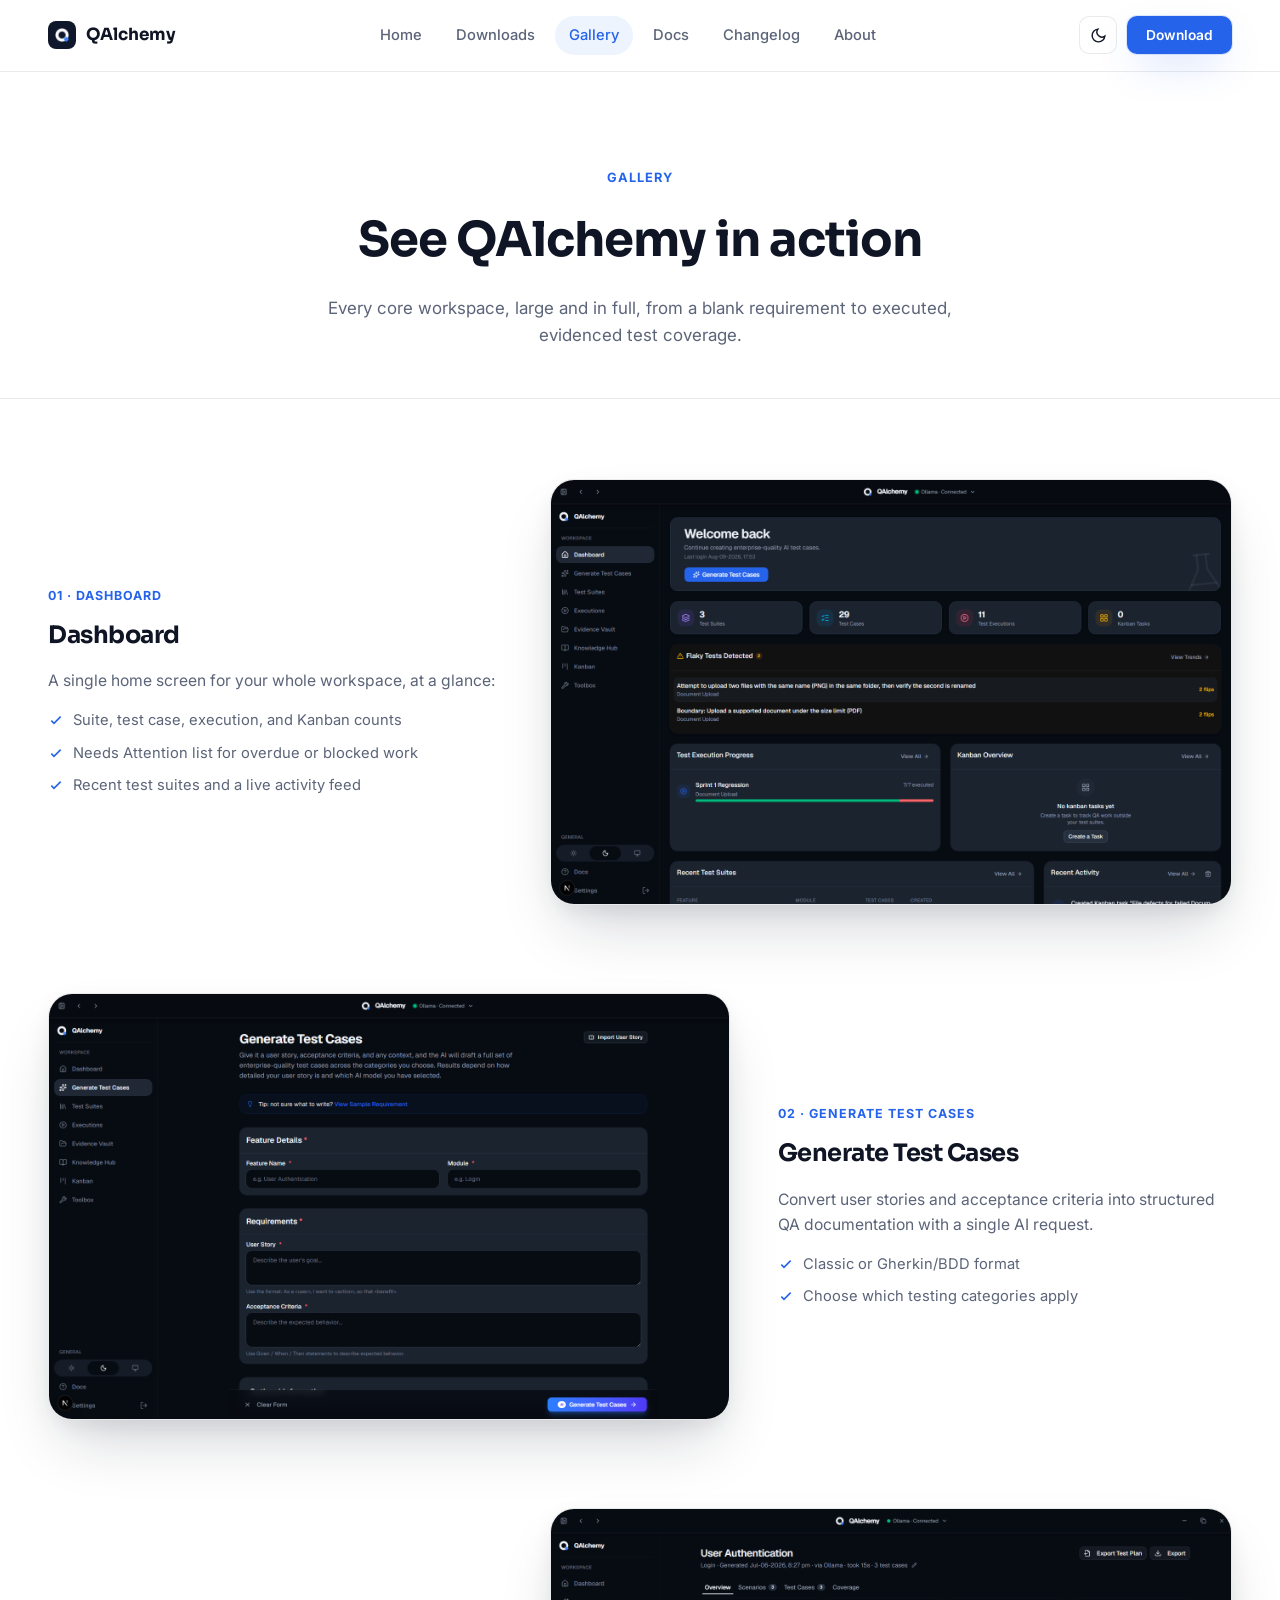
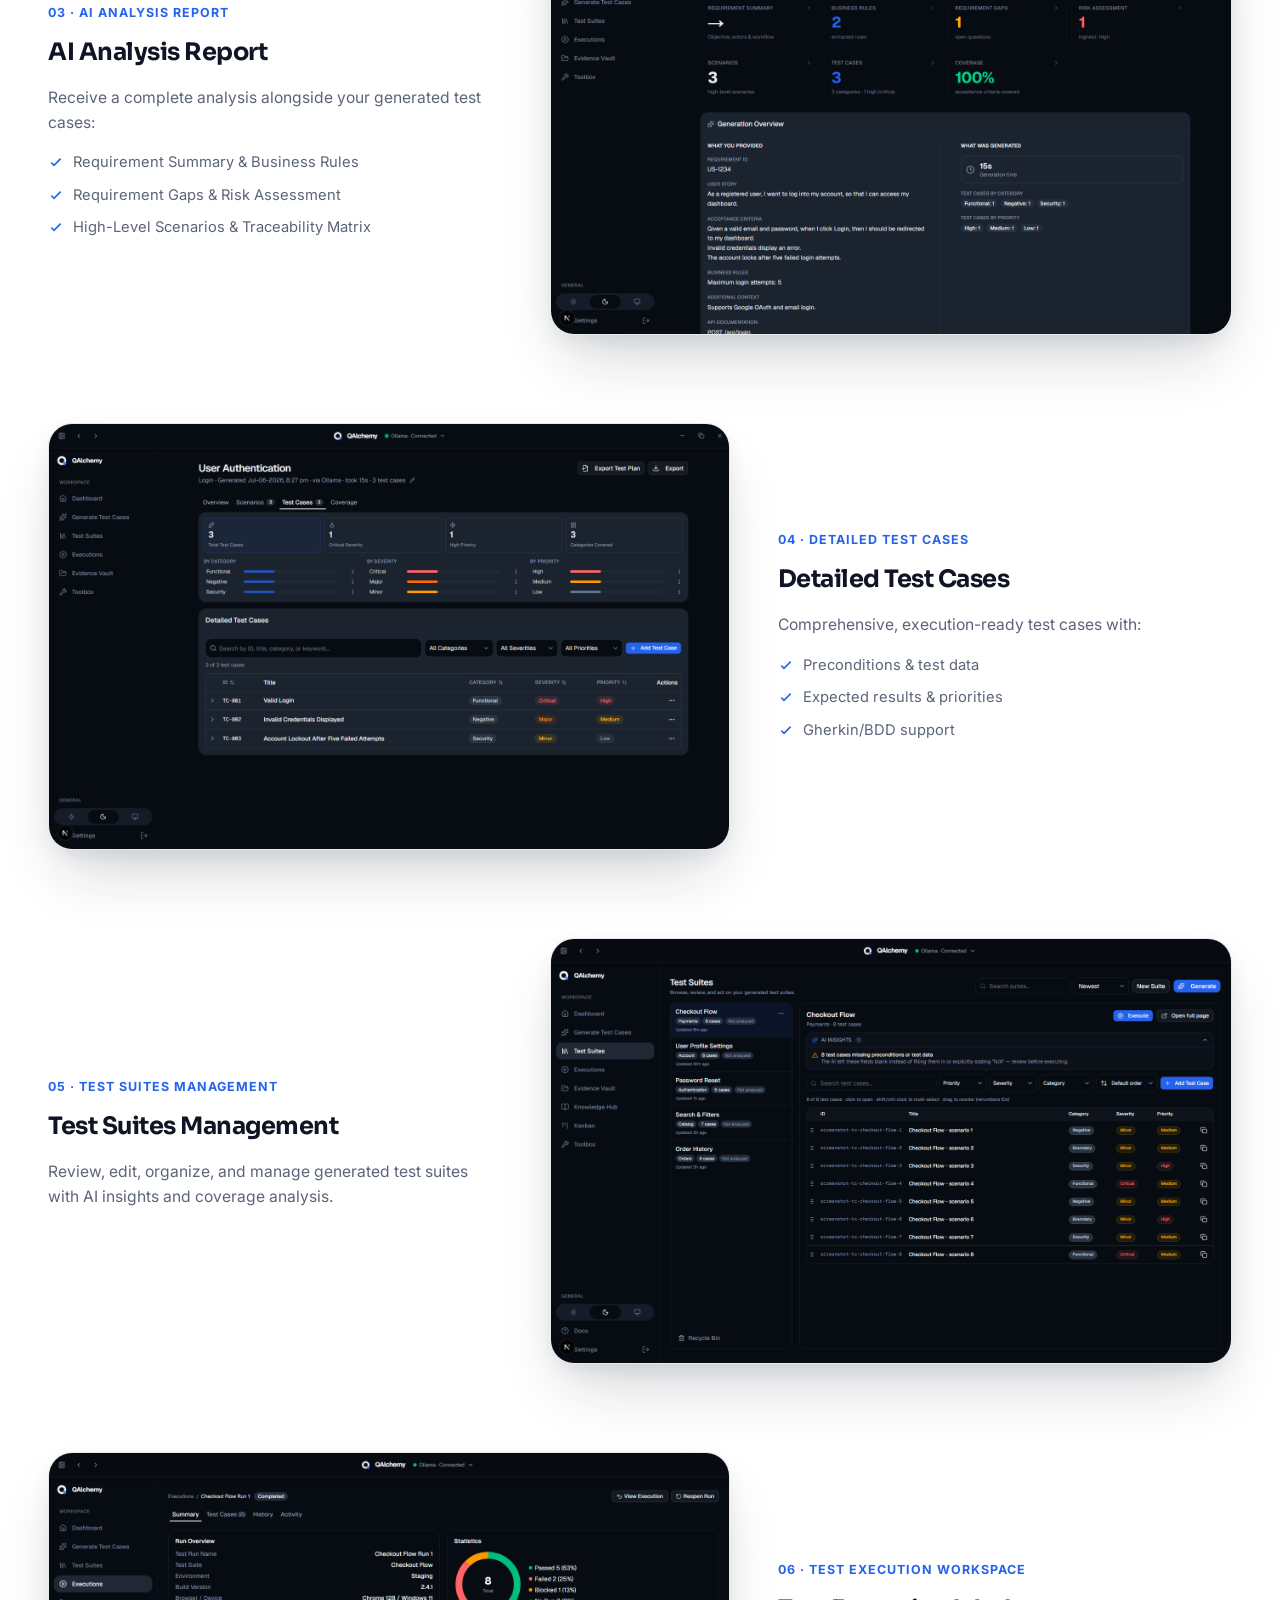
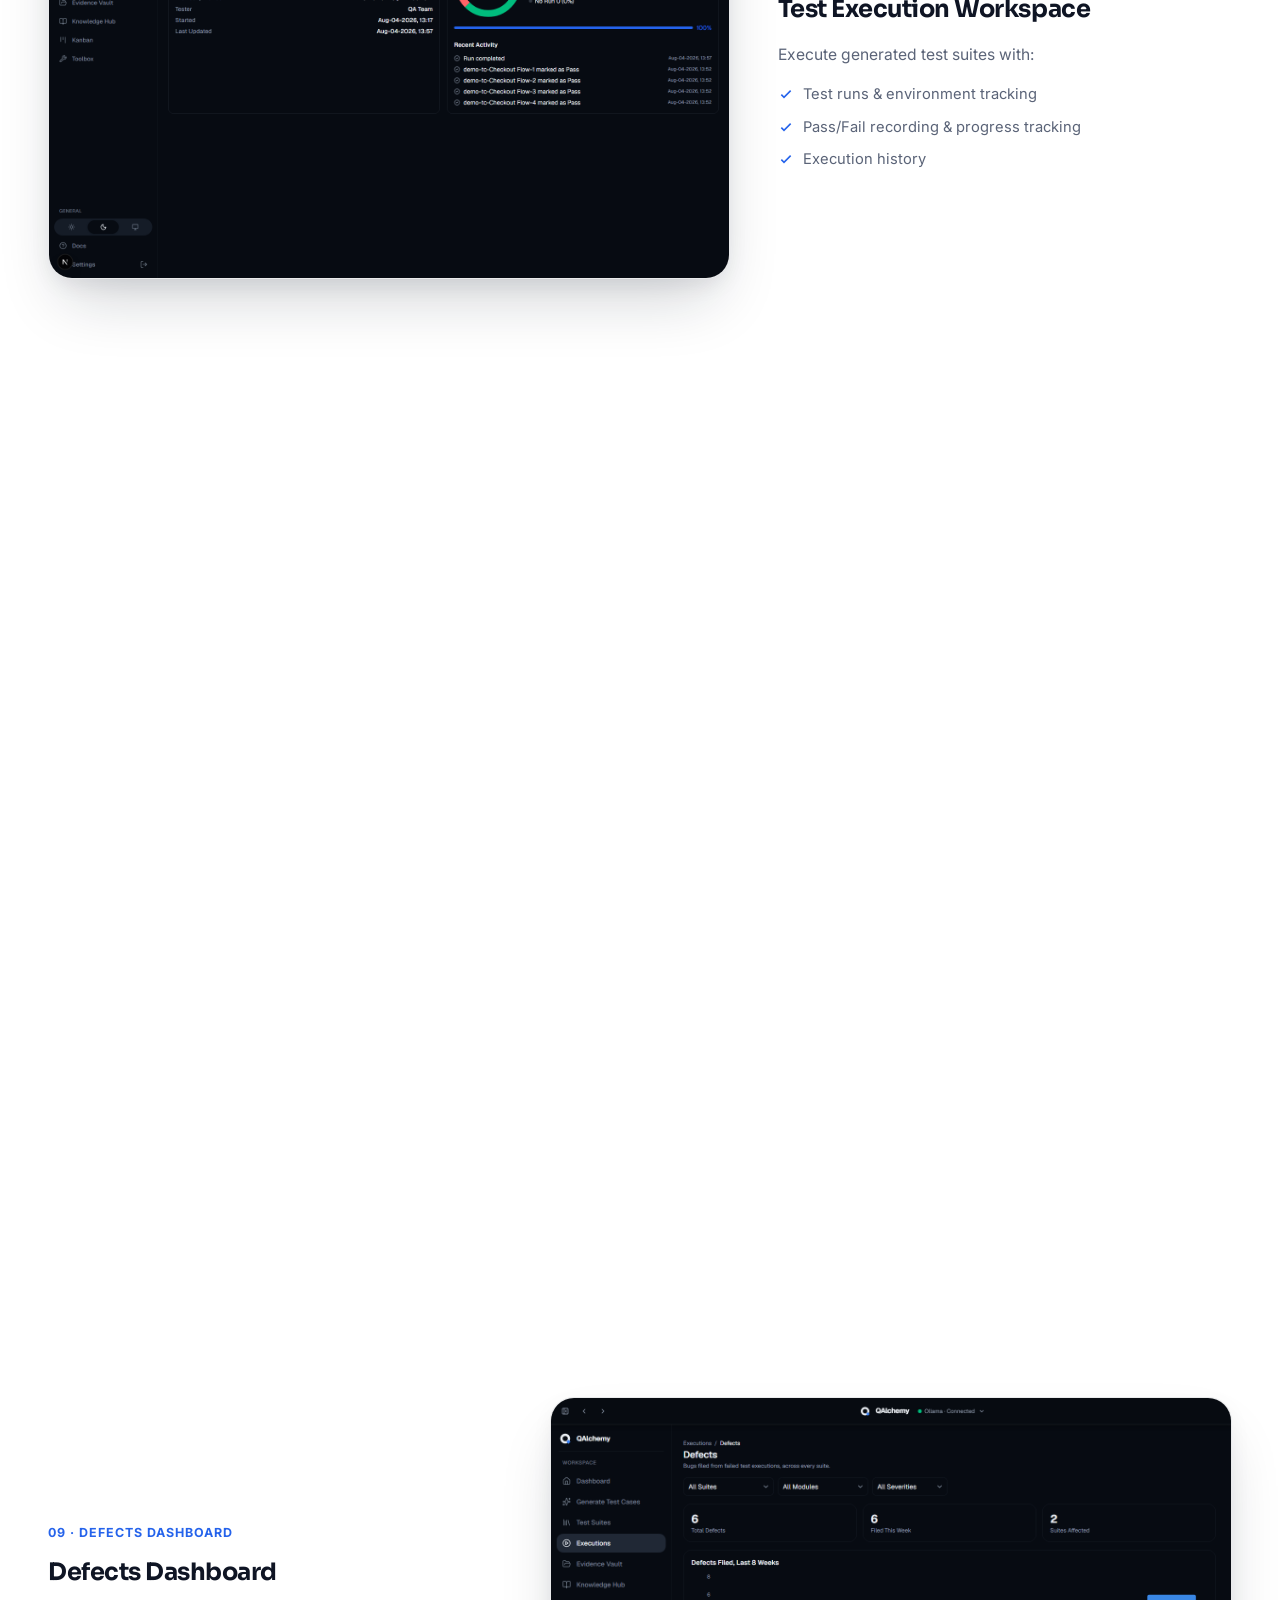
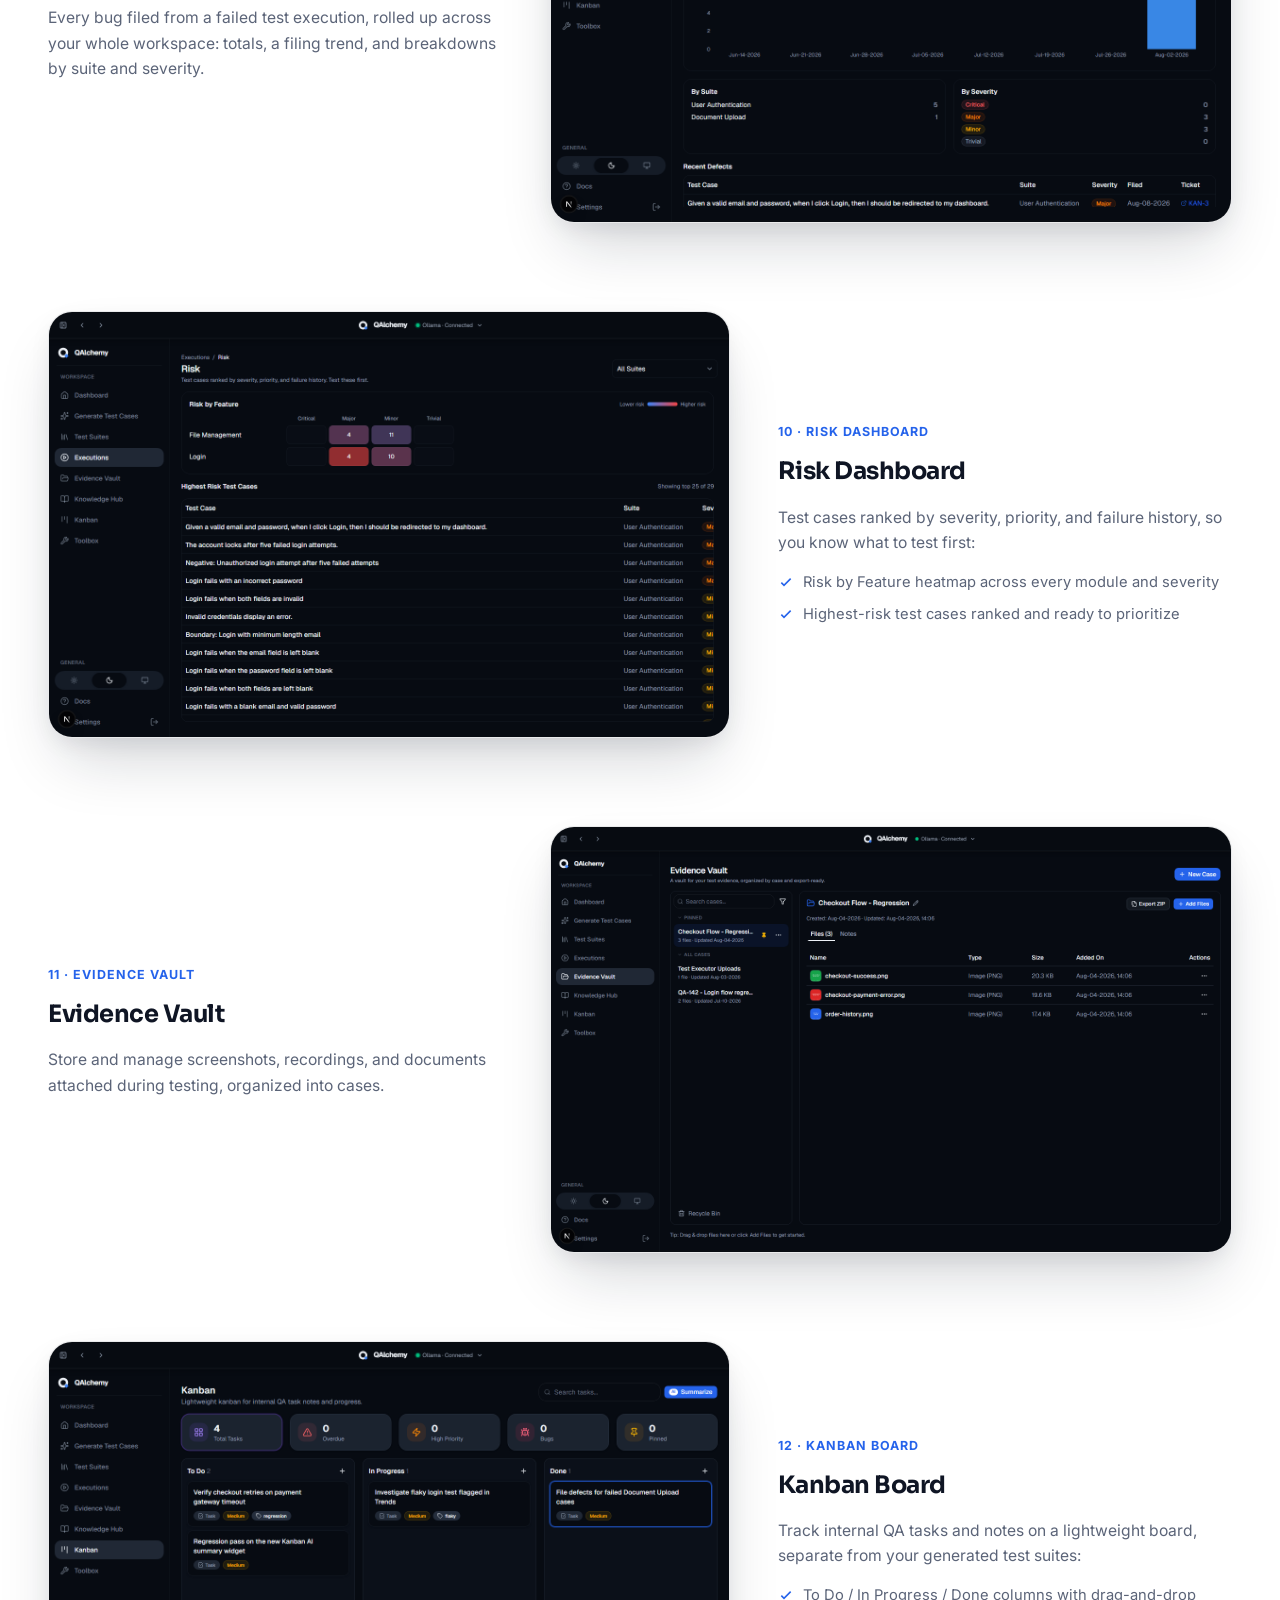
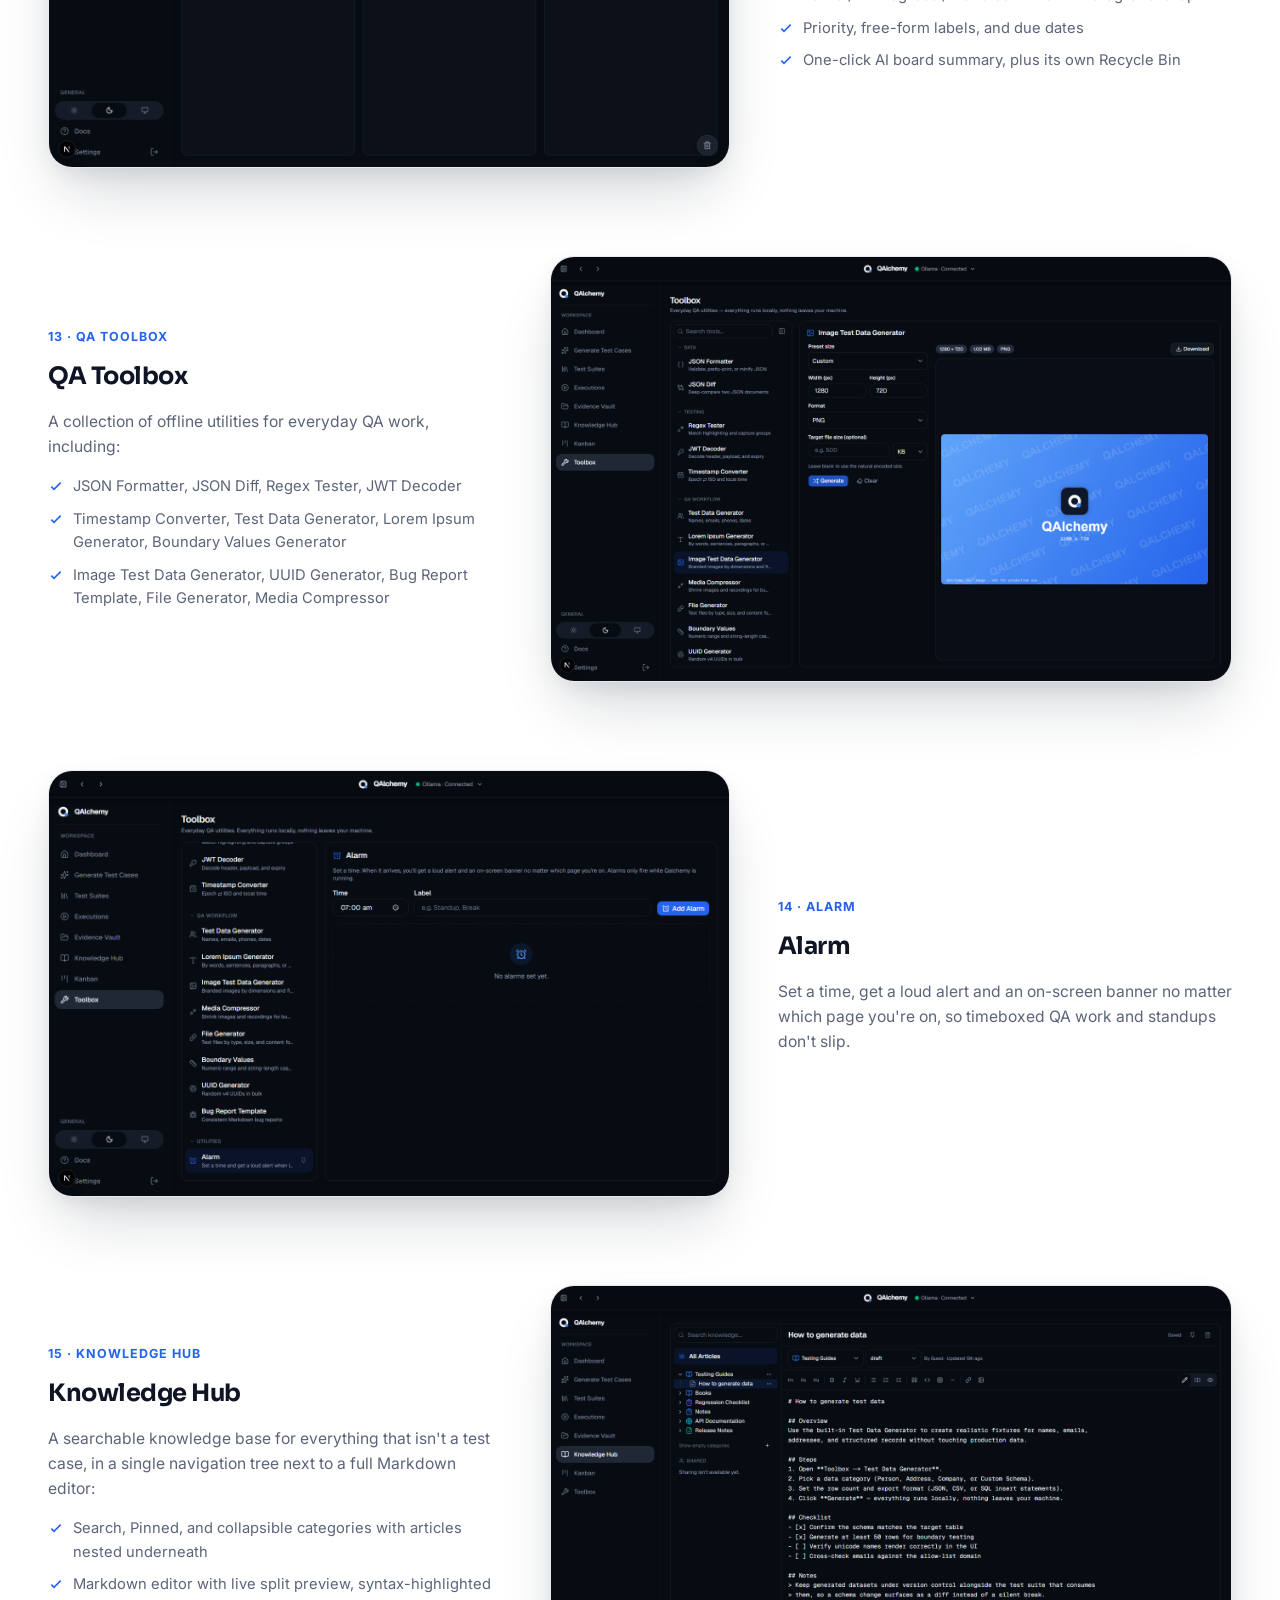
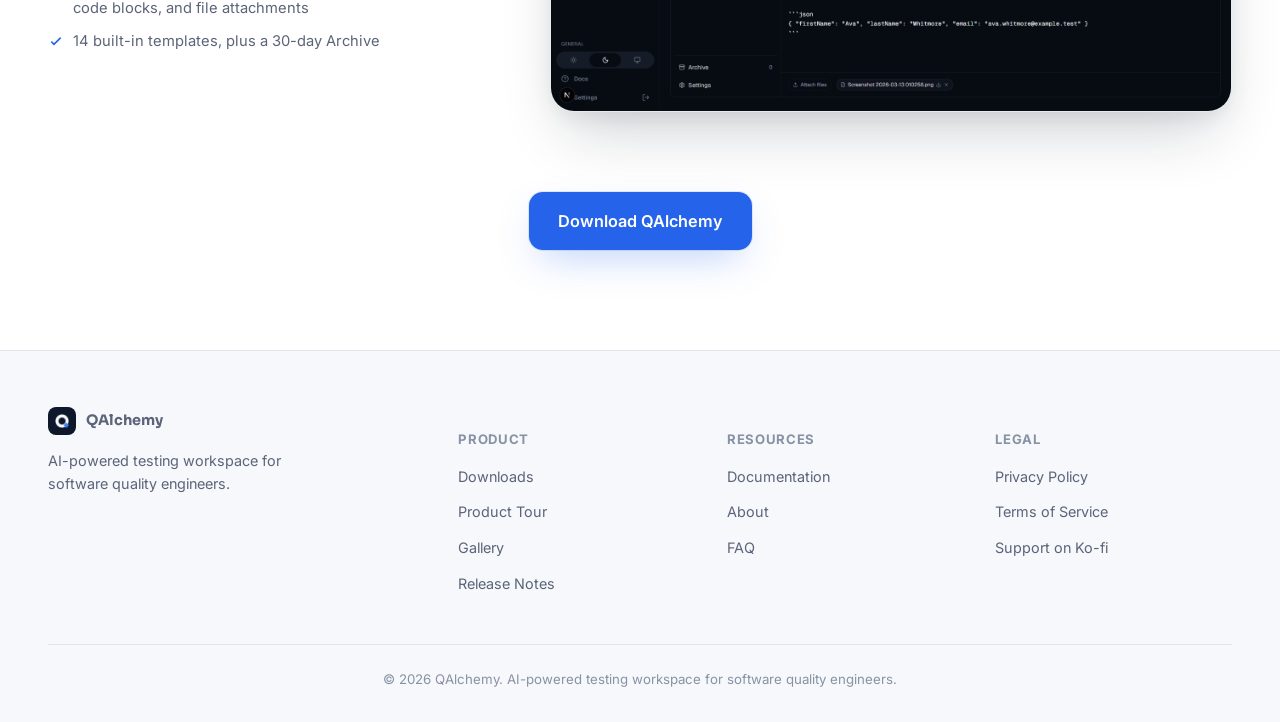
<file: gallery.html>
<!DOCTYPE html>
<html lang="en">
<head>
<meta charset="UTF-8">
<meta name="viewport" content="width=device-width, initial-scale=1">
<title>Gallery | QAlchemy</title>
<meta name="description" content="A full visual tour of QAlchemy: Dashboard, Generate, AI Analysis Report, Detailed Test Cases, Test Suites, Test Execution, Evidence Vault, Kanban, QA Toolbox, and Knowledge Hub.">
<link rel="canonical" href="https://qalchemy.vercel.app/gallery">
<meta property="og:type" content="website">
<meta property="og:site_name" content="QAlchemy">
<meta property="og:title" content="Gallery | QAlchemy">
<meta property="og:description" content="A full visual tour of QAlchemy: Dashboard, Generate, AI Analysis Report, Detailed Test Cases, Test Suites, Test Execution, Evidence Vault, Kanban, QA Toolbox, and Knowledge Hub.">
<meta property="og:url" content="https://qalchemy.vercel.app/gallery">
<meta property="og:image" content="https://qalchemy.vercel.app/assets/screenshots/dashboard.png">
<meta name="twitter:card" content="summary_large_image">
<meta name="twitter:title" content="Gallery | QAlchemy">
<meta name="twitter:description" content="A full visual tour of QAlchemy: Dashboard, Generate, AI Analysis Report, Detailed Test Cases, Test Suites, Test Execution, Evidence Vault, Kanban, QA Toolbox, and Knowledge Hub.">
<meta name="twitter:image" content="https://qalchemy.vercel.app/assets/screenshots/dashboard.png">
<meta name="theme-color" content="#3d5afe">
<meta name="robots" content="index, follow, max-image-preview:large">
<meta name="author" content="Buraizu Labs">
<meta property="og:locale" content="en_US">
<meta property="og:image:width" content="1600">
<meta property="og:image:height" content="1000">
<meta property="og:image:alt" content="QAlchemy dashboard showing test suites, execution stats, and recent activity">
<meta name="twitter:image:alt" content="QAlchemy dashboard showing test suites, execution stats, and recent activity">
<link rel="apple-touch-icon" href="assets/qalchemy-logo.png">
<script type="application/ld+json">
{"@context":"https://schema.org","@type":"BreadcrumbList","itemListElement":[{"@type":"ListItem","position":1,"name":"Home","item":"https://qalchemy.vercel.app/"},{"@type":"ListItem","position":2,"name":"Gallery","item":"https://qalchemy.vercel.app/gallery"}]}
</script>
<link rel="icon" href="assets/qalchemy-logo.png">
<link rel="preconnect" href="https://fonts.googleapis.com">
<link rel="preconnect" href="https://fonts.gstatic.com" crossorigin>
<link href="https://fonts.googleapis.com/css2?family=Sora:wght@600;700;800&family=Inter:wght@400;500;600;700&family=JetBrains+Mono:wght@400;500&display=swap" rel="stylesheet">
<link rel="stylesheet" href="assets/css/main.css">
</head>
<body>

<header class="site-nav">
  <div class="wrap">
    <a href="/" class="brand">
      <img src="assets/qalchemy-logo.png" alt="QAlchemy logo">
      QAlchemy
    </a>
    <nav class="nav-links">
      <a href="/">Home</a>
      <a href="downloads">Downloads</a>
      <a href="gallery" class="active">Gallery</a>
      <a href="docs">Docs</a>
      <a href="changelog">Changelog</a>
      <a href="about">About</a>
    <a href="downloads" class="btn btn-primary mobile-cta">Download QAlchemy</a>
    </nav>
    <div class="nav-right">
      <button class="nav-toggle" id="navToggle" aria-label="Toggle menu" aria-expanded="false">
        <svg viewBox="0 0 24 24" fill="none" stroke="currentColor" stroke-width="2"><path d="M4 7h16M4 12h16M4 17h16"/></svg>
      </button>
      <button class="theme-btn" id="themeToggle" aria-label="Toggle dark mode">
        <svg id="iconMoon" viewBox="0 0 24 24" fill="none" stroke="currentColor" stroke-width="2"><path d="M21 12.79A9 9 0 1 1 11.21 3 7 7 0 0 0 21 12.79z"/></svg>
        <svg id="iconSun" style="display:none" viewBox="0 0 24 24" fill="none" stroke="currentColor" stroke-width="2"><circle cx="12" cy="12" r="4"/><path d="M12 2v2M12 20v2M4.93 4.93l1.41 1.41M17.66 17.66l1.41 1.41M2 12h2M20 12h2M6.34 17.66l-1.41 1.41M19.07 4.93l-1.41 1.41"/></svg>
      </button>
      <a href="downloads" class="btn btn-primary">Download</a>
    </div>
  </div>
</header>

<div class="page-header">
  <div class="wrap">
    <span class="kicker">Gallery</span>
    <h1>See QAlchemy in action</h1>
    <p>Every core workspace, large and in full, from a blank requirement to executed, evidenced test coverage.</p>
  </div>
</div>

<main class="wrap">
  <div class="gallery-grid" style="padding: 80px 0;">

    <div class="gallery-item reveal">
      <div class="gallery-caption">
        <span class="kicker">01 &middot; Dashboard</span>
        <h3>Dashboard</h3>
        <p>A single home screen for your whole workspace, at a glance:</p>
        <ul>
          <li><svg viewBox="0 0 24 24" fill="none" stroke="currentColor" stroke-width="2.4"><path d="M5 13l4 4L19 7"/></svg> Suite, test case, execution, and Kanban counts</li>
          <li><svg viewBox="0 0 24 24" fill="none" stroke="currentColor" stroke-width="2.4"><path d="M5 13l4 4L19 7"/></svg> Needs Attention list for overdue or blocked work</li>
          <li><svg viewBox="0 0 24 24" fill="none" stroke="currentColor" stroke-width="2.4"><path d="M5 13l4 4L19 7"/></svg> Recent test suites and a live activity feed</li>
        </ul>
      </div>
      <div class="gallery-media"><img src="assets/screenshots/dashboard.png" alt="QAlchemy Dashboard"></div>
    </div>

    <div class="gallery-item reverse reveal">
      <div class="gallery-caption">
        <span class="kicker">02 &middot; Generate Test Cases</span>
        <h3>Generate Test Cases</h3>
        <p>Convert user stories and acceptance criteria into structured QA documentation with a single AI request.</p>
        <ul>
          <li><svg viewBox="0 0 24 24" fill="none" stroke="currentColor" stroke-width="2.4"><path d="M5 13l4 4L19 7"/></svg> Classic or Gherkin/BDD format</li>
          <li><svg viewBox="0 0 24 24" fill="none" stroke="currentColor" stroke-width="2.4"><path d="M5 13l4 4L19 7"/></svg> Choose which testing categories apply</li>
        </ul>
      </div>
      <div class="gallery-media"><img src="assets/screenshots/generate.png" alt="Generate Test Cases page"></div>
    </div>

    <div class="gallery-item reveal">
      <div class="gallery-caption">
        <span class="kicker">03 &middot; AI Analysis Report</span>
        <h3>AI Analysis Report</h3>
        <p>Receive a complete analysis alongside your generated test cases:</p>
        <ul>
          <li><svg viewBox="0 0 24 24" fill="none" stroke="currentColor" stroke-width="2.4"><path d="M5 13l4 4L19 7"/></svg> Requirement Summary &amp; Business Rules</li>
          <li><svg viewBox="0 0 24 24" fill="none" stroke="currentColor" stroke-width="2.4"><path d="M5 13l4 4L19 7"/></svg> Requirement Gaps &amp; Risk Assessment</li>
          <li><svg viewBox="0 0 24 24" fill="none" stroke="currentColor" stroke-width="2.4"><path d="M5 13l4 4L19 7"/></svg> High-Level Scenarios &amp; Traceability Matrix</li>
        </ul>
      </div>
      <div class="gallery-media"><img src="assets/screenshots/results-overview.png" alt="AI Analysis Report overview"></div>
    </div>

    <div class="gallery-item reverse reveal">
      <div class="gallery-caption">
        <span class="kicker">04 &middot; Detailed Test Cases</span>
        <h3>Detailed Test Cases</h3>
        <p>Comprehensive, execution-ready test cases with:</p>
        <ul>
          <li><svg viewBox="0 0 24 24" fill="none" stroke="currentColor" stroke-width="2.4"><path d="M5 13l4 4L19 7"/></svg> Preconditions &amp; test data</li>
          <li><svg viewBox="0 0 24 24" fill="none" stroke="currentColor" stroke-width="2.4"><path d="M5 13l4 4L19 7"/></svg> Expected results &amp; priorities</li>
          <li><svg viewBox="0 0 24 24" fill="none" stroke="currentColor" stroke-width="2.4"><path d="M5 13l4 4L19 7"/></svg> Gherkin/BDD support</li>
        </ul>
      </div>
      <div class="gallery-media"><img src="assets/screenshots/results-test-cases.png" alt="Detailed test case list"></div>
    </div>

    <div class="gallery-item reveal">
      <div class="gallery-caption">
        <span class="kicker">05 &middot; Test Suites Management</span>
        <h3>Test Suites Management</h3>
        <p>Review, edit, organize, and manage generated test suites with AI insights and coverage analysis.</p>
      </div>
      <div class="gallery-media"><img src="assets/screenshots/suites.png" alt="Test Suites management page"></div>
    </div>

    <div class="gallery-item reverse reveal">
      <div class="gallery-caption">
        <span class="kicker">06 &middot; Test Execution Workspace</span>
        <h3>Test Execution Workspace</h3>
        <p>Execute generated test suites with:</p>
        <ul>
          <li><svg viewBox="0 0 24 24" fill="none" stroke="currentColor" stroke-width="2.4"><path d="M5 13l4 4L19 7"/></svg> Test runs &amp; environment tracking</li>
          <li><svg viewBox="0 0 24 24" fill="none" stroke="currentColor" stroke-width="2.4"><path d="M5 13l4 4L19 7"/></svg> Pass/Fail recording &amp; progress tracking</li>
          <li><svg viewBox="0 0 24 24" fill="none" stroke="currentColor" stroke-width="2.4"><path d="M5 13l4 4L19 7"/></svg> Execution history</li>
        </ul>
      </div>
      <div class="gallery-media"><img src="assets/screenshots/executor.png" alt="Test execution workspace"></div>
    </div>

    <div class="gallery-item reveal">
      <div class="gallery-caption">
        <span class="kicker">07 &middot; File Bug Report</span>
        <h3>File Bug Report</h3>
        <p>File a bug straight from a failed test case, with AI drafting the report for you:</p>
        <ul>
          <li><svg viewBox="0 0 24 24" fill="none" stroke="currentColor" stroke-width="2.4"><path d="M5 13l4 4L19 7"/></svg> AI drafts title, repro steps, and expected/actual results from the failed test</li>
          <li><svg viewBox="0 0 24 24" fill="none" stroke="currentColor" stroke-width="2.4"><path d="M5 13l4 4L19 7"/></svg> Files straight to Jira, Azure DevOps, GitHub, or Trello, with evidence attached</li>
          <li><svg viewBox="0 0 24 24" fill="none" stroke="currentColor" stroke-width="2.4"><path d="M5 13l4 4L19 7"/></svg> Duplicate detection against existing tickets before you file</li>
        </ul>
      </div>
      <div class="gallery-media"><img src="assets/screenshots/file-bug-report.png" alt="File Bug Report on a failed test case"></div>
    </div>

    <div class="gallery-item reverse reveal">
      <div class="gallery-caption">
        <span class="kicker">08 &middot; Trends &amp; Flaky Tests</span>
        <h3>Trends &amp; Flaky Tests</h3>
        <p>Pass rate over time and automatic flaky test detection, per suite:</p>
        <ul>
          <li><svg viewBox="0 0 24 24" fill="none" stroke="currentColor" stroke-width="2.4"><path d="M5 13l4 4L19 7"/></svg> Pass rate charted across every completed run</li>
          <li><svg viewBox="0 0 24 24" fill="none" stroke="currentColor" stroke-width="2.4"><path d="M5 13l4 4L19 7"/></svg> Tests that flip between pass and fail get flagged as Flaky automatically</li>
        </ul>
      </div>
      <div class="gallery-media"><img src="assets/screenshots/trends.png" alt="Trends and flaky test detection"></div>
    </div>

    <div class="gallery-item reveal">
      <div class="gallery-caption">
        <span class="kicker">09 &middot; Defects Dashboard</span>
        <h3>Defects Dashboard</h3>
        <p>Every bug filed from a failed test execution, rolled up across your whole workspace: totals, a filing trend, and breakdowns by suite and severity.</p>
      </div>
      <div class="gallery-media"><img src="assets/screenshots/defects.png" alt="Defects dashboard"></div>
    </div>

    <div class="gallery-item reverse reveal">
      <div class="gallery-caption">
        <span class="kicker">10 &middot; Risk Dashboard</span>
        <h3>Risk Dashboard</h3>
        <p>Test cases ranked by severity, priority, and failure history, so you know what to test first:</p>
        <ul>
          <li><svg viewBox="0 0 24 24" fill="none" stroke="currentColor" stroke-width="2.4"><path d="M5 13l4 4L19 7"/></svg> Risk by Feature heatmap across every module and severity</li>
          <li><svg viewBox="0 0 24 24" fill="none" stroke="currentColor" stroke-width="2.4"><path d="M5 13l4 4L19 7"/></svg> Highest-risk test cases ranked and ready to prioritize</li>
        </ul>
      </div>
      <div class="gallery-media"><img src="assets/screenshots/risk.png" alt="Risk dashboard with heatmap"></div>
    </div>

    <div class="gallery-item reveal">
      <div class="gallery-caption">
        <span class="kicker">11 &middot; Evidence Vault</span>
        <h3>Evidence Vault</h3>
        <p>Store and manage screenshots, recordings, and documents attached during testing, organized into cases.</p>
      </div>
      <div class="gallery-media"><img src="assets/screenshots/evidence.png" alt="Evidence Vault page"></div>
    </div>

    <div class="gallery-item reverse reveal">
      <div class="gallery-caption">
        <span class="kicker">12 &middot; Kanban Board</span>
        <h3>Kanban Board</h3>
        <p>Track internal QA tasks and notes on a lightweight board, separate from your generated test suites:</p>
        <ul>
          <li><svg viewBox="0 0 24 24" fill="none" stroke="currentColor" stroke-width="2.4"><path d="M5 13l4 4L19 7"/></svg> To Do / In Progress / Done columns with drag-and-drop</li>
          <li><svg viewBox="0 0 24 24" fill="none" stroke="currentColor" stroke-width="2.4"><path d="M5 13l4 4L19 7"/></svg> Priority, free-form labels, and due dates</li>
          <li><svg viewBox="0 0 24 24" fill="none" stroke="currentColor" stroke-width="2.4"><path d="M5 13l4 4L19 7"/></svg> One-click AI board summary, plus its own Recycle Bin</li>
        </ul>
      </div>
      <div class="gallery-media"><img src="assets/screenshots/kanban.png" alt="QAlchemy Kanban board"></div>
    </div>

    <div class="gallery-item reveal">
      <div class="gallery-caption">
        <span class="kicker">13 &middot; QA Toolbox</span>
        <h3>QA Toolbox</h3>
        <p>A collection of offline utilities for everyday QA work, including:</p>
        <ul>
          <li><svg viewBox="0 0 24 24" fill="none" stroke="currentColor" stroke-width="2.4"><path d="M5 13l4 4L19 7"/></svg> JSON Formatter, JSON Diff, Regex Tester, JWT Decoder</li>
          <li><svg viewBox="0 0 24 24" fill="none" stroke="currentColor" stroke-width="2.4"><path d="M5 13l4 4L19 7"/></svg> Timestamp Converter, Test Data Generator, Lorem Ipsum Generator, Boundary Values Generator</li>
          <li><svg viewBox="0 0 24 24" fill="none" stroke="currentColor" stroke-width="2.4"><path d="M5 13l4 4L19 7"/></svg> Image Test Data Generator, UUID Generator, Bug Report Template, File Generator, Media Compressor</li>
        </ul>
      </div>
      <div class="gallery-media"><img src="assets/screenshots/toolbox.png" alt="QA Toolbox utilities"></div>
    </div>

    <div class="gallery-item reverse reveal">
      <div class="gallery-caption">
        <span class="kicker">14 &middot; Alarm</span>
        <h3>Alarm</h3>
        <p>Set a time, get a loud alert and an on-screen banner no matter which page you're on, so timeboxed QA work and standups don't slip.</p>
      </div>
      <div class="gallery-media"><img src="assets/screenshots/alarm.png" alt="Alarm tool"></div>
    </div>

    <div class="gallery-item reveal">
      <div class="gallery-caption">
        <span class="kicker">15 &middot; Knowledge Hub</span>
        <h3>Knowledge Hub</h3>
        <p>A searchable knowledge base for everything that isn't a test case, in a single navigation tree next to a full Markdown editor:</p>
        <ul>
          <li><svg viewBox="0 0 24 24" fill="none" stroke="currentColor" stroke-width="2.4"><path d="M5 13l4 4L19 7"/></svg> Search, Pinned, and collapsible categories with articles nested underneath</li>
          <li><svg viewBox="0 0 24 24" fill="none" stroke="currentColor" stroke-width="2.4"><path d="M5 13l4 4L19 7"/></svg> Markdown editor with live split preview, syntax-highlighted code blocks, and file attachments</li>
          <li><svg viewBox="0 0 24 24" fill="none" stroke="currentColor" stroke-width="2.4"><path d="M5 13l4 4L19 7"/></svg> 14 built-in templates, plus a 30-day Archive</li>
        </ul>
      </div>
      <div class="gallery-media"><img src="assets/screenshots/knowledge.png" alt="QAlchemy Knowledge Hub"></div>
    </div>

  </div>

  <div style="text-align:center; padding-bottom:100px;">
    <a href="downloads" class="btn btn-primary btn-lg">Download QAlchemy</a>
  </div>
</main>

<footer>
  <div class="wrap">
    <div class="foot-grid">
      <div class="foot-col">
        <a href="/" class="brand" style="margin-bottom:14px;">
          <img src="assets/qalchemy-logo.png" alt="QAlchemy logo">
          QAlchemy
        </a>
        <p style="color: var(--fg-muted); font-size:0.9rem; max-width:280px; margin-top:12px;">AI-powered testing workspace for software quality engineers.</p>
      </div>
      <div class="foot-col">
        <h5>Product</h5>
        <ul>
          <li><a href="downloads">Downloads</a></li>
          <li><a href="/#showcase">Product Tour</a></li>
          <li><a href="gallery">Gallery</a></li>
          <li><a href="changelog">Release Notes</a></li>
        </ul>
      </div>
      <div class="foot-col">
        <h5>Resources</h5>
        <ul>
          <li><a href="docs">Documentation</a></li>
          <li><a href="about">About</a></li>
          <li><a href="docs#doc-faq">FAQ</a></li>
        </ul>
      </div>
      <div class="foot-col">
        <h5>Legal</h5>
        <ul>
          <li><a href="privacy">Privacy Policy</a></li>
          <li><a href="terms">Terms of Service</a></li>
          <li><a href="https://ko-fi.com/buraizuuu" target="_blank" rel="noopener noreferrer">Support on Ko-fi</a></li>
        </ul>
      </div>
    </div>
    <div class="foot-bottom">
      <span>&copy; <span class="js-year">2026</span> QAlchemy. AI-powered testing workspace for software quality engineers.</span>
    </div>
  </div>
</footer>

<script src="assets/js/main.js"></script>
</body>
</html>
</file>
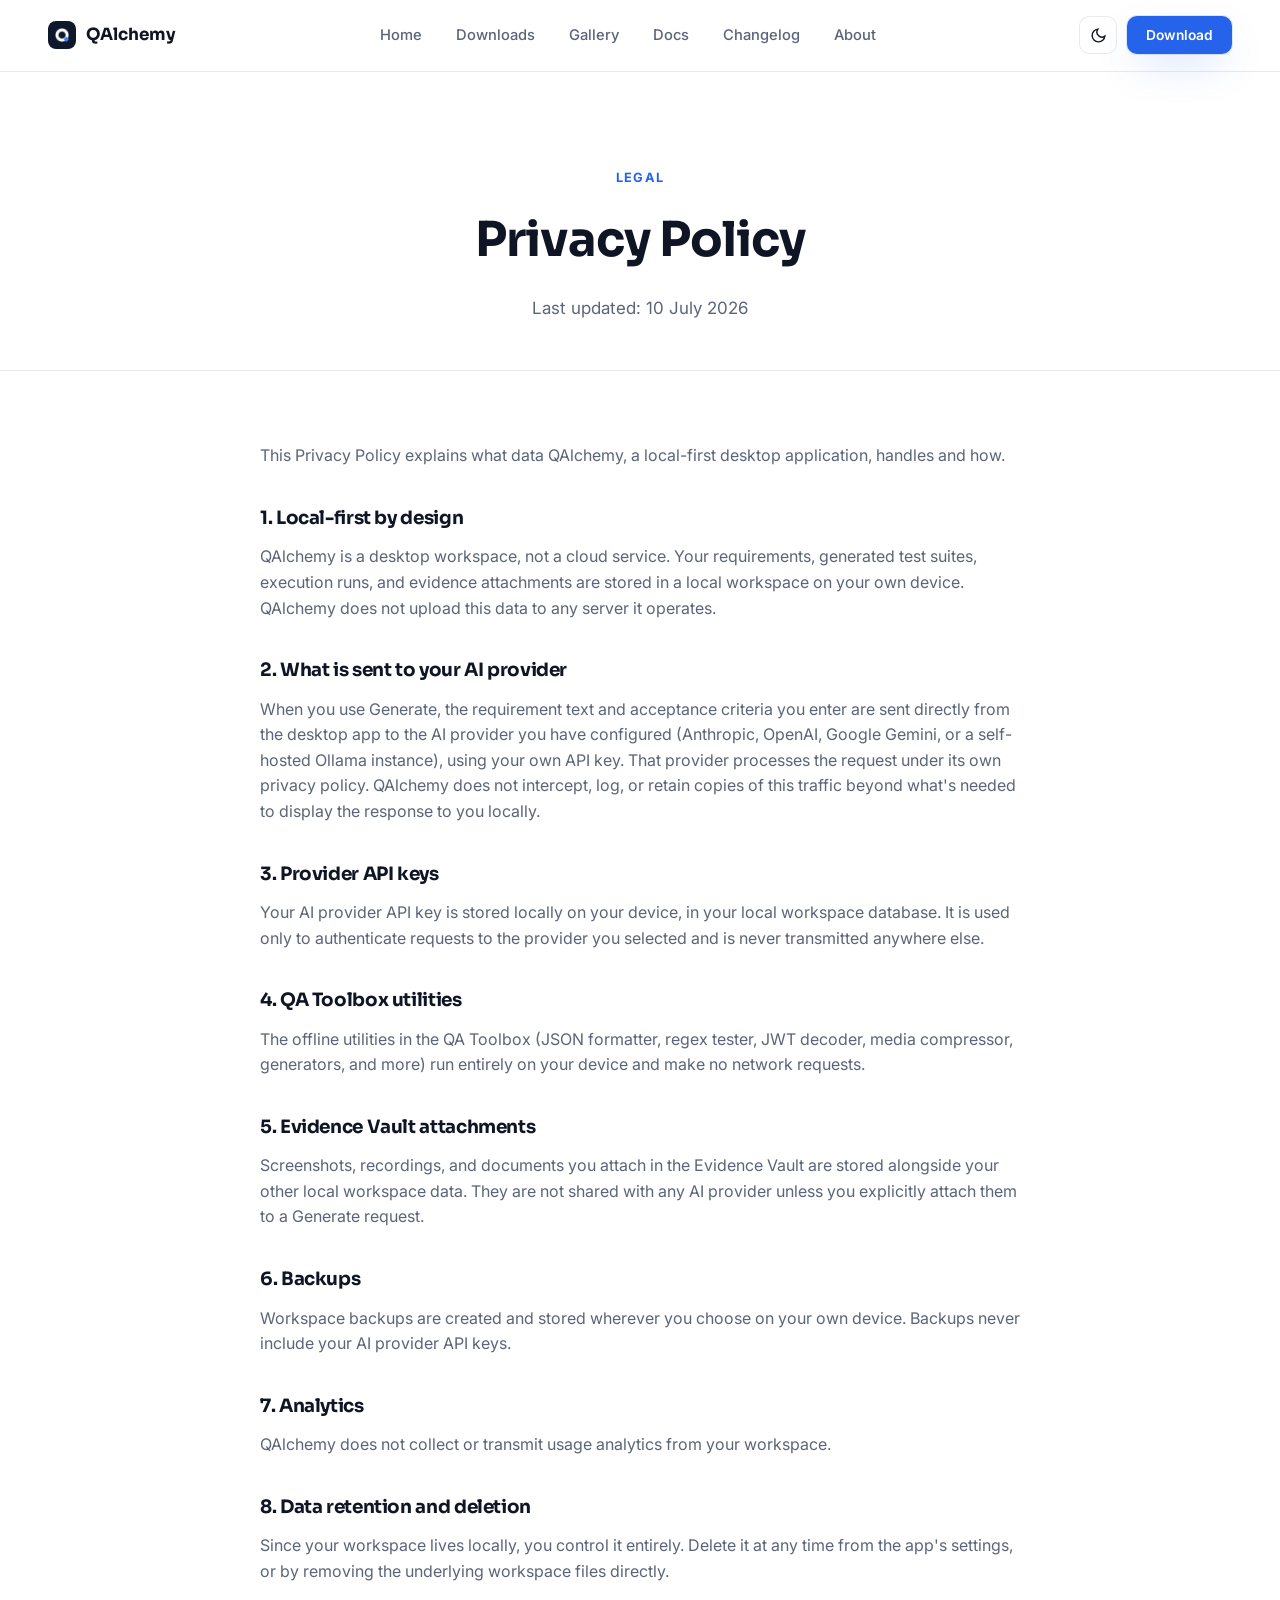
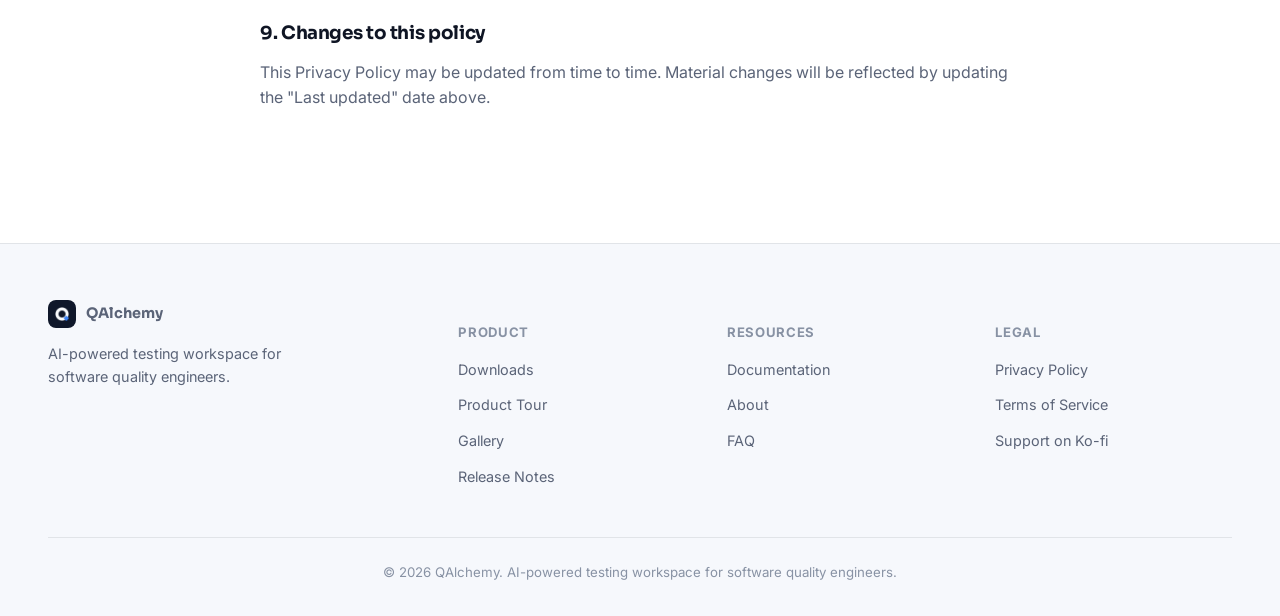
<file: privacy.html>
<!DOCTYPE html>
<html lang="en">
<head>
<meta charset="UTF-8">
<meta name="viewport" content="width=device-width, initial-scale=1">
<title>Privacy Policy | QAlchemy</title>
<meta name="description" content="Privacy policy for QAlchemy, a local-first desktop QA workspace.">
<link rel="canonical" href="https://qalchemy.vercel.app/privacy">
<meta property="og:type" content="website">
<meta property="og:site_name" content="QAlchemy">
<meta property="og:title" content="Privacy Policy | QAlchemy">
<meta property="og:description" content="Privacy policy for QAlchemy, a local-first desktop QA workspace.">
<meta property="og:url" content="https://qalchemy.vercel.app/privacy">
<meta property="og:image" content="https://qalchemy.vercel.app/assets/screenshots/dashboard.png">
<meta name="twitter:card" content="summary_large_image">
<meta name="twitter:title" content="Privacy Policy | QAlchemy">
<meta name="twitter:description" content="Privacy policy for QAlchemy, a local-first desktop QA workspace.">
<meta name="twitter:image" content="https://qalchemy.vercel.app/assets/screenshots/dashboard.png">
<meta name="theme-color" content="#3d5afe">
<meta name="robots" content="index, follow, max-image-preview:large">
<meta name="author" content="Buraizu Labs">
<meta property="og:locale" content="en_US">
<meta property="og:image:width" content="1600">
<meta property="og:image:height" content="1000">
<meta property="og:image:alt" content="QAlchemy dashboard showing test suites, execution stats, and recent activity">
<meta name="twitter:image:alt" content="QAlchemy dashboard showing test suites, execution stats, and recent activity">
<link rel="apple-touch-icon" href="assets/qalchemy-logo.png">
<script type="application/ld+json">
{"@context":"https://schema.org","@type":"BreadcrumbList","itemListElement":[{"@type":"ListItem","position":1,"name":"Home","item":"https://qalchemy.vercel.app/"},{"@type":"ListItem","position":2,"name":"Privacy Policy","item":"https://qalchemy.vercel.app/privacy"}]}
</script>
<link rel="icon" href="assets/qalchemy-logo.png">
<link rel="preconnect" href="https://fonts.googleapis.com">
<link rel="preconnect" href="https://fonts.gstatic.com" crossorigin>
<link href="https://fonts.googleapis.com/css2?family=Sora:wght@600;700;800&family=Inter:wght@400;500;600;700&family=JetBrains+Mono:wght@400;500&display=swap" rel="stylesheet">
<link rel="stylesheet" href="assets/css/main.css">
</head>
<body>

<header class="site-nav">
  <div class="wrap">
    <a href="/" class="brand">
      <img src="assets/qalchemy-logo.png" alt="QAlchemy logo">
      QAlchemy
    </a>
    <nav class="nav-links">
      <a href="/">Home</a>
      <a href="downloads">Downloads</a>
      <a href="gallery">Gallery</a>
      <a href="docs">Docs</a>
      <a href="changelog">Changelog</a>
      <a href="about">About</a>
    <a href="downloads" class="btn btn-primary mobile-cta">Download QAlchemy</a>
    </nav>
    <div class="nav-right">
      <button class="nav-toggle" id="navToggle" aria-label="Toggle menu" aria-expanded="false">
        <svg viewBox="0 0 24 24" fill="none" stroke="currentColor" stroke-width="2"><path d="M4 7h16M4 12h16M4 17h16"/></svg>
      </button>
      <button class="theme-btn" id="themeToggle" aria-label="Toggle dark mode">
        <svg id="iconMoon" viewBox="0 0 24 24" fill="none" stroke="currentColor" stroke-width="2"><path d="M21 12.79A9 9 0 1 1 11.21 3 7 7 0 0 0 21 12.79z"/></svg>
        <svg id="iconSun" style="display:none" viewBox="0 0 24 24" fill="none" stroke="currentColor" stroke-width="2"><circle cx="12" cy="12" r="4"/><path d="M12 2v2M12 20v2M4.93 4.93l1.41 1.41M17.66 17.66l1.41 1.41M2 12h2M20 12h2M6.34 17.66l-1.41 1.41M19.07 4.93l-1.41 1.41"/></svg>
      </button>
      <a href="downloads" class="btn btn-primary">Download</a>
    </div>
  </div>
</header>

<div class="page-header">
  <div class="wrap">
    <span class="kicker">Legal</span>
    <h1>Privacy Policy</h1>
    <p>Last updated: 10 July 2026</p>
  </div>
</div>

<main class="wrap">
  <div class="legal">
    <p>This Privacy Policy explains what data QAlchemy, a local-first desktop application, handles and how.</p>

    <h2>1. Local-first by design</h2>
    <p>QAlchemy is a desktop workspace, not a cloud service. Your requirements, generated test suites, execution runs, and evidence attachments are stored in a local workspace on your own device. QAlchemy does not upload this data to any server it operates.</p>

    <h2>2. What is sent to your AI provider</h2>
    <p>When you use Generate, the requirement text and acceptance criteria you enter are sent directly from the desktop app to the AI provider you have configured (Anthropic, OpenAI, Google Gemini, or a self-hosted Ollama instance), using your own API key. That provider processes the request under its own privacy policy. QAlchemy does not intercept, log, or retain copies of this traffic beyond what's needed to display the response to you locally.</p>

    <h2>3. Provider API keys</h2>
    <p>Your AI provider API key is stored locally on your device, in your local workspace database. It is used only to authenticate requests to the provider you selected and is never transmitted anywhere else.</p>

    <h2>4. QA Toolbox utilities</h2>
    <p>The offline utilities in the QA Toolbox (JSON formatter, regex tester, JWT decoder, media compressor, generators, and more) run entirely on your device and make no network requests.</p>

    <h2>5. Evidence Vault attachments</h2>
    <p>Screenshots, recordings, and documents you attach in the Evidence Vault are stored alongside your other local workspace data. They are not shared with any AI provider unless you explicitly attach them to a Generate request.</p>

    <h2>6. Backups</h2>
    <p>Workspace backups are created and stored wherever you choose on your own device. Backups never include your AI provider API keys.</p>

    <h2>7. Analytics</h2>
    <p>QAlchemy does not collect or transmit usage analytics from your workspace.</p>

    <h2>8. Data retention and deletion</h2>
    <p>Since your workspace lives locally, you control it entirely. Delete it at any time from the app's settings, or by removing the underlying workspace files directly.</p>

    <h2>9. Changes to this policy</h2>
    <p>This Privacy Policy may be updated from time to time. Material changes will be reflected by updating the "Last updated" date above.</p>
  </div>
</main>

<footer>
  <div class="wrap">
    <div class="foot-grid">
      <div class="foot-col">
        <a href="/" class="brand" style="margin-bottom:14px;">
          <img src="assets/qalchemy-logo.png" alt="QAlchemy logo">
          QAlchemy
        </a>
        <p style="color: var(--fg-muted); font-size:0.9rem; max-width:280px; margin-top:12px;">AI-powered testing workspace for software quality engineers.</p>
      </div>
      <div class="foot-col">
        <h5>Product</h5>
        <ul>
          <li><a href="downloads">Downloads</a></li>
          <li><a href="/#showcase">Product Tour</a></li>
          <li><a href="gallery">Gallery</a></li>
          <li><a href="changelog">Release Notes</a></li>
        </ul>
      </div>
      <div class="foot-col">
        <h5>Resources</h5>
        <ul>
          <li><a href="docs">Documentation</a></li>
          <li><a href="about">About</a></li>
          <li><a href="docs#doc-faq">FAQ</a></li>
        </ul>
      </div>
      <div class="foot-col">
        <h5>Legal</h5>
        <ul>
          <li><a href="privacy">Privacy Policy</a></li>
          <li><a href="terms">Terms of Service</a></li>
          <li><a href="https://ko-fi.com/buraizuuu" target="_blank" rel="noopener noreferrer">Support on Ko-fi</a></li>
        </ul>
      </div>
    </div>
    <div class="foot-bottom">
      <span>&copy; <span class="js-year">2026</span> QAlchemy. AI-powered testing workspace for software quality engineers.</span>
    </div>
  </div>
</footer>

<script src="assets/js/main.js"></script>
</body>
</html>
</file>
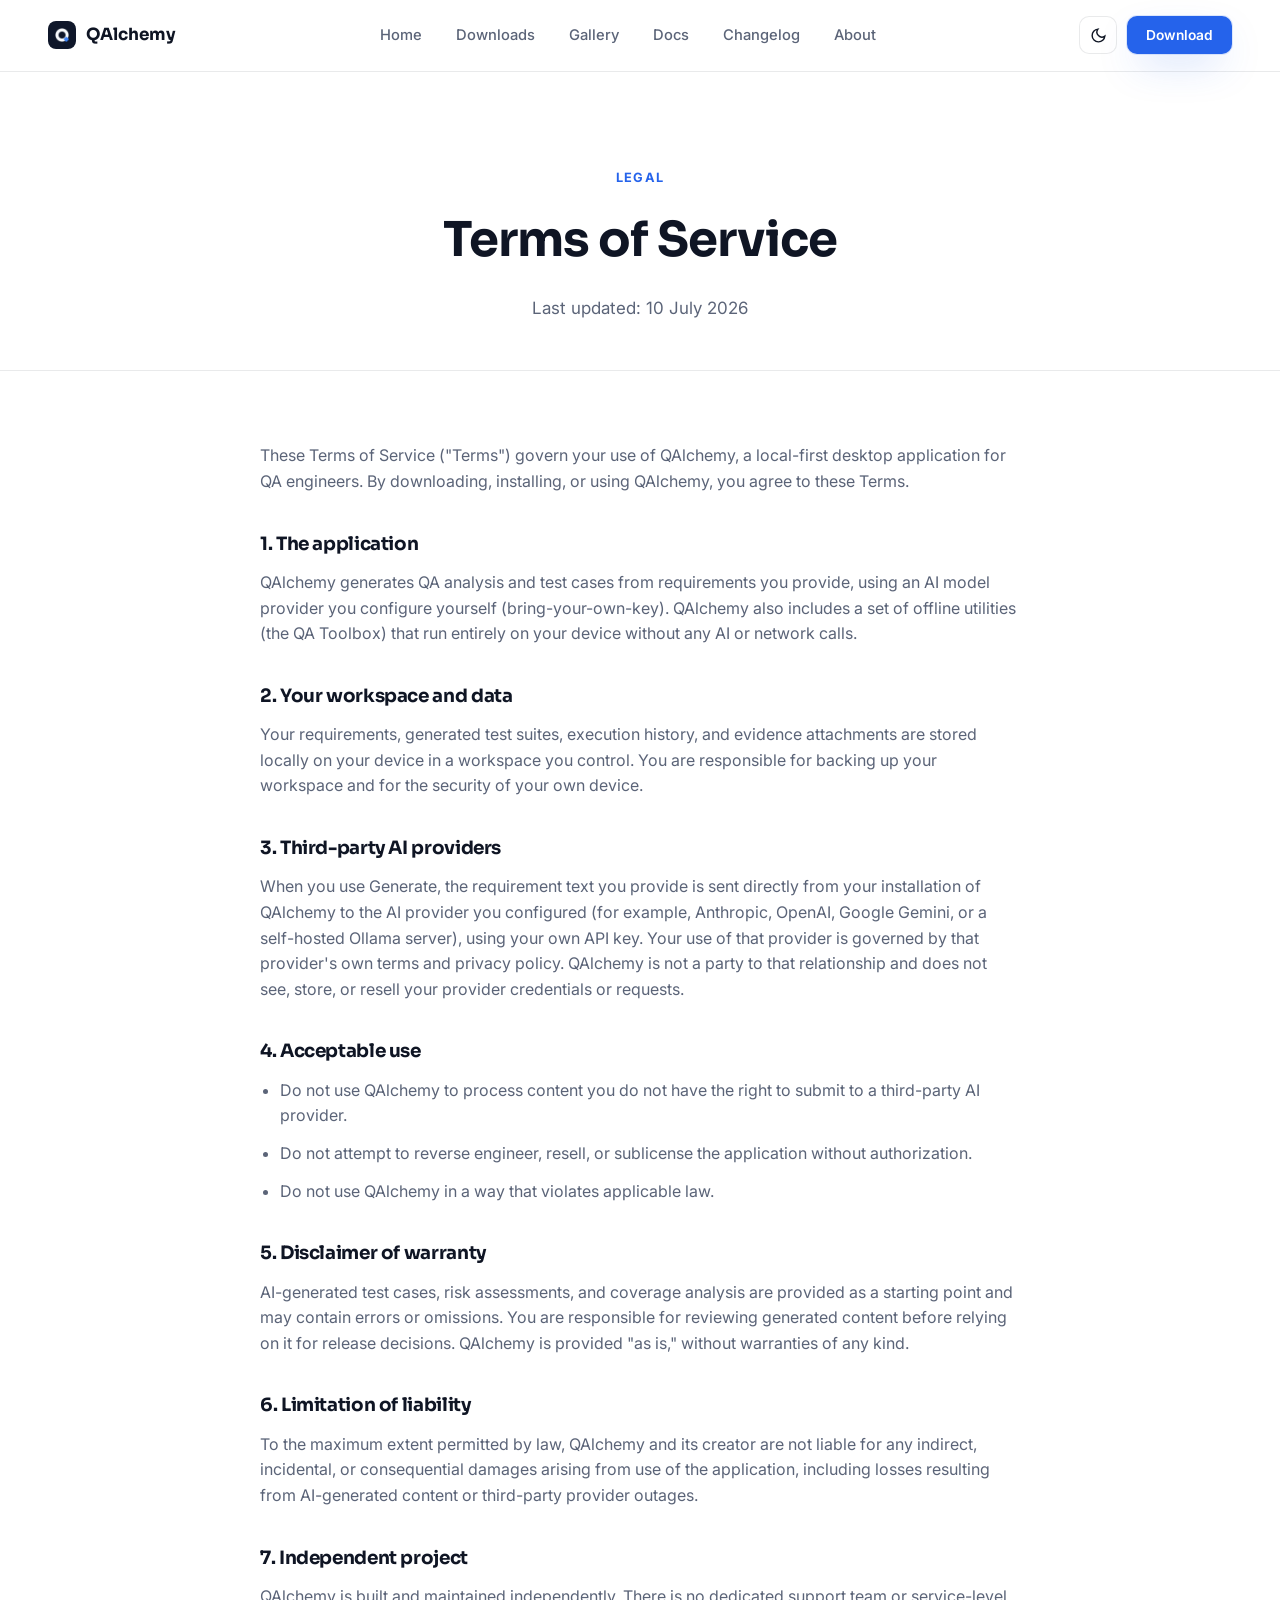
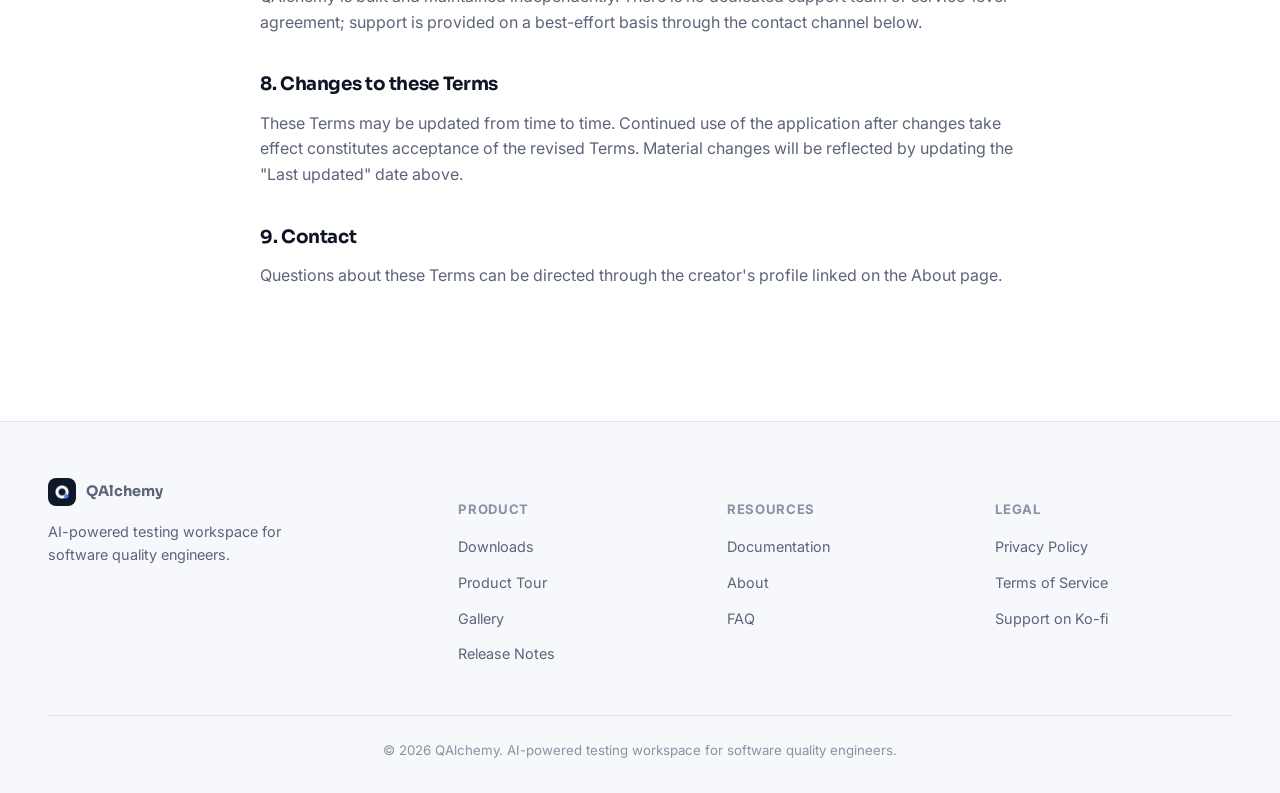
<file: terms.html>
<!DOCTYPE html>
<html lang="en">
<head>
<meta charset="UTF-8">
<meta name="viewport" content="width=device-width, initial-scale=1">
<title>Terms of Service | QAlchemy</title>
<meta name="description" content="Terms of Service for QAlchemy, a local-first desktop QA workspace.">
<link rel="canonical" href="https://qalchemy.vercel.app/terms">
<meta property="og:type" content="website">
<meta property="og:site_name" content="QAlchemy">
<meta property="og:title" content="Terms of Service | QAlchemy">
<meta property="og:description" content="Terms of Service for QAlchemy, a local-first desktop QA workspace.">
<meta property="og:url" content="https://qalchemy.vercel.app/terms">
<meta property="og:image" content="https://qalchemy.vercel.app/assets/screenshots/dashboard.png">
<meta name="twitter:card" content="summary_large_image">
<meta name="twitter:title" content="Terms of Service | QAlchemy">
<meta name="twitter:description" content="Terms of Service for QAlchemy, a local-first desktop QA workspace.">
<meta name="twitter:image" content="https://qalchemy.vercel.app/assets/screenshots/dashboard.png">
<meta name="theme-color" content="#3d5afe">
<meta name="robots" content="index, follow, max-image-preview:large">
<meta name="author" content="Buraizu Labs">
<meta property="og:locale" content="en_US">
<meta property="og:image:width" content="1600">
<meta property="og:image:height" content="1000">
<meta property="og:image:alt" content="QAlchemy dashboard showing test suites, execution stats, and recent activity">
<meta name="twitter:image:alt" content="QAlchemy dashboard showing test suites, execution stats, and recent activity">
<link rel="apple-touch-icon" href="assets/qalchemy-logo.png">
<script type="application/ld+json">
{"@context":"https://schema.org","@type":"BreadcrumbList","itemListElement":[{"@type":"ListItem","position":1,"name":"Home","item":"https://qalchemy.vercel.app/"},{"@type":"ListItem","position":2,"name":"Terms of Service","item":"https://qalchemy.vercel.app/terms"}]}
</script>
<link rel="icon" href="assets/qalchemy-logo.png">
<link rel="preconnect" href="https://fonts.googleapis.com">
<link rel="preconnect" href="https://fonts.gstatic.com" crossorigin>
<link href="https://fonts.googleapis.com/css2?family=Sora:wght@600;700;800&family=Inter:wght@400;500;600;700&family=JetBrains+Mono:wght@400;500&display=swap" rel="stylesheet">
<link rel="stylesheet" href="assets/css/main.css">
</head>
<body>

<header class="site-nav">
  <div class="wrap">
    <a href="/" class="brand">
      <img src="assets/qalchemy-logo.png" alt="QAlchemy logo">
      QAlchemy
    </a>
    <nav class="nav-links">
      <a href="/">Home</a>
      <a href="downloads">Downloads</a>
      <a href="gallery">Gallery</a>
      <a href="docs">Docs</a>
      <a href="changelog">Changelog</a>
      <a href="about">About</a>
    <a href="downloads" class="btn btn-primary mobile-cta">Download QAlchemy</a>
    </nav>
    <div class="nav-right">
      <button class="nav-toggle" id="navToggle" aria-label="Toggle menu" aria-expanded="false">
        <svg viewBox="0 0 24 24" fill="none" stroke="currentColor" stroke-width="2"><path d="M4 7h16M4 12h16M4 17h16"/></svg>
      </button>
      <button class="theme-btn" id="themeToggle" aria-label="Toggle dark mode">
        <svg id="iconMoon" viewBox="0 0 24 24" fill="none" stroke="currentColor" stroke-width="2"><path d="M21 12.79A9 9 0 1 1 11.21 3 7 7 0 0 0 21 12.79z"/></svg>
        <svg id="iconSun" style="display:none" viewBox="0 0 24 24" fill="none" stroke="currentColor" stroke-width="2"><circle cx="12" cy="12" r="4"/><path d="M12 2v2M12 20v2M4.93 4.93l1.41 1.41M17.66 17.66l1.41 1.41M2 12h2M20 12h2M6.34 17.66l-1.41 1.41M19.07 4.93l-1.41 1.41"/></svg>
      </button>
      <a href="downloads" class="btn btn-primary">Download</a>
    </div>
  </div>
</header>

<div class="page-header">
  <div class="wrap">
    <span class="kicker">Legal</span>
    <h1>Terms of Service</h1>
    <p>Last updated: 10 July 2026</p>
  </div>
</div>

<main class="wrap">
  <div class="legal">
    <p>These Terms of Service ("Terms") govern your use of QAlchemy, a local-first desktop application for QA engineers. By downloading, installing, or using QAlchemy, you agree to these Terms.</p>

    <h2>1. The application</h2>
    <p>QAlchemy generates QA analysis and test cases from requirements you provide, using an AI model provider you configure yourself (bring-your-own-key). QAlchemy also includes a set of offline utilities (the QA Toolbox) that run entirely on your device without any AI or network calls.</p>

    <h2>2. Your workspace and data</h2>
    <p>Your requirements, generated test suites, execution history, and evidence attachments are stored locally on your device in a workspace you control. You are responsible for backing up your workspace and for the security of your own device.</p>

    <h2>3. Third-party AI providers</h2>
    <p>When you use Generate, the requirement text you provide is sent directly from your installation of QAlchemy to the AI provider you configured (for example, Anthropic, OpenAI, Google Gemini, or a self-hosted Ollama server), using your own API key. Your use of that provider is governed by that provider's own terms and privacy policy. QAlchemy is not a party to that relationship and does not see, store, or resell your provider credentials or requests.</p>

    <h2>4. Acceptable use</h2>
    <ul>
      <li>Do not use QAlchemy to process content you do not have the right to submit to a third-party AI provider.</li>
      <li>Do not attempt to reverse engineer, resell, or sublicense the application without authorization.</li>
      <li>Do not use QAlchemy in a way that violates applicable law.</li>
    </ul>

    <h2>5. Disclaimer of warranty</h2>
    <p>AI-generated test cases, risk assessments, and coverage analysis are provided as a starting point and may contain errors or omissions. You are responsible for reviewing generated content before relying on it for release decisions. QAlchemy is provided "as is," without warranties of any kind.</p>

    <h2>6. Limitation of liability</h2>
    <p>To the maximum extent permitted by law, QAlchemy and its creator are not liable for any indirect, incidental, or consequential damages arising from use of the application, including losses resulting from AI-generated content or third-party provider outages.</p>

    <h2>7. Independent project</h2>
    <p>QAlchemy is built and maintained independently. There is no dedicated support team or service-level agreement; support is provided on a best-effort basis through the contact channel below.</p>

    <h2>8. Changes to these Terms</h2>
    <p>These Terms may be updated from time to time. Continued use of the application after changes take effect constitutes acceptance of the revised Terms. Material changes will be reflected by updating the "Last updated" date above.</p>

    <h2>9. Contact</h2>
    <p>Questions about these Terms can be directed through the creator's profile linked on the <a href="about">About page</a>.</p>
  </div>
</main>

<footer>
  <div class="wrap">
    <div class="foot-grid">
      <div class="foot-col">
        <a href="/" class="brand" style="margin-bottom:14px;">
          <img src="assets/qalchemy-logo.png" alt="QAlchemy logo">
          QAlchemy
        </a>
        <p style="color: var(--fg-muted); font-size:0.9rem; max-width:280px; margin-top:12px;">AI-powered testing workspace for software quality engineers.</p>
      </div>
      <div class="foot-col">
        <h5>Product</h5>
        <ul>
          <li><a href="downloads">Downloads</a></li>
          <li><a href="/#showcase">Product Tour</a></li>
          <li><a href="gallery">Gallery</a></li>
          <li><a href="changelog">Release Notes</a></li>
        </ul>
      </div>
      <div class="foot-col">
        <h5>Resources</h5>
        <ul>
          <li><a href="docs">Documentation</a></li>
          <li><a href="about">About</a></li>
          <li><a href="docs#doc-faq">FAQ</a></li>
        </ul>
      </div>
      <div class="foot-col">
        <h5>Legal</h5>
        <ul>
          <li><a href="privacy">Privacy Policy</a></li>
          <li><a href="terms">Terms of Service</a></li>
          <li><a href="https://ko-fi.com/buraizuuu" target="_blank" rel="noopener noreferrer">Support on Ko-fi</a></li>
        </ul>
      </div>
    </div>
    <div class="foot-bottom">
      <span>&copy; <span class="js-year">2026</span> QAlchemy. AI-powered testing workspace for software quality engineers.</span>
    </div>
  </div>
</footer>

<script src="assets/js/main.js"></script>
</body>
</html>
</file>
<file: assets/css/main.css>
/* ============================================================
   QAlchemy Marketing Site: Design System
   Premium SaaS aesthetic (Linear / Raycast / Supabase inspired)
   ============================================================ */

:root{
  /* ---- Light theme (default) ---- */
  --bg: #ffffff;
  --bg-subtle: #f6f8fc;
  --bg-inverted: #0b0e17;
  --surface: rgba(255,255,255,0.68);
  --surface-solid: #ffffff;
  --border: rgba(15,23,42,0.09);
  --border-strong: rgba(15,23,42,0.14);
  --fg: #0f1524;
  --fg-muted: #5b6478;
  --fg-faint: #8892a4;

  --primary: oklch(0.546 0.215 262.9);
  --primary-dark: oklch(0.44 0.19 262.9);
  --primary-light: oklch(0.9 0.045 258);
  --primary-tint: oklch(0.965 0.015 258);

  --accent-violet: oklch(0.6 0.19 300);
  --danger: oklch(0.577 0.245 27.325);
  --success: oklch(0.63 0.16 148);

  --radius-sm: 10px;
  --radius: 16px;
  --radius-lg: 24px;
  --radius-xl: 32px;

  --shadow-sm: 0 1px 2px rgba(15,23,42,0.05);
  --shadow-md: 0 12px 28px -10px rgba(15,23,42,0.14), 0 2px 8px -2px rgba(15,23,42,0.06);
  --shadow-lg: 0 32px 64px -16px rgba(15,23,42,0.20), 0 8px 24px -6px rgba(15,23,42,0.10);
  --shadow-glow: 0 0 0 1px oklch(0.546 0.215 262.9 / 0.14), 0 16px 40px -12px oklch(0.546 0.215 262.9 / 0.35);

  --glass-bg: rgba(255,255,255,0.62);
  --glass-border: rgba(255,255,255,0.55);
  --glass-blur: 18px;

  --font-display: 'Sora', 'Inter', ui-sans-serif, system-ui, sans-serif;
  --font-sans: 'Inter', ui-sans-serif, system-ui, -apple-system, "Segoe UI", sans-serif;
  --font-mono: 'JetBrains Mono', ui-monospace, "SFMono-Regular", Menlo, monospace;

  --max: 1240px;
  --nav-h: 72px;

  color-scheme: light;
}

:root[data-theme="dark"]{
  --bg: #0b0e17;
  --bg-subtle: #10141f;
  --bg-inverted: #ffffff;
  --surface: rgba(255,255,255,0.04);
  --surface-solid: #12172422;
  --border: rgba(255,255,255,0.09);
  --border-strong: rgba(255,255,255,0.16);
  --fg: #f2f4f9;
  --fg-muted: #a3aec4;
  --fg-faint: #6b7690;

  --primary: oklch(0.72 0.17 262.9);
  --primary-dark: oklch(0.6 0.19 262.9);
  --primary-light: oklch(0.3 0.07 262);
  --primary-tint: oklch(0.24 0.045 262);

  --shadow-sm: 0 1px 2px rgba(0,0,0,0.4);
  --shadow-md: 0 12px 28px -10px rgba(0,0,0,0.55);
  --shadow-lg: 0 32px 64px -16px rgba(0,0,0,0.65);
  --shadow-glow: 0 0 0 1px oklch(0.72 0.17 262.9 / 0.22), 0 16px 40px -12px oklch(0.72 0.17 262.9 / 0.45);

  --glass-bg: rgba(18,22,32,0.55);
  --glass-border: rgba(255,255,255,0.08);

  color-scheme: dark;
}

@media (prefers-color-scheme: dark){
  :root:not([data-theme="light"]){
    --bg: #0b0e17;
    --bg-subtle: #10141f;
    --bg-inverted: #ffffff;
    --surface: rgba(255,255,255,0.04);
    --surface-solid: #12172422;
    --border: rgba(255,255,255,0.09);
    --border-strong: rgba(255,255,255,0.16);
    --fg: #f2f4f9;
    --fg-muted: #a3aec4;
    --fg-faint: #6b7690;

    --primary: oklch(0.72 0.17 262.9);
    --primary-dark: oklch(0.6 0.19 262.9);
    --primary-light: oklch(0.3 0.07 262);
    --primary-tint: oklch(0.24 0.045 262);

    --shadow-sm: 0 1px 2px rgba(0,0,0,0.4);
    --shadow-md: 0 12px 28px -10px rgba(0,0,0,0.55);
    --shadow-lg: 0 32px 64px -16px rgba(0,0,0,0.65);
    --shadow-glow: 0 0 0 1px oklch(0.72 0.17 262.9 / 0.22), 0 16px 40px -12px oklch(0.72 0.17 262.9 / 0.45);

    --glass-bg: rgba(18,22,32,0.55);
    --glass-border: rgba(255,255,255,0.08);
    color-scheme: dark;
  }
}

*, *::before, *::after{ box-sizing: border-box; }
html{ scroll-behavior: smooth; }
body{
  margin: 0;
  background: var(--bg);
  color: var(--fg);
  font-family: var(--font-sans);
  font-size: 16px;
  line-height: 1.6;
  -webkit-font-smoothing: antialiased;
  overflow-x: hidden;
  transition: background .25s ease, color .25s ease;
  animation: page-fade-in .25s ease;
}
@keyframes page-fade-in{ from{ opacity:0; } to{ opacity:1; } }
@media (prefers-reduced-motion: reduce){
  body{ animation: none; }
}
img{ max-width: 100%; display: block; }
a{ color: inherit; text-decoration: none; }
::selection{ background: var(--primary-light); color: var(--fg); }
h1,h2,h3,h4{ font-family: var(--font-display); letter-spacing: -0.02em; margin: 0; }
p{ margin: 0; }
ul{ margin:0; padding:0; list-style:none; }
button{ font-family: inherit; }

.wrap{ max-width: var(--max); margin: 0 auto; padding: 0 28px; }
.mono{ font-family: var(--font-mono); }

/* Fade/slide-in on scroll */
.reveal{ opacity: 0; transform: translateY(18px); transition: opacity .6s cubic-bezier(.2,.7,.2,1), transform .6s cubic-bezier(.2,.7,.2,1); }
.reveal.is-visible{ opacity: 1; transform: translateY(0); }
@media (prefers-reduced-motion: reduce){
  .reveal{ opacity: 1; transform: none; transition: none; }
  html{ scroll-behavior: auto; }
}

/* ---------------- Nav ---------------- */
.site-nav{
  position: sticky; top: 0; z-index: 200;
  height: var(--nav-h);
  display: flex; align-items: center;
  background: var(--glass-bg);
  backdrop-filter: blur(var(--glass-blur)); -webkit-backdrop-filter: blur(var(--glass-blur));
  border-bottom: 1px solid var(--border);
}
.site-nav .wrap{ display:flex; align-items:center; justify-content:space-between; width:100%; }
.brand{ display:flex; align-items:center; gap:10px; font-weight:700; font-size:1.05rem; font-family: var(--font-display); }
.brand img{ height:28px; width:28px; border-radius:8px; }
.nav-links{ display:flex; align-items:center; gap:6px; }
.nav-links a{
  font-size:0.92rem; font-weight:500; color: var(--fg-muted); padding: 8px 14px; border-radius: 999px;
  transition: color .15s ease, background .15s ease;
}
.nav-links a:hover{ color: var(--fg); background: var(--surface); }
.nav-links a.active{ color: var(--primary); background: var(--primary-tint); }
.nav-right{ display:flex; align-items:center; gap:10px; }
.nav-right .btn{ padding: 9px 18px; font-size:0.86rem; border-radius:10px; height:38px; }
.nav-toggle{
  display:none; width:38px; height:38px; border-radius:10px; border:1px solid var(--border);
  background: var(--surface); align-items:center; justify-content:center; cursor:pointer; color: var(--fg); flex:none;
}
.nav-toggle svg{ width:18px; height:18px; }
a.mobile-cta{ display:none; }

.theme-btn{
  width:38px; height:38px; border-radius:10px; border:1px solid var(--border); background: var(--surface);
  display:flex; align-items:center; justify-content:center; cursor:pointer; color: var(--fg);
  transition: border-color .15s ease, transform .15s ease;
}
.theme-btn:hover{ border-color: var(--primary); }
.theme-btn svg{ width:17px; height:17px; }

/* ---------------- Buttons ---------------- */
.btn{
  display:inline-flex; align-items:center; justify-content:center; gap:8px;
  padding: 12px 22px; border-radius: 12px; font-weight:600; font-size:0.95rem;
  border:1px solid transparent; cursor:pointer; white-space:nowrap;
  transition: transform .15s ease, box-shadow .2s ease, background .2s ease, border-color .2s ease, color .2s ease;
}
.btn:active{ transform: scale(0.97); }
.btn-primary{ background: var(--primary); color:white; box-shadow: var(--shadow-glow); }
.btn-primary:hover{ background: var(--primary-dark); transform: translateY(-1px); }
.btn-ghost{ background: var(--surface); color: var(--fg); border-color: var(--border); }
.btn-ghost:hover{ border-color: var(--primary); color: var(--primary); }
.btn-lg{ padding: 15px 28px; font-size:1.02rem; border-radius:14px; }
.btn svg{ width:16px; height:16px; flex:none; }

/* ---------------- Hero ---------------- */
.hero{
  position: relative; overflow: hidden;
  min-height: calc(100vh - var(--nav-h)); min-height: calc(100svh - var(--nav-h));
  display:flex; align-items:center;
  padding: 24px 0 48px;
}
.hero::before{
  content:""; position:absolute; inset: -30% -10% auto -10%; height: 780px;
  background: radial-gradient(60% 60% at 50% 25%, var(--primary-light) 0%, transparent 72%);
  opacity: .65; z-index:-1; filter: blur(6px);
}
.hero::after{
  content:""; position:absolute; inset:0; z-index:-1;
  background-image: radial-gradient(var(--border-strong) 1px, transparent 1px);
  background-size: 28px 28px;
  -webkit-mask-image: radial-gradient(70% 60% at 50% 15%, black 0%, transparent 75%);
  mask-image: radial-gradient(70% 60% at 50% 15%, black 0%, transparent 75%);
  opacity:.6;
}
.hero-grid{ display:grid; grid-template-columns: 42fr 58fr; gap:52px; align-items:center; }
.hero-copy{ max-width: 500px; }
.badge{
  display:inline-flex; align-items:center; gap:8px; padding:7px 16px;
  border:1px solid var(--border); border-radius:999px; font-size:0.82rem; font-weight:600;
  color: var(--primary); background: var(--glass-bg); backdrop-filter: blur(var(--glass-blur));
  box-shadow: var(--shadow-sm);
}
.badge .dot{ position:relative; width:6px; height:6px; border-radius:50%; background: var(--success); flex:none; }
.badge .dot::before{
  content:""; position:absolute; inset:0; border-radius:50%; background: var(--success);
  animation: dot-ping 1.8s cubic-bezier(0,0,.2,1) infinite;
}
@keyframes dot-ping{
  0%{ transform: scale(1); opacity:0.7; }
  75%, 100%{ transform: scale(3.2); opacity:0; }
}
@media (prefers-reduced-motion: reduce){
  .badge .dot::before{ animation:none; }
}
.hero h1{
  margin-top:26px; font-size: clamp(2.2rem, 3.6vw, 3.4rem); font-weight:700; line-height:1.1;
}
.hero h1 .grad{
  background: linear-gradient(100deg, var(--primary) 15%, var(--accent-violet) 90%);
  -webkit-background-clip:text; background-clip:text; color:transparent;
}
.hero p.lead{ margin-top:22px; font-size:1.12rem; color: var(--fg-muted); }
.hero-actions{ display:flex; gap:14px; margin-top:34px; flex-wrap:wrap; }
.hero-note{ margin-top:20px; font-size:0.85rem; color: var(--fg-faint); font-weight:500; }

.hero-visual{ position: relative; padding: 0 24px; }
@media (max-width: 980px){
  .hero{ min-height:auto; padding-top: 32px; }
  .hero-grid{ grid-template-columns: 1fr; text-align:center; }
  .hero-copy{ max-width: 640px; margin: 0 auto; }
  .hero-actions{ justify-content:center; }
  .hero-visual{ margin-top: 56px; }
}
.hero-shot-main{
  border-radius: var(--radius-lg); overflow:hidden; border:1px solid var(--border);
  box-shadow: var(--shadow-lg); background: var(--surface-solid); position:relative; z-index:3;
}
.hero-shot-main .browserbar{
  display:flex; align-items:center; gap:8px; padding:12px 16px; border-bottom:1px solid var(--border);
  background: var(--bg-subtle);
}
.hero-shot-main .dots{ display:flex; gap:6px; }
.hero-shot-main .dots span{ width:10px; height:10px; border-radius:50%; background: var(--border-strong); }
.hero-shot-main .dots span:nth-child(1){ background: oklch(0.68 0.19 25); }
.hero-shot-main .dots span:nth-child(2){ background: oklch(0.8 0.16 90); }
.hero-shot-main .dots span:nth-child(3){ background: oklch(0.72 0.17 148); }
.hero-shot-main .urlbar{
  flex:1; text-align:center; font-size:0.78rem; color: var(--fg-faint); font-family: var(--font-mono);
  transition: opacity 0.25s ease;
}

.hero-carousel-frame{ position:relative; aspect-ratio: 1600 / 1000; background: var(--bg-subtle); }
.hero-carousel-img{
  position:absolute; inset:0; width:100%; height:100%; display:block; object-fit: cover; object-position: top;
  opacity:0; transition: opacity 0.6s ease;
}
.hero-carousel-img.is-active{ opacity:1; }
@media (prefers-reduced-motion: reduce){
  .hero-carousel-img, .hero-shot-main .urlbar{ transition: none; }
}

/* ---------------- Sections ---------------- */
section{ padding: 108px 0; }
.section-head{ max-width: 700px; margin: 0 auto 56px; text-align:center; }
.section-head .kicker{
  color: var(--primary); font-weight:700; font-size:0.8rem; letter-spacing:.08em; text-transform:uppercase;
  display:block; margin-bottom:14px;
}
.section-head h2{ font-size: clamp(1.9rem, 3.6vw, 2.7rem); font-weight:700; }
.section-head p{ margin-top:16px; color: var(--fg-muted); font-size:1.06rem; }

/* ---------------- Providers strip ---------------- */
.providers-strip{ padding: 56px 0; border-top:1px solid var(--border); border-bottom:1px solid var(--border); background: var(--bg-subtle); }
.providers-strip p{ text-align:center; color: var(--fg-muted); font-size:0.92rem; margin-bottom: 34px; font-weight:500; }
.provider-row{ display:flex; align-items:center; justify-content:center; gap:56px; flex-wrap:wrap; }
.provider-chip{ display:flex; align-items:center; gap:10px; font-weight:700; font-size:1.05rem; color: var(--fg-muted); opacity:.85; transition: opacity .2s ease, color .2s ease; }
.provider-chip:hover{ opacity:1; color: var(--fg); }
.provider-chip svg{ width:26px; height:26px; }

/* ---------------- Showcase ---------------- */
.showcase-row{
  display:grid; grid-template-columns: 1fr 1fr; gap:72px; align-items:center; padding: 64px 0;
  border-bottom: 1px solid var(--border);
}
.showcase-row:last-child{ border-bottom:none; }
.showcase-row.reverse .showcase-text{ order:2; }
.showcase-row.reverse .showcase-media{ order:1; }
.showcase-text .kicker{ color: var(--primary); font-weight:700; font-size:0.78rem; letter-spacing:.08em; text-transform:uppercase; display:block; margin-bottom:12px; }
.showcase-text h3{ font-size:1.8rem; font-weight:700; margin-bottom:16px; }
.showcase-text p{ color: var(--fg-muted); font-size:1.03rem; margin-bottom:20px; }
.showcase-list{ display:flex; flex-direction:column; gap:11px; }
.showcase-list li{ display:flex; gap:10px; align-items:flex-start; font-size:0.95rem; }
.showcase-list svg{ width:18px; height:18px; color: var(--primary); flex:none; margin-top:2px; }
.showcase-media{
  border-radius: var(--radius-lg); overflow:hidden; border:1px solid var(--border); box-shadow: var(--shadow-lg);
  background: var(--surface-solid); transition: transform .35s cubic-bezier(.2,.7,.2,1), box-shadow .35s ease;
}
.showcase-media:hover{ transform: translateY(-6px); box-shadow: var(--shadow-glow); }

.rubric-card{ padding: 32px; display:flex; flex-direction:column; gap:22px; background: linear-gradient(180deg, var(--surface-solid), var(--bg-subtle)); }
.rubric-card:hover{ transform:none; }

.rubric-think-bar{
  display:flex; align-items:center; gap:8px; padding:8px 14px; margin:-4px 0 2px;
  background: var(--bg-subtle); border:1px solid var(--border); border-radius: 999px; width:fit-content;
}
.rubric-think-text{ font-family: var(--font-mono, monospace); font-size:0.76rem; color: var(--fg-faint); letter-spacing:.01em; }
.rubric-think-dot{
  width:6px; height:6px; border-radius:50%; background: var(--primary); opacity:.35;
  animation: rubric-pulse 1.2s ease-in-out infinite;
}
.rubric-think-dot:nth-child(2){ animation-delay:.2s; }
.rubric-think-dot:nth-child(3){ animation-delay:.4s; }
@keyframes rubric-pulse{ 0%,80%,100%{ opacity:.25; transform:scale(.85); } 40%{ opacity:1; transform:scale(1.15); } }

.rubric-label{ display:block; font-size:0.74rem; font-weight:700; text-transform:uppercase; letter-spacing:.06em; color: var(--fg-faint); margin-bottom:10px; }
.rubric-chips{ display:flex; flex-wrap:wrap; gap:8px; }
.rubric-chip{
  font-size:0.82rem; font-weight:600; color: var(--fg-muted); background: var(--bg-subtle);
  border:1px solid var(--border); border-radius: 999px; padding:5px 12px; transition: border-color .2s ease, color .2s ease;
}
.rubric-chip:hover{ border-color: var(--primary); color: var(--fg); }

.rubric-axis{ display:flex; align-items:flex-start; gap:16px; padding-top:16px; border-top:1px solid var(--border); }
.rubric-axis-item{ flex:1; }
.rubric-axis-item strong{ display:block; font-size:0.95rem; margin-bottom:3px; }
.rubric-axis-item span{ font-size:0.85rem; color: var(--fg-muted); }
.rubric-axis-sep{ font-size:1.1rem; color: var(--fg-faint); font-weight:700; margin-top:6px; }

.rubric-scale{ display:flex; gap:6px; margin-top:10px; }
.rubric-scale-pill{
  font-size:0.72rem; font-weight:700; padding:4px 9px; border-radius:6px; border:1px solid transparent;
}
.sev-low, .pri-low{ color:#16a34a; background: rgba(22,163,74,.12); border-color: rgba(22,163,74,.3); }
.sev-med, .pri-med{ color:#d97706; background: rgba(217,119,6,.12); border-color: rgba(217,119,6,.3); }
.sev-high, .pri-high{ color:#dc2626; background: rgba(220,38,38,.14); border-color: rgba(220,38,38,.32); }
.showcase-media img{ width:100%; display:block; aspect-ratio: 1600 / 1000; object-fit: cover; background: var(--bg-subtle); }

/* ---------------- Feature cards (Why QAlchemy) ---------------- */
.card-grid{ display:grid; grid-template-columns: repeat(3, 1fr); gap:22px; }
.feature-card{
  background: var(--glass-bg); backdrop-filter: blur(var(--glass-blur));
  border:1px solid var(--glass-border); border-radius: var(--radius-lg);
  padding: 30px; box-shadow: var(--shadow-sm);
  transition: transform .25s ease, box-shadow .25s ease, border-color .25s ease;
}
.feature-card:hover{ transform: translateY(-5px); box-shadow: var(--shadow-md); border-color: var(--primary-light); }
.feature-icon{
  width:46px; height:46px; border-radius:12px; display:flex; align-items:center; justify-content:center;
  background: var(--primary-tint); color: var(--primary); margin-bottom:18px;
}
.feature-icon svg{ width:22px; height:22px; }
.feature-card h3{ font-size:1.1rem; font-weight:700; margin-bottom:8px; }
.feature-card p{ color: var(--fg-muted); font-size:0.94rem; }

/* ---------------- Export formats ---------------- */
.export-grid{ display:grid; grid-template-columns: repeat(4, 1fr); gap:18px; }
.export-card{
  display:flex; flex-direction:column; align-items:center; gap:12px; text-align:center;
  padding: 26px 16px; border:1px solid var(--border); border-radius: var(--radius);
  background: var(--surface); transition: transform .2s ease, border-color .2s ease, box-shadow .2s ease;
}
.export-card:hover{ transform: translateY(-4px); border-color: var(--primary-light); box-shadow: var(--shadow-md); }
.export-card .ico{ width:40px; height:40px; border-radius:10px; background: var(--primary-tint); color: var(--primary); display:flex; align-items:center; justify-content:center; }
.export-card .ico svg{ width:20px; height:20px; }
.export-card span{ font-weight:600; font-size:0.9rem; }

/* ---------------- Steps ---------------- */
.steps{ display:grid; grid-template-columns: repeat(4, 1fr); gap:24px; position:relative; }
.step{ position:relative; padding: 30px 24px; border:1px solid var(--border); border-radius: var(--radius-lg); background: var(--glass-bg); backdrop-filter: blur(var(--glass-blur)); }
.step .num{
  width:38px; height:38px; border-radius:10px; background: var(--primary); color:white; font-weight:700;
  display:flex; align-items:center; justify-content:center; margin-bottom:18px; font-size:1rem; box-shadow: var(--shadow-glow);
}
.step h4{ font-size:1.05rem; font-weight:700; margin-bottom:8px; }
.step p{ color: var(--fg-muted); font-size:0.9rem; }

/* ---------------- Final CTA ---------------- */
.cta-band{
  border-radius: var(--radius-xl); padding: 76px 48px; text-align:center; position:relative; overflow:hidden;
  background: linear-gradient(135deg, var(--primary) 0%, var(--accent-violet) 100%); color:white;
}
.cta-band::before{
  content:""; position:absolute; inset:0; background: radial-gradient(60% 100% at 50% 0%, rgba(255,255,255,.18), transparent 60%);
}
.cta-band h2{ font-size: clamp(1.7rem, 3.2vw, 2.5rem); font-weight:700; position:relative; }
.cta-band p{ margin-top:14px; opacity:.92; font-size:1.05rem; position:relative; max-width:560px; margin-left:auto; margin-right:auto; }
.cta-band .hero-actions{ justify-content:center; margin-top:30px; position:relative; }
.cta-band .btn-primary{ background:white; color: var(--primary-dark); box-shadow: var(--shadow-md); }
.cta-band .btn-primary:hover{ background: #f3f5ff; }
.cta-band .btn-ghost{ border-color: rgba(255,255,255,0.45); color:white; background: rgba(255,255,255,0.08); }
.cta-band .btn-ghost:hover{ background: rgba(255,255,255,0.18); }

/* ---------------- Footer ---------------- */
footer{ border-top:1px solid var(--border); padding: 56px 0 32px; background: var(--bg-subtle); }
.foot-grid{ display:grid; grid-template-columns: 1.6fr 1fr 1fr 1fr; gap:32px; }
.foot-col h5{ font-size:0.82rem; font-weight:700; margin-bottom:14px; color: var(--fg-faint); text-transform:uppercase; letter-spacing:.05em; }
.foot-col ul{ display:flex; flex-direction:column; gap:10px; }
.foot-col a{ color: var(--fg-muted); font-size:0.9rem; }
.foot-col a:hover{ color: var(--primary); }
.foot-bottom{
  margin-top:48px; padding-top:24px; border-top:1px solid var(--border);
  display:flex; justify-content:center; text-align:center; flex-wrap:wrap; gap:12px; color: var(--fg-faint); font-size:0.83rem;
}

/* ---------------- Back to top ---------------- */
.back-to-top{
  position:fixed; right:24px; bottom:24px; z-index:250;
  width:46px; height:46px; border-radius:50%; border:1px solid var(--border);
  background: var(--glass-bg); backdrop-filter: blur(var(--glass-blur)); -webkit-backdrop-filter: blur(var(--glass-blur));
  color: var(--fg); box-shadow: var(--shadow-md); cursor:pointer;
  display:flex; align-items:center; justify-content:center;
  opacity:0; visibility:hidden; transform: translateY(10px);
  transition: opacity .25s ease, transform .25s ease, visibility .25s, border-color .15s ease;
}
.back-to-top.is-visible{ opacity:1; visibility:visible; transform: translateY(0); }
.back-to-top:hover{ border-color: var(--primary); color: var(--primary); }
.back-to-top svg{ width:20px; height:20px; }
@media (prefers-reduced-motion: reduce){ .back-to-top{ transition:none; } }
@media (max-width: 760px){
  .back-to-top{ right:16px; bottom:16px; width:42px; height:42px; }
}

/* ---------------- Page header (inner pages) ---------------- */
.page-header{ padding: 96px 0 48px; text-align:center; border-bottom:1px solid var(--border); }
.page-header .kicker{ color: var(--primary); font-weight:700; font-size:0.8rem; letter-spacing:.08em; text-transform:uppercase; display:block; margin-bottom:14px; }
.page-header h1{ font-size: clamp(2rem, 4vw, 3rem); font-weight:700; }
.page-header p{ margin-top:16px; color: var(--fg-muted); font-size:1.06rem; max-width:640px; margin-left:auto; margin-right:auto; }

/* ---------------- Gallery (gallery.html) ---------------- */
.gallery-grid{ display:grid; grid-template-columns: 1fr; gap:88px; }
.gallery-item{ display:grid; grid-template-columns: 1fr 1.5fr; gap:48px; align-items:center; }
.gallery-item.reverse{ direction: rtl; }
.gallery-item.reverse > *{ direction: ltr; }
.gallery-caption .kicker{ color: var(--primary); font-weight:700; font-size:0.78rem; letter-spacing:.08em; text-transform:uppercase; display:block; margin-bottom:10px; }
.gallery-caption h3{ font-size:1.5rem; font-weight:700; margin-bottom:14px; }
.gallery-caption p{ color: var(--fg-muted); font-size:0.98rem; margin-bottom:16px; }
.gallery-caption ul{ display:flex; flex-direction:column; gap:9px; }
.gallery-caption li{ display:flex; gap:9px; align-items:flex-start; font-size:0.92rem; color: var(--fg-muted); }
.gallery-caption li svg{ width:16px; height:16px; color: var(--primary); flex:none; margin-top:3px; }
.gallery-media{
  border-radius: var(--radius-lg); overflow:hidden; border:1px solid var(--border); box-shadow: var(--shadow-lg);
  background: var(--surface-solid); transition: transform .3s ease;
}
.gallery-media:hover{ transform: scale(1.015); }
.gallery-media img{ width:100%; display:block; aspect-ratio: 1600 / 1000; object-fit: cover; background: var(--bg-subtle); }
@media (max-width: 900px){
  .gallery-item, .gallery-item.reverse{ grid-template-columns: 1fr; direction: ltr; }
}

/* ---------------- Docs page ---------------- */
.docs-shell{ display:grid; grid-template-columns: 250px 1fr; gap:52px; align-items:start; padding-top:64px; padding-bottom:120px; }
.docs-toc{ position: sticky; top: calc(var(--nav-h) + 20px); display:flex; flex-direction:column; gap:4px; max-height: calc(100vh - 120px); overflow-y:auto; padding-right:8px; }
.docs-search{
  position:relative; display:flex; align-items:center; margin-bottom:14px;
}
.docs-search svg{
  position:absolute; left:12px; width:16px; height:16px; color: var(--fg-faint); pointer-events:none;
}
.docs-search input{
  width:100%; padding:9px 12px 9px 36px; font: inherit; font-size:0.88rem;
  color: var(--fg); background: var(--surface); border:1px solid var(--border); border-radius:10px;
  outline:none; transition: border-color .15s ease;
}
.docs-search input:focus{ border-color: var(--primary); }
.docs-search input::placeholder{ color: var(--fg-faint); }
.docs-search-count{ font-size:0.8rem; color: var(--fg-faint); margin:0 0 8px 2px; }
.docs-no-results{
  color: var(--fg-muted); padding:32px 0; font-size:0.98rem;
}
mark.docs-hit{ background: var(--primary-tint); color: var(--primary); border-radius:3px; padding:0 2px; }
.docs-toc .toc-title{ font-size:0.74rem; font-weight:700; text-transform:uppercase; letter-spacing:.06em; color: var(--fg-faint); margin:16px 0 6px; }
.docs-toc .toc-title:first-child{ margin-top:0; }
.docs-toc a{ font-size:0.88rem; color: var(--fg-muted); padding:7px 11px; border-radius:9px; border-left:2px solid transparent; }
.docs-toc a:hover{ color: var(--fg); background: var(--surface); }
.docs-toc a.active{ color: var(--primary); border-left-color: var(--primary); background: var(--primary-tint); font-weight:600; }

.docs-content article{ margin-bottom:68px; scroll-margin-top: calc(var(--nav-h) + 20px); }
.docs-content h2{ font-size:1.75rem; font-weight:700; margin-bottom:10px; display:flex; align-items:center; gap:13px; }
.docs-content h2 .docs-icon{ width:38px; height:38px; border-radius:10px; background: var(--primary-tint); color: var(--primary); display:flex; align-items:center; justify-content:center; flex:none; }
.docs-content h2 .docs-icon svg{ width:19px; height:19px; }
.docs-content .docs-sub{ color: var(--fg-muted); margin-bottom:26px; font-size:1.02rem; max-width:660px; }
.docs-content h3{ font-size:1.12rem; font-weight:700; margin:30px 0 12px; }
.docs-content p{ color: var(--fg-muted); margin-bottom:13px; max-width:720px; }
.docs-content ol, .docs-content ul{ margin:0 0 18px 22px; color: var(--fg-muted); max-width:720px; list-style:disc; }
.docs-content ol{ list-style:decimal; }
.docs-content li{ margin-bottom:9px; }
.docs-content li strong{ color: var(--fg); }
.docs-media{ border-radius: var(--radius-lg); overflow:hidden; border:1px solid var(--border); box-shadow: var(--shadow-md); margin:22px 0 30px; max-width:840px; background: var(--surface-solid); }
.docs-media img{ width:100%; display:block; aspect-ratio: 1600 / 1000; object-fit: cover; background: var(--bg-subtle); }
.docs-callout{
  display:flex; gap:13px; background: var(--glass-bg); backdrop-filter: blur(var(--glass-blur));
  border:1px solid var(--border); border-left:3px solid var(--primary);
  padding:15px 18px; border-radius:12px; margin:20px 0; max-width:720px; font-size:0.92rem; color: var(--fg-muted);
}
.docs-callout svg{ width:19px; height:19px; color: var(--primary); flex:none; margin-top:2px; }
@media (max-width: 980px){
  .docs-shell{ grid-template-columns: 1fr; }
  .docs-toc{ position:relative; top:0; max-height:none; flex-direction:row; flex-wrap:wrap; margin-bottom:32px; }
  .docs-search{ width:100%; margin-bottom:6px; }
  .docs-toc .toc-title{ width:100%; margin:6px 0 0; }
}

/* ---------------- Changelog ---------------- */
.changelog-list{ display:flex; flex-direction:column; gap:0; max-width: 820px; padding: 64px 0 120px; }
.release{ position:relative; padding: 0 0 40px 40px; border-left: 2px solid var(--border); }
.release:last-of-type{ border-left-color: transparent; padding-bottom:0; }
.release::before{
  content:""; position:absolute; left:-7px; top:2px; width:12px; height:12px; border-radius:50%;
  background: var(--primary); box-shadow: 0 0 0 4px var(--primary-tint);
}
.release[open]{ padding-bottom:56px; }
.release-head{
  display:flex; align-items:baseline; gap:12px; margin-bottom:0; flex-wrap:wrap;
  cursor:pointer; list-style:none; user-select:none; padding:2px 0 14px;
}
.release-head::-webkit-details-marker{ display:none; }
.release-head::marker{ content:""; }
.release-chev{
  width:16px; height:16px; color:var(--fg-faint); flex:none; margin-top:2px;
  transition: transform .18s ease; order:-1;
}
.release[open] .release-chev{ transform: rotate(90deg); color: var(--primary); }
.release-version{ font-family: var(--font-display); font-size:1.4rem; font-weight:700; }
.release-date{ color: var(--fg-faint); font-size:0.86rem; font-weight:500; }
.release-badge{ font-size:0.72rem; font-weight:700; padding:3px 10px; border-radius:999px; background: var(--primary-tint); color: var(--primary); text-transform:uppercase; letter-spacing:.04em; }
.release-badge-current{ background: var(--primary); color:#fff; }
.release ul{ display:flex; flex-direction:column; gap:10px; padding-top:2px; }
.release li{ display:flex; gap:10px; align-items:flex-start; font-size:0.96rem; color: var(--fg-muted); }
.release li svg{ width:17px; height:17px; color: var(--primary); flex:none; margin-top:3px; }
.release mark.docs-hit{ background: var(--primary-tint); color: var(--primary); border-radius:3px; padding:0 2px; }

.changelog-toc .toc-title{ margin-top:0; }
.changelog-toc a{ display:flex; align-items:center; gap:8px; }
.toc-tag{ font-size:0.66rem; font-weight:700; padding:2px 7px; border-radius:999px; background: var(--primary-tint); color: var(--primary); text-transform:uppercase; letter-spacing:.03em; }
.toc-tag-muted{ background: var(--surface); color: var(--fg-faint); }
.changelog-toggle-all{
  margin-top:18px; align-self:flex-start; background:none; border:1px solid var(--border); color: var(--fg-muted);
  font-size:0.8rem; font-weight:600; padding:7px 13px; border-radius:9px; cursor:pointer; transition: all .15s ease;
}
.changelog-toggle-all:hover{ color: var(--fg); border-color: var(--fg-faint); }
.changelog-no-results{ color: var(--fg-faint); font-size:0.94rem; padding-left:40px; }
@media (max-width: 980px){
  .changelog-toggle-all{ align-self:auto; }
}

/* ---------------- Preflight row (Downloads) ---------------- */
.preflight-row{ display:flex; gap:16px; align-items:stretch; max-width:920px; margin:24px auto 0; }
.preflight-row > a{ flex:1; }
@media (max-width: 800px){
  .preflight-row{ flex-direction:column; max-width:560px; }
}

/* ---------------- VirusTotal badge (Downloads) ---------------- */
.vt-badge{
  display:flex; align-items:flex-start; gap:12px; padding:14px 18px; border-radius: var(--radius);
  background: color-mix(in oklch, var(--success) 10%, var(--bg-subtle));
  border:1px solid color-mix(in oklch, var(--success) 30%, var(--border));
  font-size:0.88rem; color: var(--fg-muted); transition: border-color .2s ease, transform .2s ease;
}
.vt-badge:hover{ transform: translateY(-2px); border-color: var(--success); }
.vt-icon{ width:22px; height:22px; flex:none; color: var(--success); margin-top:1px; }
.vt-icon svg{ width:100%; height:100%; }
.vt-text{ display:flex; flex-direction:column; gap:3px; }
.vt-text strong{ color: var(--fg); }
.vt-sub{ font-size:0.8rem; color: var(--fg-faint); }

/* ---------------- Preflight SmartScreen note (Downloads) ---------------- */
.preflight-note{
  display:flex; align-items:flex-start; gap:12px; padding:14px 18px; border-radius: var(--radius);
  background: color-mix(in oklch, oklch(0.8 0.16 90) 14%, var(--bg-subtle));
  border:1px solid color-mix(in oklch, oklch(0.8 0.16 90) 35%, var(--border));
  font-size:0.88rem; color: var(--fg-muted); transition: border-color .2s ease, transform .2s ease;
}
.preflight-note:hover{ transform: translateY(-2px); border-color: oklch(0.8 0.16 90); }
.preflight-note strong{ color: var(--fg); }
.preflight-icon{ width:22px; height:22px; flex:none; color: oklch(0.6 0.16 70); margin-top:1px; overflow:visible; }
.preflight-icon svg{ width:100%; height:100%; overflow:visible; }

/* ---------------- Downloads page grids ---------------- */
.export-grid.export-grid-pair{ grid-template-columns: repeat(2, minmax(0,1fr)); max-width:760px; margin:0 auto; }
.steps.steps-three{ grid-template-columns: repeat(3, 1fr); max-width:900px; margin:0 auto; }
@media (max-width: 640px){
  .export-grid.export-grid-pair{ grid-template-columns: 1fr; max-width:420px; }
  .steps.steps-three{ grid-template-columns: 1fr; max-width:420px; }
}

/* ---------------- SmartScreen mockup (Downloads) ---------------- */
.smartscreen-mock{
  border-radius: var(--radius-lg); overflow:hidden; border:1px solid var(--border-strong);
  box-shadow: var(--shadow-lg); background: #f3f3f3; font-family: 'Segoe UI', var(--font-sans);
}
.ss-titlebar{
  display:flex; align-items:center; gap:12px; padding:20px 24px; background:#0d47a1; color:#fff;
  font-size:1.1rem; font-weight:600;
}
.ss-shield{ width:32px; height:32px; flex:none; color:#ffd54a; }
.ss-shield svg{ width:100%; height:100%; }
.ss-body{ padding:20px 24px; color:#1a1a1a; }
.ss-body p{ font-size:0.92rem; line-height:1.6; margin-bottom:16px; color:#333; }
.ss-appinfo{ font-size:0.85rem; color:#444; line-height:1.7; }
.ss-label{ color:#777; }
.ss-actions{ display:flex; justify-content:space-between; align-items:center; padding:16px 24px 22px; }
.ss-link{ color:#0d47a1; font-size:0.9rem; font-weight:600; text-decoration:underline; cursor:default; }
.ss-btn{
  display:inline-flex; align-items:center; justify-content:center; padding:9px 22px; border-radius:2px;
  background:#e0e0e0; color:#1a1a1a; font-size:0.88rem; font-weight:600; cursor:default;
}
:root[data-theme="dark"] .smartscreen-mock{ background:#2b2b2b; }
:root[data-theme="dark"] .ss-body{ color:#e8e8e8; }
:root[data-theme="dark"] .ss-body p{ color:#d0d0d0; }
:root[data-theme="dark"] .ss-appinfo{ color:#ccc; }
:root[data-theme="dark"] .ss-btn{ background:#454545; color:#f0f0f0; }
@media (prefers-color-scheme: dark){
  :root:not([data-theme="light"]) .smartscreen-mock{ background:#2b2b2b; }
  :root:not([data-theme="light"]) .ss-body{ color:#e8e8e8; }
  :root:not([data-theme="light"]) .ss-body p{ color:#d0d0d0; }
  :root:not([data-theme="light"]) .ss-appinfo{ color:#ccc; }
  :root:not([data-theme="light"]) .ss-btn{ background:#454545; color:#f0f0f0; }
}

/* ---------------- Creator card (About / Support) ---------------- */
.creator-card{
  display:flex; align-items:center; gap:18px; max-width:480px; margin:0 auto;
  padding:18px 22px; border-radius: var(--radius-lg);
  background: var(--glass-bg); backdrop-filter: blur(var(--glass-blur)); -webkit-backdrop-filter: blur(var(--glass-blur));
  border:1px solid var(--glass-border); box-shadow: var(--shadow-sm);
  transition: transform .2s ease, box-shadow .2s ease, border-color .2s ease;
}
.creator-card:hover{ transform: translateY(-3px); box-shadow: var(--shadow-md); border-color: var(--primary-light); }
.creator-avatar{ width:56px; height:56px; border-radius:50%; object-fit:cover; flex:none; border:1px solid var(--border); }
.creator-text{ display:flex; flex-direction:column; gap:3px; min-width:0; flex:1; }
.creator-name{ font-weight:700; font-size:1rem; color: var(--fg); }
.creator-role{ font-size:0.85rem; color: var(--fg-muted); }
.creator-arrow{ width:18px; height:18px; color: var(--fg-faint); flex:none; }

/* ---------------- Privacy / legal ---------------- */
.legal{ max-width: 760px; margin: 0 auto; padding: 72px 0 120px; }
.legal h2{ font-size:1.15rem; font-weight:700; margin:34px 0 12px; }
.legal p, .legal li{ color: var(--fg-muted); margin-bottom:12px; }
.legal ul{ margin:0 0 16px 20px; list-style:disc; }
.legal strong{ color: var(--fg); }

@media (max-width: 980px){
  .card-grid{ grid-template-columns: repeat(2,1fr); }
  .export-grid{ grid-template-columns: repeat(3,1fr); }
}
@media (max-width: 760px){
  .nav-toggle{ display:flex; }
  .nav-right > a.btn-primary{ display:none; }
  .nav-links{
    display:none; position:absolute; top:var(--nav-h); left:0; right:0; z-index:150;
    flex-direction:column; align-items:stretch; gap:2px;
    background: var(--bg); border-bottom:1px solid var(--border); padding:12px 20px 20px; box-shadow: var(--shadow-lg);
    overflow:hidden; max-height:calc(100vh - var(--nav-h)); overflow-y:auto;
  }
  .nav-links.is-open{ display:flex; }
  .nav-links a{ padding:12px 14px; border-radius:10px; font-size:0.98rem; }
  .nav-links a.mobile-cta{ display:flex; justify-content:center; margin-top:10px; color:white; }
  .showcase-row{ grid-template-columns: 1fr; gap:32px; }
  .showcase-row.reverse .showcase-text{ order:1; }
  .showcase-row.reverse .showcase-media{ order:2; }
  .card-grid{ grid-template-columns: 1fr; }
  .export-grid{ grid-template-columns: repeat(2,1fr); }
  .steps{ grid-template-columns: 1fr 1fr; }
  .foot-grid{ grid-template-columns: 1fr 1fr; }
  .cta-band{ padding: 52px 24px; }
  section{ padding: 76px 0; }
  .provider-row{ gap:32px; }
}
@media (max-width: 480px){
  .steps{ grid-template-columns: 1fr; }
  .foot-grid{ grid-template-columns: 1fr; }
}
@media (max-width: 640px){
  .foot-grid{ gap:0; }
  .foot-col{ border-bottom:1px solid var(--border); }
  .foot-col:first-child{ border-bottom:none; padding-bottom:20px; }
  .foot-col h5{
    display:flex; align-items:center; justify-content:space-between; cursor:pointer;
    margin:0; padding:16px 2px; user-select:none;
  }
  .foot-col h5::after{
    content:'+'; font-size:1.1rem; font-weight:400; color: var(--fg-faint); transition: transform .2s ease;
  }
  .foot-col.is-open h5::after{ transform: rotate(45deg); }
  .foot-col ul{
    max-height:0; overflow:hidden; gap:0;
    transition: max-height .25s ease, padding .25s ease;
  }
  .foot-col.is-open ul{ max-height:240px; padding-bottom:16px; gap:10px; }
  .foot-col:first-child h5{ display:none; }
  .foot-bottom{ margin-top:20px; padding-top:20px; border-top:none; }
}
</file>
